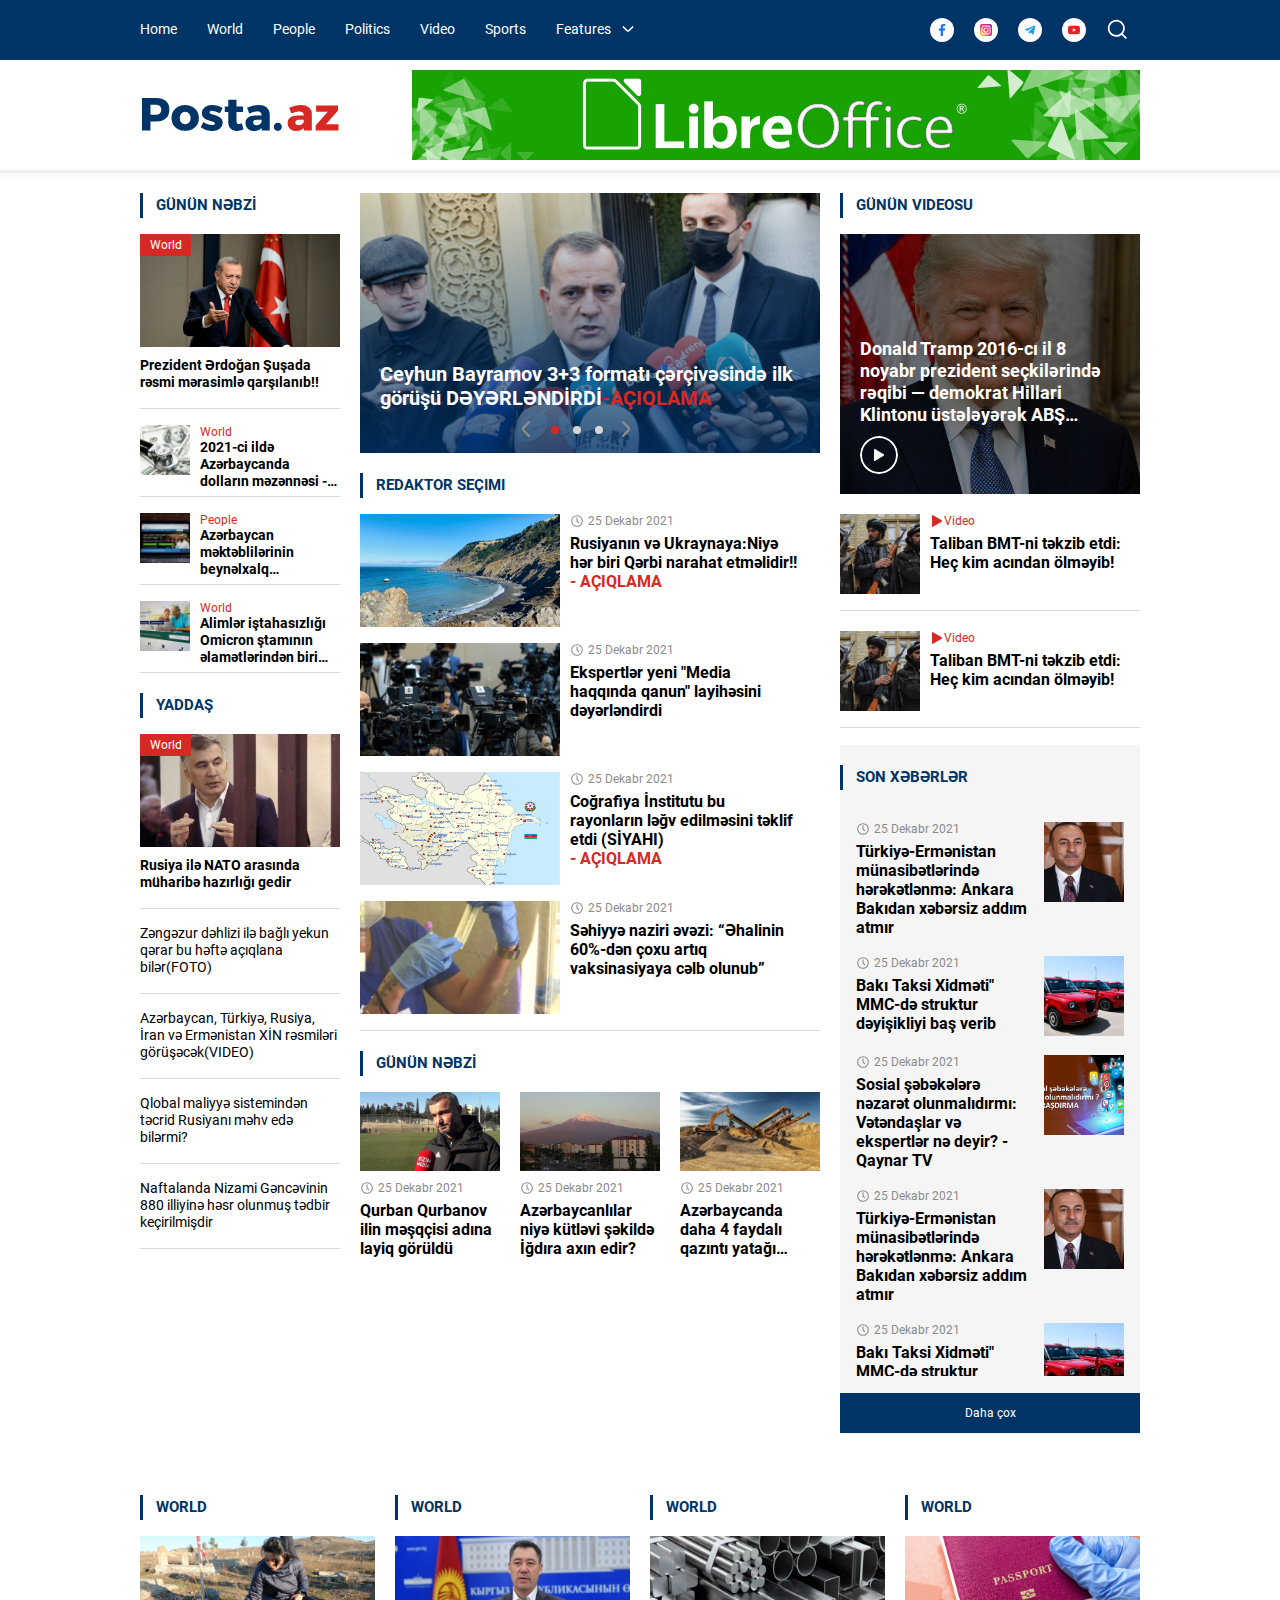
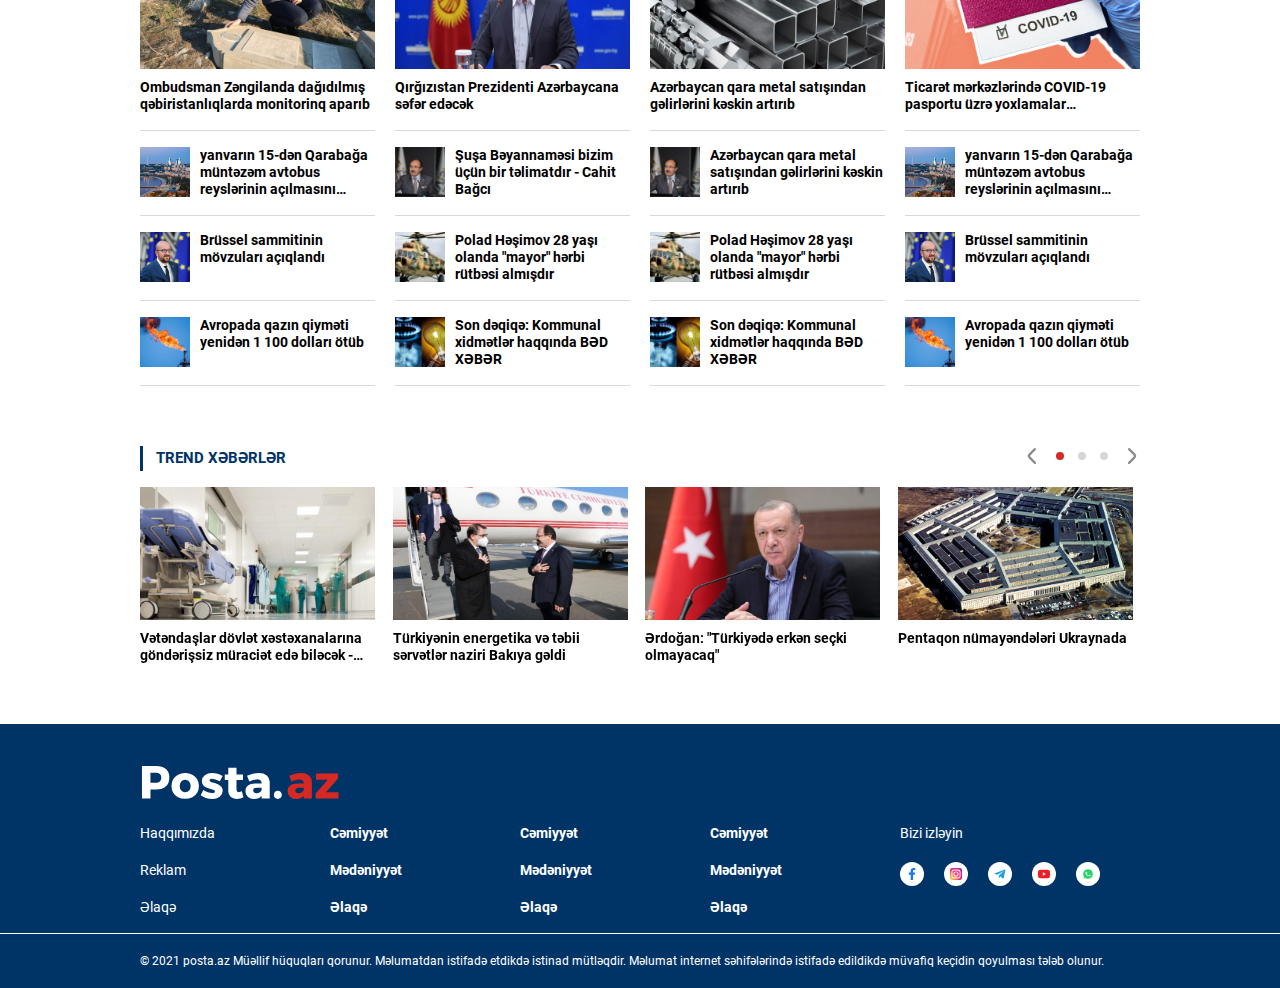
<file: post.az/index.html>
<!DOCTYPE html>
<html lang="en">
<head>
    <meta charset="UTF-8">
    <title>main</title>
    <link rel="stylesheet" href="css/owl.theme.default.min.css">
    <link rel="stylesheet" href="css/owl.carousel.min.css">
    <link rel="stylesheet" href="css/style.css">
    <script src="javascript/jquery-3.6.0.min.js"></script>
    <script src="javascript/owl.carousel.js"></script>
</head>
<body>
<div class="wrapper">
    <header>
        <div class="top_header">
            <div class="header_center">
                <div class="search-panel" id="search-panel">
                    <form action="#" method="#">
                        <input type="text" placeholder="Axtar.." name="query">
                        <button type="submit"></button>
                        <a href="#" id="close_panel" class="close_panel"></a>
                    </form>
                </div>
                <nav class="menu">
                    <ul>
                        <li><a href="#">Home</a></li>
                        <li><a href="#">World</a></li>
                        <li><a href="#">People</a></li>
                        <li><a href="#">Politics</a></li>
                        <li><a href="#">Video</a></li>
                        <li><a href="#">Sports</a></li>
                        <li class="under_menu_box clear_fix">
                            <a href="#">Features</a>
                            <ul class="under_menu clear_fix">
                                <li><a href="#">item1</a></li>
                                <li><a href="#">item2</a></li>
                                <li><a href="#">item3</a></li>
                                <li><a href="#">item4</a></li>
                                <li><a href="#">item5</a></li>
                            </ul>
                        </li>
                    </ul>
                </nav>
                <div class="social_networks">
                    <ul>
                        <li><a href="#"><img src="images/fbc.svg"></a></li>
                        <li><a href="#"><img src="images/insc.svg"></a></li>
                        <li><a href="#"><img src="images/tlgc_icon.svg"></a></li>
                        <li><a href="#"><img src="images/youtube_i.svg"></a></li>
                        <li><a href="#" id="open_panel"><button class="search"></button></a></li>
                    </ul>
                </div>
            </div>
        </div>
        <div class="header_bottom">
            <div class="header_center_bottom">
                <a href="#" class="main_logo">
                    <img src="images/m_logo.svg">
                </a>
                <div class="banner">
                    <img src="images/banner.png">
                </div>
            </div>
        </div>
    </header>
    <main>
        <div class="center_container">
            <section class="left_container">
                <h2 class="titels_for_block">GÜNÜN NƏBZİ</h2>
                <a href="#" class="special_news_block">
                    <div class="s_n_b_image">
                        <img src="images/erdogan.jpg">
                        <h6>World</h6>
                    </div>
                    <div class="s_n_b_text">
                        <p>Prezident Ərdoğan Şuşada rəsmi mərasimlə qarşılanıb!!</p>
                    </div>
                </a>
                <a href="#" class="current_news_items">
                    <div class="c_n_i_image">
                        <img src="images/module_image_1.png">
                    </div>
                    <div class="c_n_i_text">
                        <p>World</p>
                        <p>2021-ci ildə Azərbaycanda dolların məzənnəsi - Açıqlandı</p>
                    </div>


                </a>
                <a href="#" class="current_news_items">
                    <div class="c_n_i_image">
                        <img src="images/module_image_2.jpeg">
                    </div>
                    <div class="c_n_i_text">
                        <p>People</p>
                        <p>Azərbaycan məktəblilərinin beynəlxalq olimpiadada növbəti uğuru!!</p>
                    </div>


                </a>
                <a href="#" class="current_news_items">
                    <div class="c_n_i_image">
                        <img src="images/module_image_3.jpg">
                    </div>
                    <div class="c_n_i_text">
                        <p>World</p>
                        <p>Alimlər iştahasızlığı Omicron ştamının əlamətlərindən biri adlandırdı</p>
                    </div>
                </a>
                <h2 class="titels_for_block">YADDAŞ</h2>
                <a href="#" class="special_news_block">
                    <div class="s_n_b_image">
                        <img src="images/c_n_b_image_3.jpg">
                        <h6>World</h6>
                    </div>
                    <div class="s_n_b_text">
                        <p>Rusiya ilə NATO arasında müharibə hazırlığı gedir</p>
                    </div>
                </a>
                <div class="news_list">
                    <ul>
                        <li><a href="#">Zəngəzur dəhlizi ilə bağlı yekun qərar bu həftə açıqlana bilər(FOTO)</a></li>
                        <li><a href="#">Azərbaycan, Türkiyə, Rusiya, İran və Ermənistan XİN rəsmiləri görüşəcək(VIDEO)</a></li>
                        <li><a href="#">Qlobal maliyyə sistemindən təcrid Rusiyanı məhv edə bilərmi?</a></li>
                        <li><a href="#">Naftalanda Nizami Gəncəvinin 880 illiyinə həsr olunmuş tədbir keçirilmişdir</a></li>
                    </ul>

                </div>
            </section>
            <section class="center_section">
                <div class="main_slider">
                    <div class="owl-carousel owl-theme">
                        <div class="item">
                            <div class="main_slider_item">
                                <a href="#">
                                    <div class="main_slider_image">
                                        <img src="images/ceyhun_bayramov.jpg">
                                    </div>
                                    <div class="main_slider_title">
                                        <h3>Ceyhun Bayramov 3+3 formatı çərçivəsində ilk görüşü DƏYƏRLƏNDİRDİ<span>-AÇIQLAMA</span></h3>
                                    </div>
                                </a>
                            </div>

                        </div>
                        <div class="item">
                            <div class="main_slider_item">
                                <a href="#">
                                    <div class="main_slider_image">
                                        <img src="images/futbool.jpg">
                                    </div>
                                    <div class="main_slider_title">
                                        <h3>Çempionlar Liqasının 1/8 finalın püşkü atıldı - Messi ilə Ronaldo ÜZ-ÜZƏ</h3>
                                    </div>
                                </a>
                            </div>

                        </div>
                        <div class="item">
                            <div class="main_slider_item">
                                <a href="#">
                                    <div class="main_slider_image">
                                        <img src="images/m_s_1.jpg">
                                    </div>
                                    <div class="main_slider_title">
                                        <h3>Azərbaycan, Türkiyə, Rusiya, İran və Ermənistan XİN rəsmiləri görüşəcək</h3>
                                    </div>
                                </a>
                            </div>

                        </div>
                    </div>
                </div>
                <div class="center_news_container">
                    <h2 class="titels_for_block">Redaktor seçimi</h2>
                    <a href="#" class="center_news_items">
                        <div class="center_news_items_image">
                            <img src="images/c_p_1.jpg">
                        </div>
                        <div class="center_news_items_content">
                            <div class="date_and_clock">
                                <span class="clock"></span>
                                <span class="date">25 Dekabr 2021</span>
                            </div>
                            <div class="center_news_items_text">
                                <p>Rusiyanın və Ukraynaya:Niyə hər biri Qərbi narahat etməlidir!!
                                </p>
                                <span>- AÇIQLAMA</span>
                            </div>
                        </div>
                    </a>
                    <a href="#" class="center_news_items">
                        <div class="center_news_items_image">
                            <img src="images/media.jpg">
                        </div>
                        <div class="center_news_items_content">
                            <div class="date_and_clock">
                                <span class="clock"></span>
                                <span class="date">25 Dekabr 2021</span>
                            </div>
                            <div class="center_news_items_text">
                                <p> Ekspertlər yeni "Media haqqında qanun" layihəsini dəyərləndirdi</p>
                                <span></span>
                            </div>
                        </div>
                    </a>
                    <a href="#" class="center_news_items">
                        <div class="center_news_items_image">
                            <img src="images/Az_map.jpg">
                        </div>
                        <div class="center_news_items_content">
                            <div class="date_and_clock">
                                <span class="clock"></span>
                                <span class="date">25 Dekabr 2021</span>
                            </div>
                            <div class="center_news_items_text">
                                <p>Coğrafiya İnstitutu bu rayonların ləğv edilməsini təklif etdi (SİYAHI)</p>
                                <span>- AÇIQLAMA</span>
                            </div>
                        </div>
                    </a>
                    <a href="#" class="center_news_items">
                        <div class="center_news_items_image">
                            <img src="images/cv_19.png">
                        </div>
                        <div class="center_news_items_content">
                            <div class="date_and_clock">
                                <span class="clock"></span>
                                <span class="date">25 Dekabr 2021</span>
                            </div>
                            <div class="center_news_items_text">
                                <p>Səhiyyə naziri əvəzi: “Əhalinin 60%-dən çoxu artıq vaksinasiyaya cəlb olunub”</p>
                                <span></span>
                            </div>
                        </div>
                    </a>
                </div>
                <div class="center_news_block_container">
                    <h2 class="titels_for_block">GÜNÜN NƏBZİ</h2>
                    <div class="center_news_block">
                        <a href="#" class="c_n_inner_box">
                            <div class="c_n_inner_box_image">
                                <img src="images/s_s_image_1.jpg">
                            </div>
                            <div class="c_n_inner_box_content">
                                <div class="date_and_clock">
                                    <span class="clock"></span>
                                    <span class="date">25 Dekabr 2021</span>
                                </div>
                                <div class="center_news_items_text">
                                    <p>Qurban Qurbanov ilin məşqçisi adına layiq görüldü</p>
                                </div>

                            </div>
                        </a>
                        <a href="#" class="c_n_inner_box">
                            <div class="c_n_inner_box_image">
                                <img src="images/agri_dag.jpg">
                            </div>
                            <div class="c_n_inner_box_content">
                                <div class="date_and_clock">
                                    <span class="clock"></span>
                                    <span class="date">25 Dekabr 2021</span>
                                </div>
                                <div class="center_news_items_text">
                                    <p>Azərbaycanlılar niyə kütləvi şəkildə İğdıra axın edir?</p>
                                </div>
                            </div>
                        </a>
                        <a href="#" class="c_n_inner_box">
                            <div class="c_n_inner_box_image">
                                <img src="images/meden.jpg">
                            </div>
                            <div class="c_n_inner_box_content">
                                <div class="date_and_clock">
                                    <span class="clock"></span>
                                    <span class="date">25 Dekabr 2021</span>
                                </div>
                                <div class="center_news_items_text">
                                    <p>Azərbaycanda daha 4 faydalı qazıntı yatağı hərraca çıxarılır</p>
                                </div>
                            </div>
                        </a>
                    </div>
                </div>


            </section>
            <section class="right_section clear_fix">
                <div class="large_video_block clear_fix">
                    <h2 class="titels_for_block">Günün videosu</h2>
                    <a href="#" class="Exclusive_Videos">
                        <div class="Exclusive_Videos_image">
                            <img src="images/Donald_Trump.jpg">
                        </div>
                        <div class="play_box">
                            <img src="images/play_icon_b.svg">
                        </div>
                        <div class="Exclusive_Videos_content">
                            <p>Donald Tramp 2016-cı il 8 noyabr prezident seçkilərində rəqibi — demokrat Hillari Klintonu üstələyərək ABŞ prezidenti seçilib.</p>
                        </div>
                    </a>
                </div>
                <div class="small_video_container">
                    <a href="#" class="small_video_block">
                        <div class="small_video_block_image">
                            <img src="images/ada.jpg">
                        </div>
                        <div class="small_video_block_content">
                            <div class="small_play_box">
                                <img class="play_s" src="images/play_s.svg">
                                <span class="title_s_p">Video</span>
                            </div>
                            <div class="small_video_text">
                                <p>Taliban BMT-ni təkzib etdi: Heç kim acından ölməyib!</p>
                            </div>

                        </div>

                    </a>
                    <a href="#" class="small_video_block">
                        <div class="small_video_block_image">
                            <img src="images/ada.jpg">
                        </div>
                        <div class="small_video_block_content">
                            <div class="small_play_box">
                                <img class="play_s" src="images/play_s.svg">
                                <span class="title_s_p">Video</span>
                            </div>
                            <div class="small_video_text">
                                <p>Taliban BMT-ni təkzib etdi: Heç kim acından ölməyib!</p>
                            </div>

                        </div>

                    </a>
                </div>
                <div class="Latest_news_container clear_fix">
                    <h2 class="titels_for_block" style="margin-top: 0px">SON XƏBƏRLƏR</h2>
                    <div class="Latest_news_inner_boxs blogers_list">
                        <a href="#" class="Latest_news_block">
                            <div class="Latest_news_content">
                                <div class="date_and_clock">
                                    <span class="clock"></span>
                                    <span class="date">25 Dekabr 2021</span>
                                </div>
                                <div class="Latest_news_text">
                                    <p>Türkiyə-Ermənistan münasibətlərində hərəkətlənmə: Ankara Bakıdan xəbərsiz addım atmır</p>
                                </div>
                            </div>
                            <div class="Latest_news_image">
                                <img src="images/l_n_image_1.jpg">
                            </div>
                        </a>
                        <a href="#" class="Latest_news_block">
                            <div class="Latest_news_content">
                                <div class="date_and_clock">
                                    <span class="clock"></span>
                                    <span class="date">25 Dekabr 2021</span>
                                </div>
                                <div class="Latest_news_text">
                                    <p>Bakı Taksi Xidməti" MMC-də struktur dəyişikliyi baş verib</p>
                                </div>
                            </div>
                            <div class="Latest_news_image">
                                <img src="images/l_n_image_2.jpg">
                            </div>
                        </a>
                        <a href="#" class="Latest_news_block">
                            <div class="Latest_news_content">
                                <div class="date_and_clock">
                                    <span class="clock"></span>
                                    <span class="date">25 Dekabr 2021</span>
                                </div>
                                <div class="Latest_news_text">
                                    <p>Sosial şəbəkələrə nəzarət olunmalıdırmı: Vətəndaşlar və ekspertlər nə deyir? - Qaynar TV</p>
                                </div>
                            </div>
                            <div class="Latest_news_image">
                                <img src="images/l_n_image_3.jpg">
                            </div>
                        </a>
                        <a href="#" class="Latest_news_block">
                            <div class="Latest_news_content">
                                <div class="date_and_clock">
                                    <span class="clock"></span>
                                    <span class="date">25 Dekabr 2021</span>
                                </div>
                                <div class="Latest_news_text">
                                    <p>Türkiyə-Ermənistan münasibətlərində hərəkətlənmə: Ankara Bakıdan xəbərsiz addım atmır</p>
                                </div>
                            </div>
                            <div class="Latest_news_image">
                                <img src="images/l_n_image_1.jpg">
                            </div>
                        </a>
                        <a href="#" class="Latest_news_block">
                            <div class="Latest_news_content">
                                <div class="date_and_clock">
                                    <span class="clock"></span>
                                    <span class="date">25 Dekabr 2021</span>
                                </div>
                                <div class="Latest_news_text">
                                    <p>Bakı Taksi Xidməti" MMC-də struktur dəyişikliyi baş verib</p>
                                </div>
                            </div>
                            <div class="Latest_news_image">
                                <img src="images/l_n_image_2.jpg">
                            </div>
                        </a>
                        <a href="#" class="Latest_news_block">
                            <div class="Latest_news_content">
                                <div class="date_and_clock">
                                    <span class="clock"></span>
                                    <span class="date">25 Dekabr 2021</span>
                                </div>
                                <div class="Latest_news_text">
                                    <p>Sosial şəbəkələrə nəzarət olunmalıdırmı: Vətəndaşlar və ekspertlər nə deyir? - Qaynar TV</p>
                                </div>
                            </div>
                            <div class="Latest_news_image">
                                <img src="images/l_n_image_3.jpg">
                            </div>
                        </a>
                        <a href="#" class="Latest_news_block">
                            <div class="Latest_news_content">
                                <div class="date_and_clock">
                                    <span class="clock"></span>
                                    <span class="date">25 Dekabr 2021</span>
                                </div>
                                <div class="Latest_news_text">
                                    <p>Türkiyə-Ermənistan münasibətlərində hərəkətlənmə: Ankara Bakıdan xəbərsiz addım atmır</p>
                                </div>
                            </div>
                            <div class="Latest_news_image">
                                <img src="images/l_n_image_1.jpg">
                            </div>
                        </a>
                        <a href="#" class="Latest_news_block">
                            <div class="Latest_news_content">
                                <div class="date_and_clock">
                                    <span class="clock"></span>
                                    <span class="date">25 Dekabr 2021</span>
                                </div>
                                <div class="Latest_news_text">
                                    <p>Bakı Taksi Xidməti" MMC-də struktur dəyişikliyi baş verib</p>
                                </div>
                            </div>
                            <div class="Latest_news_image">
                                <img src="images/l_n_image_2.jpg">
                            </div>
                        </a>
                        <a href="#" class="Latest_news_block">
                            <div class="Latest_news_content">
                                <div class="date_and_clock">
                                    <span class="clock"></span>
                                    <span class="date">25 Dekabr 2021</span>
                                </div>
                                <div class="Latest_news_text">
                                    <p>Sosial şəbəkələrə nəzarət olunmalıdırmı: Vətəndaşlar və ekspertlər nə deyir? - Qaynar TV</p>
                                </div>
                            </div>
                            <div class="Latest_news_image">
                                <img src="images/l_n_image_3.jpg">
                            </div>
                        </a>
                    </div>
                    <div class="Latest_news_button_box clear_fix">
                        <a href="#" class="Latest_news_button">Daha çox</a>
                    </div>
                </div>
            </section>
            <section class="center_news_columns_container">
                <div class="center_news_colums clear_fix">
                    <h2 class="titels_for_block clear_fix">WORLD</h2>
                    <a href="#" class="colums_main_news">
                        <div class="colums_main_news_image">
                            <img src="images/c_i_1.jpg">
                        </div>
                        <div class="colums_main_news_text">
                            <p>Ombudsman Zəngilanda dağıdılmış qəbiristanlıqlarda monitorinq aparıb</p>
                        </div>
                    </a>
                    <div class="center_news_lists clear_fix">
                        <ul>
                            <li class="clear_fix">
                                <a href="#">
                                    <div class="center_news_lists_image">
                                        <img src="images/inner.jpg">
                                    </div>
                                    <div class="center_news_lists_text">
                                        <p>yanvarın 15-dən Qarabağa müntəzəm avtobus reyslərinin açılmasını planlaşdırır</p>
                                    </div>
                                </a>
                            </li>
                            <li class="clear_fix">
                                <a href="#">
                                    <div class="center_news_lists_image">
                                        <img src="images/inner_5.jpg">
                                    </div>
                                    <div class="center_news_lists_text">
                                        <p>Brüssel sammitinin mövzuları açıqlandı</p>
                                    </div>
                                </a>
                            </li>
                            <li class="clear_fix">
                                <a href="#">
                                    <div class="center_news_lists_image">
                                        <img src="images/inner_10.jpg">
                                    </div>
                                    <div class="center_news_lists_text">
                                        <p>Avropada qazın qiyməti yenidən 1 100 dolları ötüb</p>
                                    </div>
                                </a>
                            </li>
                        </ul>
                    </div>
                </div>
                <div class="center_news_colums clear_fix">
                    <h2 class="titels_for_block clear_fix">WORLD</h2>
                    <a href="#" class="colums_main_news">
                        <div class="colums_main_news_image">
                            <img src="images/c_i_2.jpg">
                        </div>
                        <div class="colums_main_news_text">
                            <p>Qırğızıstan Prezidenti Azərbaycana səfər edəcək</p>
                        </div>
                    </a>
                    <div class="center_news_lists clear_fix">
                        <ul>
                            <li class="clear_fix">
                                <a href="#">
                                    <div class="center_news_lists_image">
                                        <img src="images/inner_1.jpg">
                                    </div>
                                    <div class="center_news_lists_text">
                                        <p>Şuşa Bəyannaməsi bizim üçün bir təlimatdır - Cahit Bağcı</p>
                                    </div>
                                </a>
                            </li>
                            <li class="clear_fix">
                                <a href="#">
                                    <div class="center_news_lists_image">
                                        <img src="images/inner_6.jpg">
                                    </div>
                                    <div class="center_news_lists_text">
                                        <p>Polad Həşimov 28 yaşı olanda "mayor" hərbi rütbəsi almışdır</p>
                                    </div>
                                </a>
                            </li>
                            <li class="clear_fix">
                                <a href="#">
                                    <div class="center_news_lists_image">
                                        <img src="images/inner_11.jpg">
                                    </div>
                                    <div class="center_news_lists_text">
                                        <p>Son dəqiqə: Kommunal xidmətlər haqqında BƏD XƏBƏR</p>
                                    </div>
                                </a>
                            </li>
                        </ul>
                    </div>
                </div>
                <div class="center_news_colums clear_fix">
                    <h2 class="titels_for_block clear_fix">WORLD</h2>
                    <a href="#" class="colums_main_news">
                        <div class="colums_main_news_image">
                            <img src="images/c_i_3.jpg">
                        </div>
                        <div class="colums_main_news_text">
                            <p>Azərbaycan qara metal satışından gəlirlərini kəskin artırıb</p>
                        </div>
                    </a>
                    <div class="center_news_lists clear_fix">
                        <ul>
                            <li class="clear_fix">
                                <a href="#">
                                    <div class="center_news_lists_image">
                                        <img src="images/inner_1.jpg">
                                    </div>
                                    <div class="center_news_lists_text">
                                        <p>Azərbaycan qara metal satışından gəlirlərini kəskin artırıb</p>
                                    </div>
                                </a>
                            </li>
                            <li class="clear_fix">
                                <a href="#">
                                    <div class="center_news_lists_image">
                                        <img src="images/inner_6.jpg">
                                    </div>
                                    <div class="center_news_lists_text">
                                        <p>Polad Həşimov 28 yaşı olanda "mayor" hərbi rütbəsi almışdır</p>
                                    </div>
                                </a>
                            </li>
                            <li class="clear_fix">
                                <a href="#">
                                    <div class="center_news_lists_image">
                                        <img src="images/inner_11.jpg">
                                    </div>
                                    <div class="center_news_lists_text">
                                        <p>Son dəqiqə: Kommunal xidmətlər haqqında BƏD XƏBƏR</p>
                                    </div>
                                </a>
                            </li>
                        </ul>
                    </div>
                </div>
                <div class="center_news_colums clear_fix">
                    <h2 class="titels_for_block clear_fix">WORLD</h2>
                    <a href="#" class="colums_main_news">
                        <div class="colums_main_news_image">
                            <img src="images/c_i_4.png">
                        </div>
                        <div class="colums_main_news_text">
                            <p>Ticarət mərkəzlərində COVID-19 pasportu üzrə yoxlamalar sürətləndirilib</p>
                        </div>
                    </a>
                    <div class="center_news_lists clear_fix">
                        <ul>
                            <li class="clear_fix">
                                <a href="#">
                                    <div class="center_news_lists_image">
                                        <img src="images/inner.jpg">
                                    </div>
                                    <div class="center_news_lists_text">
                                        <p>yanvarın 15-dən Qarabağa müntəzəm avtobus reyslərinin açılmasını planlaşdırır</p>
                                    </div>
                                </a>
                            </li>
                            <li class="clear_fix">
                                <a href="#">
                                    <div class="center_news_lists_image">
                                        <img src="images/inner_5.jpg">
                                    </div>
                                    <div class="center_news_lists_text">
                                        <p>Brüssel sammitinin mövzuları açıqlandı</p>
                                    </div>
                                </a>
                            </li>
                            <li class="clear_fix">
                                <a href="#">
                                    <div class="center_news_lists_image">
                                        <img src="images/inner_10.jpg">
                                    </div>
                                    <div class="center_news_lists_text">
                                        <p>Avropada qazın qiyməti yenidən 1 100 dolları ötüb</p>
                                    </div>
                                </a>
                            </li>
                        </ul>
                    </div>
                </div>
            </section>
            <section class="small_slider">
                <div class="small_slider_container">
                    <h2 class="titels_for_block">TREND XƏBƏRLƏR</h2>
                    <div class="owl-carousel owl-theme">
                        <div class="item">
                            <a href="#" class="small_slider_box">
                                <div class="small_slider_image">
                                    <img src="images/s_s_i_1.jpg">
                                </div>
                                <div class="small_slider_text">
                                    <p>Vətəndaşlar dövlət xəstəxanalarına göndərişsiz müraciət edə biləcək - RƏSMİ</p>
                                </div>
                            </a>
                        </div>
                        <div class="item">
                            <a href="#" class="small_slider_box">
                                <div class="small_slider_image">
                                    <img src="images/s_s_i_2.jpg">
                                </div>
                                <div class="small_slider_text">
                                    <p>Türkiyənin energetika və təbii sərvətlər naziri Bakıya gəldi</p>
                                </div>
                            </a>
                        </div>
                        <div class="item">
                            <a href="#" class="small_slider_box">
                                <div class="small_slider_image">
                                    <img src="images/s_s_i_3.jpg">
                                </div>
                                <div class="small_slider_text">
                                    <p>Ərdoğan: "Türkiyədə erkən seçki olmayacaq"</p>
                                </div>
                            </a>
                        </div>
                        <div class="item">
                            <a href="#" class="small_slider_box">
                                <div class="small_slider_image">
                                    <img src="images/s_s_i_4.jpg">
                                </div>
                                <div class="small_slider_text">
                                    <p>Pentaqon nümayəndələri Ukraynada</p>
                                </div>
                            </a>
                        </div>
                        <div class="item">
                            <a href="#" class="small_slider_box">
                                <div class="small_slider_image">
                                    <img src="images/s_s_i_1.jpg">
                                </div>
                                <div class="small_slider_text">
                                    <p>Vətəndaşlar dövlət xəstəxanalarına göndərişsiz müraciət edə biləcək - RƏSMİ</p>
                                </div>
                            </a>
                        </div>
                        <div class="item">
                            <a href="#" class="small_slider_box">
                                <div class="small_slider_image">
                                    <img src="images/s_s_i_2.jpg">
                                </div>
                                <div class="small_slider_text">
                                    <p>Türkiyənin energetika və təbii sərvətlər naziri Bakıya gəldi</p>
                                </div>
                            </a>
                        </div>
                        <div class="item">
                            <a href="#" class="small_slider_box">
                                <div class="small_slider_image">
                                    <img src="images/s_s_i_3.jpg">
                                </div>
                                <div class="small_slider_text">
                                    <p>Ərdoğan: "Türkiyədə erkən seçki olmayacaq"</p>
                                </div>
                            </a>
                        </div>
                        <div class="item">
                            <a href="#" class="small_slider_box">
                                <div class="small_slider_image">
                                    <img src="images/s_s_i_4.jpg">
                                </div>
                                <div class="small_slider_text">
                                    <p>Pentaqon nümayəndələri Ukraynada</p>
                                </div>
                            </a>
                        </div>
                        <div class="item">
                            <a href="#" class="small_slider_box">
                                <div class="small_slider_image">
                                    <img src="images/s_s_i_1.jpg">
                                </div>
                                <div class="small_slider_text">
                                    <p>Vətəndaşlar dövlət xəstəxanalarına göndərişsiz müraciət edə biləcək - RƏSMİ</p>
                                </div>
                            </a>
                        </div>
                        <div class="item">
                            <a href="#" class="small_slider_box">
                                <div class="small_slider_image">
                                    <img src="images/s_s_i_2.jpg">
                                </div>
                                <div class="small_slider_text">
                                    <p>Türkiyənin energetika və təbii sərvətlər naziri Bakıya gəldi</p>
                                </div>
                            </a>
                        </div>
                        <div class="item">
                            <a href="#" class="small_slider_box">
                                <div class="small_slider_image">
                                    <img src="images/s_s_i_3.jpg">
                                </div>
                                <div class="small_slider_text">
                                    <p>Ərdoğan: "Türkiyədə erkən seçki olmayacaq"</p>
                                </div>
                            </a>
                        </div>
                        <div class="item">
                            <a href="#" class="small_slider_box">
                                <div class="small_slider_image">
                                    <img src="images/s_s_i_4.jpg">
                                </div>
                                <div class="small_slider_text">
                                    <p>Pentaqon nümayəndələri Ukraynada</p>
                                </div>
                            </a>
                        </div>
                    </div>
                </div>
            </section>

        </div>
    </main>
    <footer class="footer">
        <div class="footer_center">
            <div class="footer_logo">
                <img src="images/footer_m_logo.svg">
            </div>
            <div class="footer_top_container clear_fix">
                <div class="footer_about_contact_box clear_fix">
                    <ul>
                        <li><a href="#">Haqqımızda</a></li>
                        <li><a href="#">Reklam</a></li>
                        <li><a href="#">Əlaqə</a></li>
                    </ul>
                </div>
                    <ul class="footer_menu_box">
                        <li><a href="#">Cəmiyyət</a></li>
                        <li><a href="">Mədəniyyət</a></li>
                        <li><a href="">Əlaqə</a></li>
                    </ul>
                    <ul class="footer_menu_box">
                        <li><a href="#">Cəmiyyət</a></li>
                        <li><a href="">Mədəniyyət</a></li>
                        <li><a href="">Əlaqə</a></li>
                    </ul>
                    <ul class="footer_menu_box">
                        <li><a href="#">Cəmiyyət</a></li>
                        <li><a href="">Mədəniyyət</a></li>
                        <li><a href="">Əlaqə</a></li>
                    </ul>


                <div class="social_network_footer clear_fix">
                    <div class="title_footer">
                        <h3>Bizi izləyin</h3>
                    </div>
                    <div class="footer_social_icon clear_fix">
                        <ul class="clear_fix">
                            <li><a href="#"><img src="images/fbc.svg"></a></li>
                            <li><a href="#"><img src="images/insc.svg"></a></li>
                            <li><a href="#"><img src="images/tlgc_icon.svg"></a></li>
                            <li><a href="#"><img src="images/youtube_i.svg"></a></li>
                            <li><a href="#"><img src="images/whatsapp_icon.png"></a></li>
                        </ul>
                    </div>
                </div>

            </div>
        </div>
        <div class="footer_bottom_container">
            <div class="copyright">
                <p>
                    © 2021 posta.az Müəllif hüquqları qorunur. Məlumatdan istifadə etdikdə istinad mütləqdir.
                    Məlumat internet səhifələrində istifadə edildikdə müvafiq keçidin qoyulması tələb olunur.
                </p>
            </div>
        </div>
    </footer>
</div>
<script src="javascript/Myscript.js"></script>
</body>
</html>
</file>
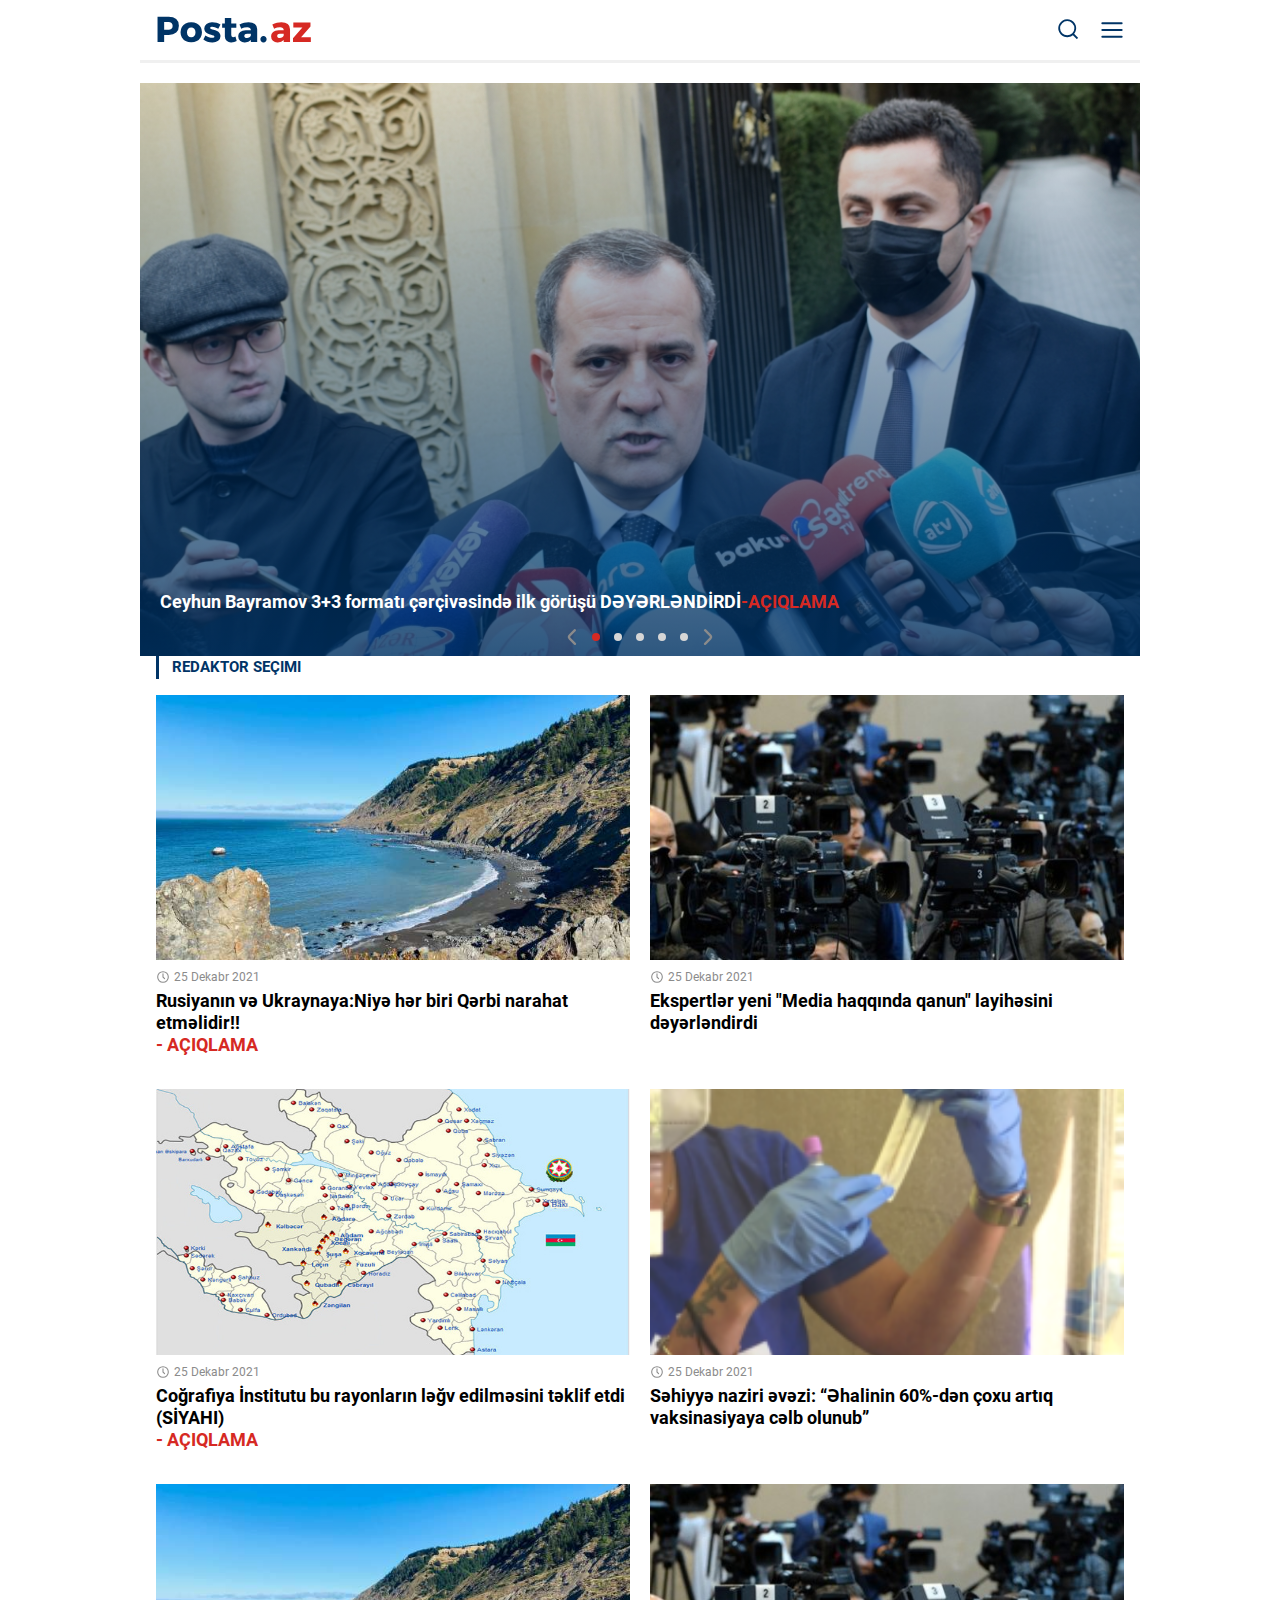
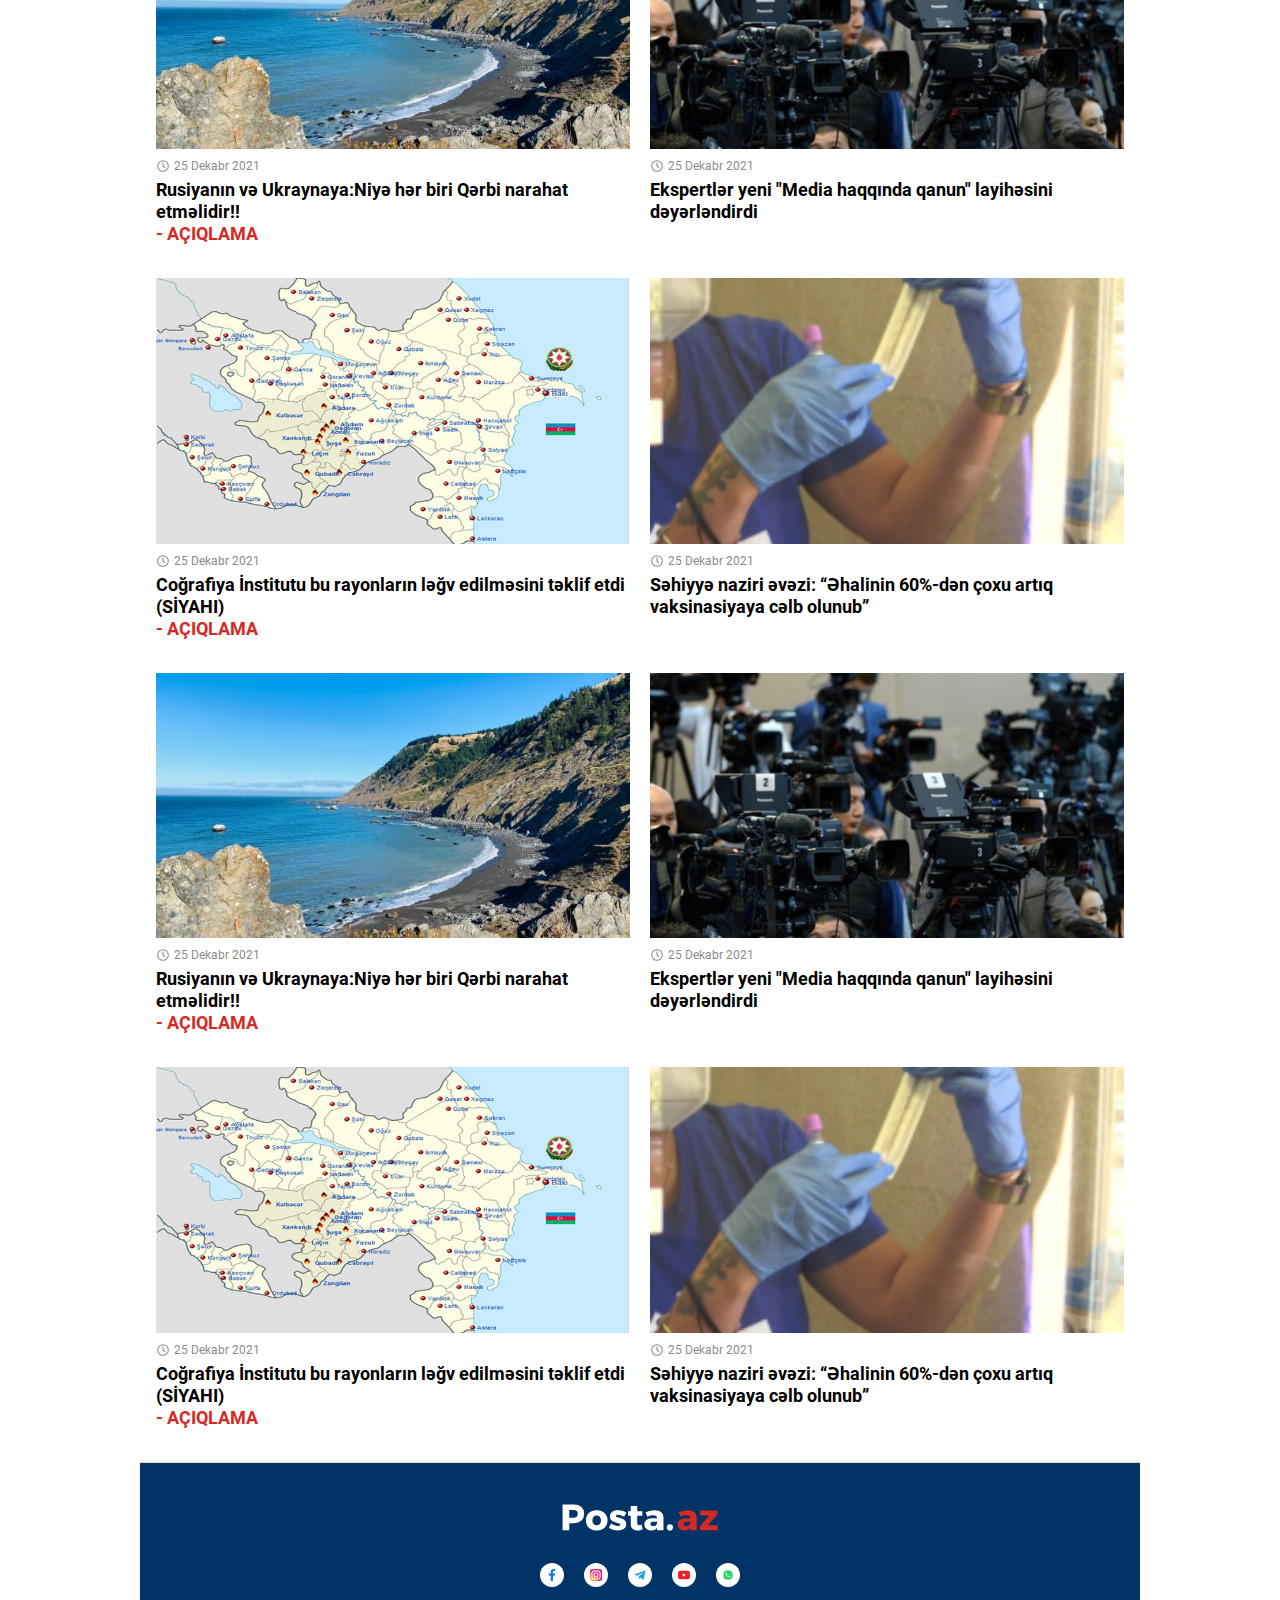
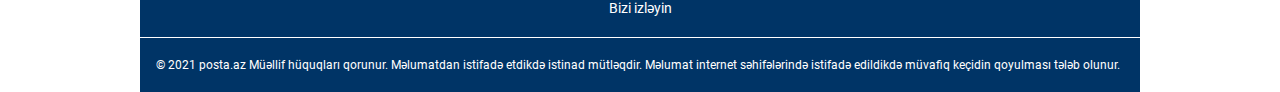
<file: post.az_mobil/index.html>
<!DOCTYPE html>
<html lang="en">
<head>
    <meta charset="UTF-8">
    <meta name="viewport" content="width=device-width, initial-scale=1.0">
    <title>main</title>
    <link rel="stylesheet" href="css/owl.theme.default.min.css">
    <link rel="stylesheet" href="css/owl.carousel.min.css">
    <link rel="stylesheet" href="css/style.css">
    <link rel="stylesheet" href="css/responsive.css">
    <script src="javascript/jquery-3.6.0.min.js"></script>
    <script src="javascript/owl.carousel.js"></script>
</head>
<body>
<div class="wrapper">
    <header>
        <div class="mobil_menu_box" id="mobil_menu_box">
            <div class="mobil_menu_box_header">
                <a href="#" class="main_logo">
                    <img src="images/m_logo.svg">
                </a>
                <div class="social_networks">
                    <ul>
                        <li><a href="#" id="open_panel_2"><button class="search"></button></a></li>
                    </ul>
                </div>
                <div class="mobil_m_c_icon" id="mobil_m_c_icon">
                    <img src="images/search_m_i.svg">
                </div>
                <div class="search-panel" id="search-panel_2">
                    <form action="#" method="#">
                        <input type="text" placeholder="Axtar.." name="query">
                        <button type="submit"></button>
                        <a href="#" id="close_panel_2" class="close_panel"></a>
                    </form>
                </div>
            </div>
            <div class="mobil_menu_box_links">
                <div class="menu_scrool">
                    <ul>
                        <li><a href="#" >Home</a></li>
                        <li><a href="#" >World</a></li>
                        <li><a href="#" >People</a></li>
                        <li><a href="#" >Politics</a></li>
                        <li><a href="#" >Video</a></li>
                        <li><a href="#" >Sports</a></li>
                        <li><a href="#" >Features</a></li>
                    </ul>
                </div>
            </div>
            <div class="footer_mobil_box clear_fix">
                <div class="footer_mobil_box_top clear_fix">
                    <ul>
                        <li><a href="#">Haqqımızda</a></li>
                        <li><a href="#">Reklam</a></li>
                        <li><a href="#">Əlaqə</a></li>
                    </ul>
                </div>
                <div class="footer_mobil_box_bottom clear_fix">
                    <ul>
                        <li><a href="#"><img src="images/fbc.svg"></a></li>
                        <li><a href="#"><img src="images/insc.svg"></a></li>
                        <li><a href="#"><img src="images/tlgc_icon.svg"></a></li>
                        <li><a href="#"><img src="images/youtube_i.svg"></a></li>
                        <li><a href="#"><img src="images/whatsapp_icon.png"></a></li>
                    </ul>


                </div>


            </div>
        </div>
        <div class="header_mobil_container clear_fix">
                <a href="#" class="main_logo">
                    <img src="images/m_logo.svg">
                </a>
                <div class="search-panel" id="search-panel">
                    <form action="#" method="#">
                        <input type="text" placeholder="Axtar.." name="query">
                        <button type="submit"></button>
                        <a href="#" id="close_panel" class="close_panel"></a>
                    </form>
                </div>
                <div class="social_networks">
                    <ul>
                        <li><a href="#" id="open_panel"><button class="search"></button></a></li>
                    </ul>
                </div>
                <div class="mobil_menu_icon" id="mobil_menu_icon">
                    <img src="images/menu_m_i.svg">
                </div>
            </div>
    </header>
    <main>
        <div class="center_container">
            <section class="center_section">
                <div class="main_slider">
                    <div class="owl-carousel owl-theme">
                        <div class="item">
                            <div class="main_slider_item">
                                <a href="#">
                                    <div class="main_slider_image">
                                        <img src="images/ceyhun_bayramov.jpg">
                                    </div>
                                    <div class="main_slider_title">
                                        <h3>Ceyhun Bayramov 3+3 formatı çərçivəsində ilk görüşü DƏYƏRLƏNDİRDİ<span>-AÇIQLAMA</span></h3>
                                    </div>
                                </a>
                            </div>

                        </div>
                        <div class="item">
                            <div class="main_slider_item">
                                <a href="#">
                                    <div class="main_slider_image">
                                        <img src="images/futbool.jpg">
                                    </div>
                                    <div class="main_slider_title">
                                        <h3>Çempionlar Liqasının 1/8 finalın püşkü atıldı - Messi ilə Ronaldo ÜZ-ÜZƏ</h3>
                                    </div>
                                </a>
                            </div>

                        </div>
                        <div class="item">
                            <div class="main_slider_item">
                                <a href="#">
                                    <div class="main_slider_image">
                                        <img src="images/m_s_1.jpg">
                                    </div>
                                    <div class="main_slider_title">
                                        <h3>Azərbaycan, Türkiyə, Rusiya, İran və Ermənistan XİN rəsmiləri görüşəcək</h3>
                                    </div>
                                </a>
                            </div>

                        </div>
                        <div class="item">
                            <div class="main_slider_item">
                                <a href="#">
                                    <div class="main_slider_image">
                                        <img src="images/ceyhun_bayramov.jpg">
                                    </div>
                                    <div class="main_slider_title">
                                        <h3>Ceyhun Bayramov 3+3 formatı çərçivəsində ilk görüşü DƏYƏRLƏNDİRDİ<span>-AÇIQLAMA</span></h3>
                                    </div>
                                </a>
                            </div>

                        </div>
                        <div class="item">
                            <div class="main_slider_item">
                                <a href="#">
                                    <div class="main_slider_image">
                                        <img src="images/futbool.jpg">
                                    </div>
                                    <div class="main_slider_title">
                                        <h3>Çempionlar Liqasının 1/8 finalın püşkü atıldı - Messi ilə Ronaldo ÜZ-ÜZƏ</h3>
                                    </div>
                                </a>
                            </div>

                        </div>
                    </div>
                </div>
                <div class="center_news_container">
                    <h2 class="titels_for_block">Redaktor seçimi</h2>
                    <div class="center_news_items_container clear_fix">
                        <div class="center_news_row">
                            <div class="center_news_column">
                                <a href="#" class="center_news_items">
                                    <div class="center_news_items_image">
                                        <img src="images/c_p_1.jpg">
                                    </div>
                                    <div class="center_news_items_content">
                                        <div class="date_and_clock m_b">
                                            <span class="clock"></span>
                                            <span class="date">25 Dekabr 2021</span>
                                        </div>
                                        <div class="center_news_items_text">
                                            <p>Rusiyanın və Ukraynaya:Niyə hər biri Qərbi narahat etməlidir!!
                                            </p>
                                            <span>- AÇIQLAMA</span>
                                        </div>
                                    </div>
                                </a>
                            </div>
                            <div class="center_news_column">
                                <a href="#" class="center_news_items">
                                    <div class="center_news_items_image">
                                        <img src="images/media.jpg">
                                    </div>
                                    <div class="center_news_items_content">
                                        <div class="date_and_clock m_b">
                                            <span class="clock"></span>
                                            <span class="date">25 Dekabr 2021</span>
                                        </div>
                                        <div class="center_news_items_text">
                                            <p> Ekspertlər yeni "Media haqqında qanun" layihəsini dəyərləndirdi</p>
                                            <span></span>
                                        </div>
                                    </div>
                                </a>
                            </div>
                            <div class="center_news_column">
                                <a href="#" class="center_news_items">
                                    <div class="center_news_items_image">
                                        <img src="images/Az_map.jpg">
                                    </div>
                                    <div class="center_news_items_content">
                                        <div class="date_and_clock m_b">
                                            <span class="clock"></span>
                                            <span class="date">25 Dekabr 2021</span>
                                        </div>
                                        <div class="center_news_items_text">
                                            <p>Coğrafiya İnstitutu bu rayonların ləğv edilməsini təklif etdi (SİYAHI)</p>
                                            <span>- AÇIQLAMA</span>
                                        </div>
                                    </div>
                                </a>
                            </div>
                            <div class="center_news_column">
                                <a href="#" class="center_news_items">
                                    <div class="center_news_items_image">
                                        <img src="images/cv_19.png">
                                    </div>
                                    <div class="center_news_items_content">
                                        <div class="date_and_clock m_b">
                                            <span class="clock"></span>
                                            <span class="date">25 Dekabr 2021</span>
                                        </div>
                                        <div class="center_news_items_text">
                                            <p>Səhiyyə naziri əvəzi: “Əhalinin 60%-dən çoxu artıq vaksinasiyaya cəlb olunub”</p>
                                            <span></span>
                                        </div>
                                    </div>
                                </a>
                            </div>
                            <div class="center_news_column">
                                <a href="#" class="center_news_items">
                                    <div class="center_news_items_image">
                                        <img src="images/c_p_1.jpg">
                                    </div>
                                    <div class="center_news_items_content">
                                        <div class="date_and_clock m_b">
                                            <span class="clock"></span>
                                            <span class="date">25 Dekabr 2021</span>
                                        </div>
                                        <div class="center_news_items_text">
                                            <p>Rusiyanın və Ukraynaya:Niyə hər biri Qərbi narahat etməlidir!!
                                            </p>
                                            <span>- AÇIQLAMA</span>
                                        </div>
                                    </div>
                                </a>
                            </div>
                            <div class="center_news_column">
                                <a href="#" class="center_news_items">
                                    <div class="center_news_items_image">
                                        <img src="images/media.jpg">
                                    </div>
                                    <div class="center_news_items_content">
                                        <div class="date_and_clock m_b">
                                            <span class="clock"></span>
                                            <span class="date">25 Dekabr 2021</span>
                                        </div>
                                        <div class="center_news_items_text">
                                            <p> Ekspertlər yeni "Media haqqında qanun" layihəsini dəyərləndirdi</p>
                                            <span></span>
                                        </div>
                                    </div>
                                </a>
                            </div>
                            <div class="center_news_column">
                                <a href="#" class="center_news_items">
                                    <div class="center_news_items_image">
                                        <img src="images/Az_map.jpg">
                                    </div>
                                    <div class="center_news_items_content">
                                        <div class="date_and_clock m_b">
                                            <span class="clock"></span>
                                            <span class="date">25 Dekabr 2021</span>
                                        </div>
                                        <div class="center_news_items_text">
                                            <p>Coğrafiya İnstitutu bu rayonların ləğv edilməsini təklif etdi (SİYAHI)</p>
                                            <span>- AÇIQLAMA</span>
                                        </div>
                                    </div>
                                </a>
                            </div>
                            <div class="center_news_column">
                                <a href="#" class="center_news_items">
                                    <div class="center_news_items_image">
                                        <img src="images/cv_19.png">
                                    </div>
                                    <div class="center_news_items_content">
                                        <div class="date_and_clock m_b">
                                            <span class="clock"></span>
                                            <span class="date">25 Dekabr 2021</span>
                                        </div>
                                        <div class="center_news_items_text">
                                            <p>Səhiyyə naziri əvəzi: “Əhalinin 60%-dən çoxu artıq vaksinasiyaya cəlb olunub”</p>
                                            <span></span>
                                        </div>
                                    </div>
                                </a>
                            </div>
                            <div class="center_news_column">
                                <a href="#" class="center_news_items">
                                    <div class="center_news_items_image">
                                        <img src="images/c_p_1.jpg">
                                    </div>
                                    <div class="center_news_items_content">
                                        <div class="date_and_clock m_b">
                                            <span class="clock"></span>
                                            <span class="date">25 Dekabr 2021</span>
                                        </div>
                                        <div class="center_news_items_text">
                                            <p>Rusiyanın və Ukraynaya:Niyə hər biri Qərbi narahat etməlidir!!
                                            </p>
                                            <span>- AÇIQLAMA</span>
                                        </div>
                                    </div>
                                </a>
                            </div>
                            <div class="center_news_column">
                                <a href="#" class="center_news_items">
                                    <div class="center_news_items_image">
                                        <img src="images/media.jpg">
                                    </div>
                                    <div class="center_news_items_content">
                                        <div class="date_and_clock m_b">
                                            <span class="clock"></span>
                                            <span class="date">25 Dekabr 2021</span>
                                        </div>
                                        <div class="center_news_items_text">
                                            <p> Ekspertlər yeni "Media haqqında qanun" layihəsini dəyərləndirdi</p>
                                            <span></span>
                                        </div>
                                    </div>
                                </a>
                            </div>
                            <div class="center_news_column">
                                <a href="#" class="center_news_items">
                                    <div class="center_news_items_image">
                                        <img src="images/Az_map.jpg">
                                    </div>
                                    <div class="center_news_items_content">
                                        <div class="date_and_clock m_b">
                                            <span class="clock"></span>
                                            <span class="date">25 Dekabr 2021</span>
                                        </div>
                                        <div class="center_news_items_text">
                                            <p>Coğrafiya İnstitutu bu rayonların ləğv edilməsini təklif etdi (SİYAHI)</p>
                                            <span>- AÇIQLAMA</span>
                                        </div>
                                    </div>
                                </a>
                            </div>
                            <div class="center_news_column">
                                <a href="#" class="center_news_items">
                                    <div class="center_news_items_image">
                                        <img src="images/cv_19.png">
                                    </div>
                                    <div class="center_news_items_content">
                                        <div class="date_and_clock m_b">
                                            <span class="clock"></span>
                                            <span class="date">25 Dekabr 2021</span>
                                        </div>
                                        <div class="center_news_items_text">
                                            <p>Səhiyyə naziri əvəzi: “Əhalinin 60%-dən çoxu artıq vaksinasiyaya cəlb olunub”</p>
                                            <span></span>
                                        </div>
                                    </div>
                                </a>
                            </div>

                        </div>
                    </div>

                </div>
            </section>


        </div>
    </main>
    <footer class="footer clear_fix">
        <div class="footer_mobil clear_fix">
            <div class="footer_logo">
                <img src="images/footer_m_logo.svg">
            </div>
            <div class="social_network_footer clear_fix">
                <div class="title_footer">
                    <h3>Bizi izləyin</h3>
                </div>
                <div class="footer_social_icon clear_fix">
                    <ul class="clear_fix">
                        <li><a href="#"><img src="images/fbc.svg"></a></li>
                        <li><a href="#"><img src="images/insc.svg"></a></li>
                        <li><a href="#"><img src="images/tlgc_icon.svg"></a></li>
                        <li><a href="#"><img src="images/youtube_i.svg"></a></li>
                        <li><a href="#"><img src="images/whatsapp_icon.png"></a></li>
                    </ul>
                </div>
            </div>
        </div>
        <div class="footer_bottom_container">
            <div class="copyright">
                <p>
                    © 2021 posta.az Müəllif hüquqları qorunur. Məlumatdan istifadə etdikdə istinad mütləqdir.
                    Məlumat internet səhifələrində istifadə edildikdə müvafiq keçidin qoyulması tələb olunur.
                </p>
            </div>
        </div>
    </footer>
</div>
<script src="javascript/Myscript.js"></script>
</body>
</html>
</file>
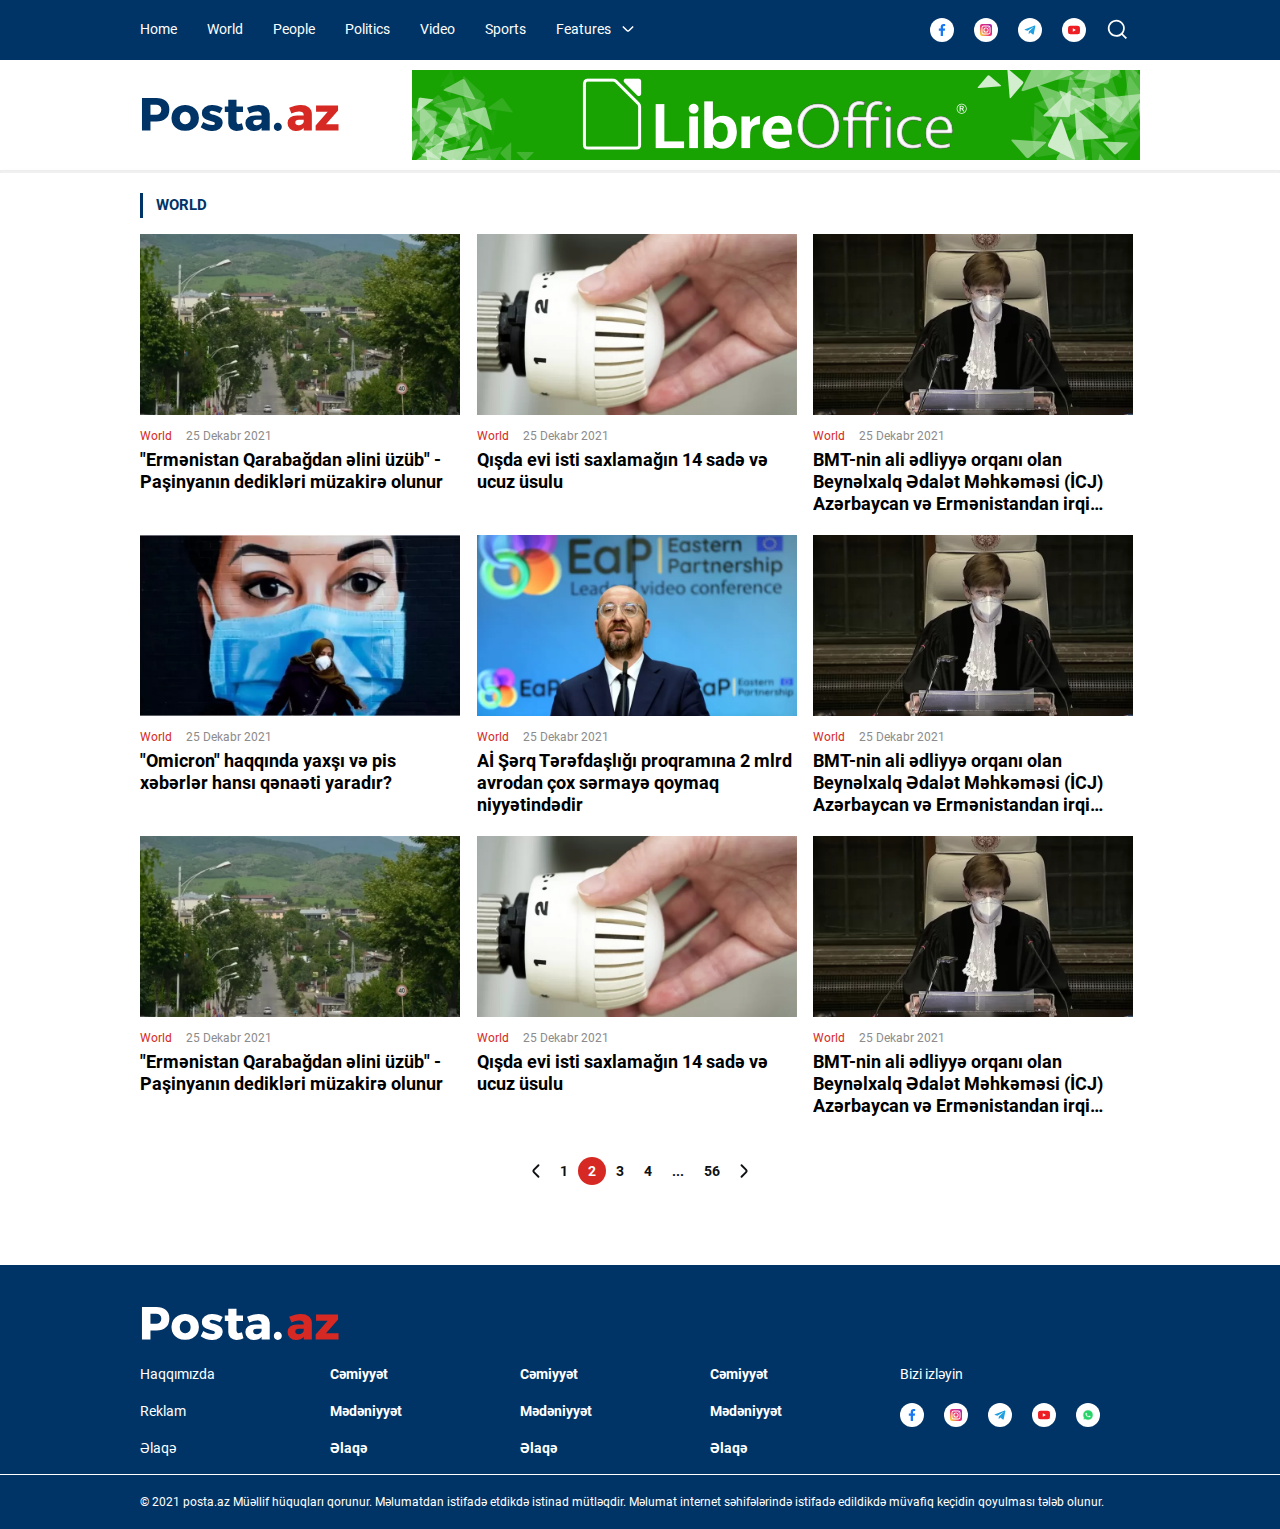
<file: post.az/category_page.html>
<!DOCTYPE html>
<html lang="en">
<head>
    <meta charset="UTF-8">
    <title>category_page</title>
    <link rel="stylesheet" href="css/owl.theme.default.min.css">
    <link rel="stylesheet" href="css/owl.carousel.min.css">
    <link rel="stylesheet" href="css/style.css">
    <script src="javascript/jquery-3.6.0.min.js"></script>
    <script src="javascript/owl.carousel.js"></script>
</head>
<body>
<div class="wrapper">
    <header>
        <div class="top_header">
            <div class="header_center">
                <div class="search-panel" id="search-panel">
                    <form action="#" method="#">
                        <input type="text" placeholder="Axtar.." name="query">
                        <button type="submit"></button>
                        <a href="#" id="close_panel" class="close_panel"></a>
                    </form>
                </div>
                <nav class="menu">
                    <ul>
                        <li><a href="#">Home</a></li>
                        <li><a href="#">World</a></li>
                        <li><a href="#">People</a></li>
                        <li><a href="#">Politics</a></li>
                        <li><a href="#">Video</a></li>
                        <li><a href="#">Sports</a></li>
                        <li class="under_menu_box clear_fix">
                            <a href="#">Features</a>
                            <ul class="under_menu clear_fix">
                                <li><a href="#">item1</a></li>
                                <li><a href="#">item2</a></li>
                                <li><a href="#">item3</a></li>
                                <li><a href="#">item4</a></li>
                                <li><a href="#">item5</a></li>
                            </ul>
                        </li>
                    </ul>
                </nav>
                <div class="social_networks">
                    <ul>
                        <li><a href="#"><img src="images/fbc.svg"></a></li>
                        <li><a href="#"><img src="images/insc.svg"></a></li>
                        <li><a href="#"><img src="images/tlgc_icon.svg"></a></li>
                        <li><a href="#"><img src="images/youtube_i.svg"></a></li>
                        <li><a href="#" id="open_panel"><button class="search"></button></a></li>
                    </ul>
                </div>
            </div>
        </div>
        <div class="header_bottom">
            <div class="header_center_bottom">
                <a href="#" class="main_logo">
                    <img src="images/m_logo.svg">
                </a>
                <div class="banner">
                    <img src="images/banner.png">
                </div>
            </div>
        </div>
    </header>
    <main>
        <div class="center_container clear_fix">
            <div class="category_page_container clear_fix">
                <h2 class="titels_for_block">WORLD</h2>
                <div class="category_page_inner_container">
                    <a href="#" class="category_page_blocks clear_fix">
                        <div class="category_blocks_image">
                            <img src="images/c_b_i_1.jpg">
                        </div>
                        <div class="category_blocks_date">
                            <span>World</span>
                            <span>25 Dekabr 2021</span>
                        </div>
                        <div class="category_blocks_text">
                            <p>
                                "Ermənistan Qarabağdan əlini üzüb" - Paşinyanın dedikləri müzakirə olunur
                            </p>

                        </div>
                    </a>
                    <a href="#" class="category_page_blocks clear_fix">
                        <div class="category_blocks_image">
                            <img src="images/c_b_i_2.jpg">
                        </div>
                        <div class="category_blocks_date">
                            <span>World</span>
                            <span>25 Dekabr 2021</span>
                        </div>
                        <div class="category_blocks_text">
                            <p>
                                Qışda evi isti saxlamağın 14 sadə və ucuz üsulu
                            </p>

                        </div>
                    </a>
                    <a href="#" class="category_page_blocks clear_fix">
                        <div class="category_blocks_image">
                            <img src="images/c_b_i_3.png">
                        </div>
                        <div class="category_blocks_date">
                            <span>World</span>
                            <span>25 Dekabr 2021</span>
                        </div>
                        <div class="category_blocks_text">
                            <p>
                                BMT-nin ali ədliyyə orqanı olan Beynəlxalq Ədalət Məhkəməsi (İCJ) Azərbaycan və
                                Ermənistandan irqi zəmində nifrətin qızışdırılmasına son qoymağı tələb edib.
                            </p>

                        </div>
                    </a>
                    <a href="#" class="category_page_blocks clear_fix">
                        <div class="category_blocks_image">
                            <img src="images/c_b_i_4.jpg">
                        </div>
                        <div class="category_blocks_date">
                            <span>World</span>
                            <span>25 Dekabr 2021</span>
                        </div>
                        <div class="category_blocks_text">
                            <p>
                                "Omicron" haqqında yaxşı və pis xəbərlər hansı qənaəti yaradır?
                            </p>

                        </div>
                    </a>
                    <a href="#" class="category_page_blocks clear_fix">
                        <div class="category_blocks_image">
                            <img src="images/c_b_i_5.jpg">
                        </div>
                        <div class="category_blocks_date">
                            <span>World</span>
                            <span>25 Dekabr 2021</span>
                        </div>
                        <div class="category_blocks_text">
                            <p>
                                Aİ Şərq Tərəfdaşlığı proqramına 2 mlrd avrodan çox sərmayə qoymaq niyyətindədir
                            </p>

                        </div>
                    </a>
                    <a href="#" class="category_page_blocks clear_fix">
                        <div class="category_blocks_image">
                            <img src="images/c_b_i_3.png">
                        </div>
                        <div class="category_blocks_date">
                            <span>World</span>
                            <span>25 Dekabr 2021</span>
                        </div>
                        <div class="category_blocks_text">
                            <p>
                                BMT-nin ali ədliyyə orqanı olan Beynəlxalq Ədalət Məhkəməsi (İCJ) Azərbaycan və
                                Ermənistandan irqi zəmində nifrətin qızışdırılmasına son qoymağı tələb edib.
                            </p>

                        </div>
                    </a>
                    <a href="#" class="category_page_blocks clear_fix">
                        <div class="category_blocks_image">
                            <img src="images/c_b_i_1.jpg">
                        </div>
                        <div class="category_blocks_date">
                            <span>World</span>
                            <span>25 Dekabr 2021</span>
                        </div>
                        <div class="category_blocks_text">
                            <p>
                                "Ermənistan Qarabağdan əlini üzüb" - Paşinyanın dedikləri müzakirə olunur
                            </p>

                        </div>
                    </a>
                    <a href="#" class="category_page_blocks clear_fix">
                        <div class="category_blocks_image">
                            <img src="images/c_b_i_2.jpg">
                        </div>
                        <div class="category_blocks_date">
                            <span>World</span>
                            <span>25 Dekabr 2021</span>
                        </div>
                        <div class="category_blocks_text">
                            <p>
                                Qışda evi isti saxlamağın 14 sadə və ucuz üsulu
                            </p>

                        </div>
                    </a>
                    <a href="#" class="category_page_blocks clear_fix">
                        <div class="category_blocks_image">
                            <img src="images/c_b_i_3.png">
                        </div>
                        <div class="category_blocks_date">
                            <span>World</span>
                            <span>25 Dekabr 2021</span>
                        </div>
                        <div class="category_blocks_text">
                            <p>
                                BMT-nin ali ədliyyə orqanı olan Beynəlxalq Ədalət Məhkəməsi (İCJ) Azərbaycan və
                                Ermənistandan irqi zəmində nifrətin qızışdırılmasına son qoymağı tələb edib.
                            </p>

                        </div>
                    </a>
                    <div class="pagination_box">
                        <div class="pagination clear_fix">
                            <a href="#"><img src="images/p_left_icon.svg"></a>
                            <a href="#">1</a>
                            <a href="#" class="active">2</a>
                            <a href="#">3</a>
                            <a href="#">4</a>
                            <a href="#">...</a>
                            <a href="#">56</a>
                            <a href="#"><img src="images/p_right_icon.svg"></a>
                        </div>
                    </div>
                </div>
            </div>
        </div>
    </main>
</div>
<footer class="footer">
    <div class="footer_center">
        <div class="footer_logo">
            <img src="images/footer_m_logo.svg">
        </div>
        <div class="footer_top_container clear_fix">
            <div class="footer_about_contact_box clear_fix">
                <ul>
                    <li><a href="#">Haqqımızda</a></li>
                    <li><a href="#">Reklam</a></li>
                    <li><a href="#">Əlaqə</a></li>
                </ul>
            </div>
            <ul class="footer_menu_box">
                <li><a href="#">Cəmiyyət</a></li>
                <li><a href="">Mədəniyyət</a></li>
                <li><a href="">Əlaqə</a></li>
            </ul>
            <ul class="footer_menu_box">
                <li><a href="#">Cəmiyyət</a></li>
                <li><a href="">Mədəniyyət</a></li>
                <li><a href="">Əlaqə</a></li>
            </ul>
            <ul class="footer_menu_box">
                <li><a href="#">Cəmiyyət</a></li>
                <li><a href="">Mədəniyyət</a></li>
                <li><a href="">Əlaqə</a></li>
            </ul>


            <div class="social_network_footer clear_fix">
                <div class="title_footer">
                    <h3>Bizi izləyin</h3>
                </div>
                <div class="footer_social_icon clear_fix">
                    <ul class="clear_fix">
                        <li><a href="#"><img src="images/fbc.svg"></a></li>
                        <li><a href="#"><img src="images/insc.svg"></a></li>
                        <li><a href="#"><img src="images/tlgc_icon.svg"></a></li>
                        <li><a href="#"><img src="images/youtube_i.svg"></a></li>
                        <li><a href="#"><img src="images/whatsapp_icon.png"></a></li>
                    </ul>
                </div>
            </div>

        </div>
    </div>
    <div class="footer_bottom_container">
        <div class="copyright">
            <p>
                © 2021 posta.az Müəllif hüquqları qorunur. Məlumatdan istifadə etdikdə istinad mütləqdir.
                Məlumat internet səhifələrində istifadə edildikdə müvafiq keçidin qoyulması tələb olunur.
            </p>
        </div>
    </div>
</footer>
<script src="javascript/Myscript.js"></script>
</body>
</html>
</file>
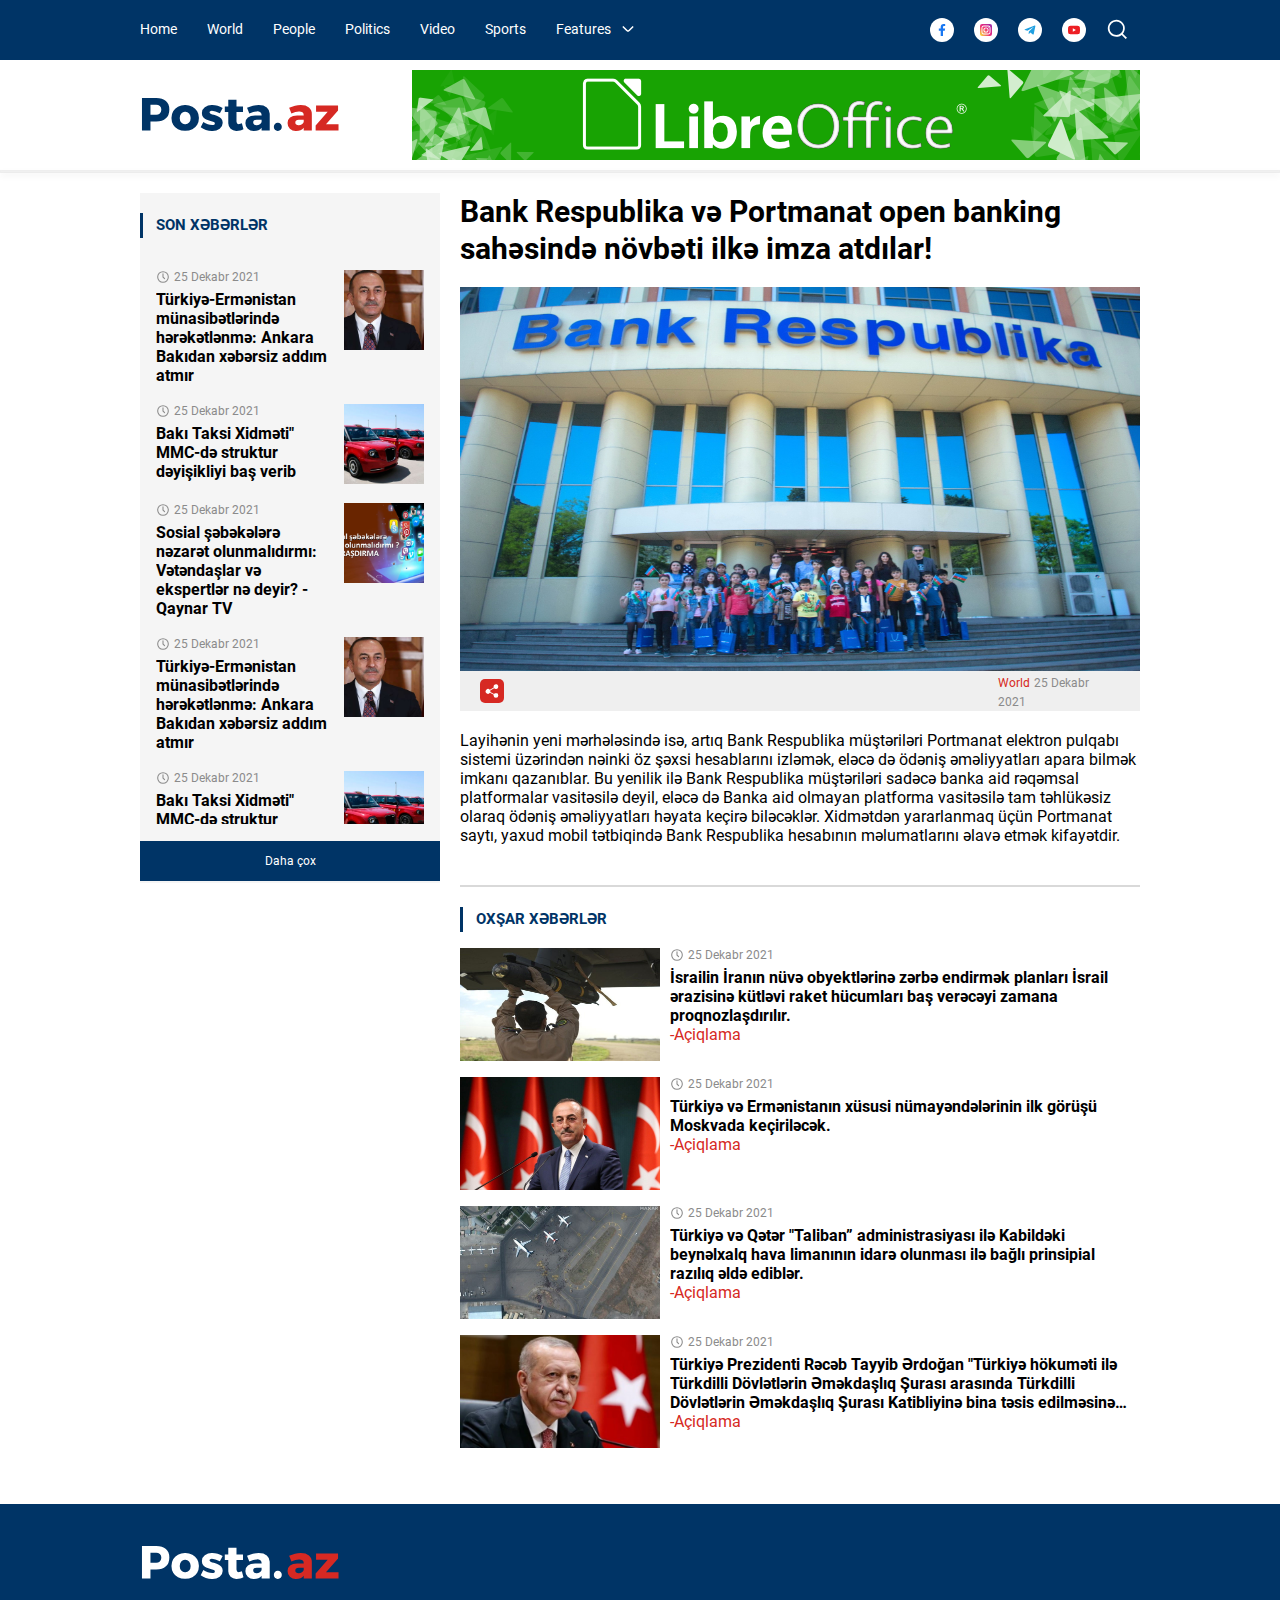
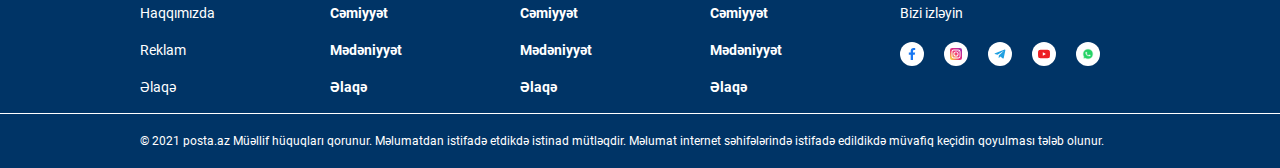
<file: post.az/fullstory.html>
<!DOCTYPE html>
<html lang="en">
<head>
    <meta charset="UTF-8">
    <title>fullstory</title>
    <link rel="stylesheet" href="css/owl.theme.default.min.css">
    <link rel="stylesheet" href="css/owl.carousel.min.css">
    <link rel="stylesheet" href="css/style.css">
    <script src="javascript/jquery-3.6.0.min.js"></script>
    <script src="javascript/owl.carousel.js"></script>
</head>
<body>
<div class="wrapper">
    <header>
        <div class="top_header">
            <div class="header_center">
                <div class="search-panel" id="search-panel">
                    <form action="#" method="#">
                        <input type="text" placeholder="Axtar.." name="query">
                        <button type="submit"></button>
                        <a href="#" id="close_panel" class="close_panel"></a>
                    </form>
                </div>
                <nav class="menu">
                    <ul>
                        <li><a href="#">Home</a></li>
                        <li><a href="#">World</a></li>
                        <li><a href="#">People</a></li>
                        <li><a href="#">Politics</a></li>
                        <li><a href="#">Video</a></li>
                        <li><a href="#">Sports</a></li>
                        <li class="under_menu_box clear_fix">
                            <a href="#">Features</a>
                            <ul class="under_menu clear_fix">
                                <li><a href="#">item1</a></li>
                                <li><a href="#">item2</a></li>
                                <li><a href="#">item3</a></li>
                                <li><a href="#">item4</a></li>
                                <li><a href="#">item5</a></li>
                            </ul>
                        </li>
                    </ul>
                </nav>
                <div class="social_networks">
                    <ul>
                        <li><a href="#"><img src="images/fbc.svg"></a></li>
                        <li><a href="#"><img src="images/insc.svg"></a></li>
                        <li><a href="#"><img src="images/tlgc_icon.svg"></a></li>
                        <li><a href="#"><img src="images/youtube_i.svg"></a></li>
                        <li><a href="#" id="open_panel"><button class="search"></button></a></li>
                    </ul>
                </div>
            </div>
        </div>
        <div class="header_bottom">
            <div class="header_center_bottom">
                <a href="#" class="main_logo">
                    <img src="images/m_logo.svg">
                </a>
                <div class="banner">
                    <img src="images/banner.png">
                </div>
            </div>
        </div>
    </header>
    <main>
        <div class="center_container">
            <aside class="full_left_container">
                <div class="Latest_news_container clear_fix">
                    <h2 class="titels_for_block" style="margin-top: 0px">SON XƏBƏRLƏR</h2>
                    <div class="Latest_news_inner_boxs blogers_list">
                        <a href="#" class="Latest_news_block">
                            <div class="Latest_news_content">
                                <div class="date_and_clock">
                                    <span class="clock"></span>
                                    <span class="date">25 Dekabr 2021</span>
                                </div>
                                <div class="Latest_news_text">
                                    <p>Türkiyə-Ermənistan münasibətlərində hərəkətlənmə: Ankara Bakıdan xəbərsiz addım atmır</p>
                                </div>
                            </div>
                            <div class="Latest_news_image">
                                <img src="images/l_n_image_1.jpg">
                            </div>
                        </a>
                        <a href="#" class="Latest_news_block">
                            <div class="Latest_news_content">
                                <div class="date_and_clock">
                                    <span class="clock"></span>
                                    <span class="date">25 Dekabr 2021</span>
                                </div>
                                <div class="Latest_news_text">
                                    <p>Bakı Taksi Xidməti" MMC-də struktur dəyişikliyi baş verib</p>
                                </div>
                            </div>
                            <div class="Latest_news_image">
                                <img src="images/l_n_image_2.jpg">
                            </div>
                        </a>
                        <a href="#" class="Latest_news_block">
                            <div class="Latest_news_content">
                                <div class="date_and_clock">
                                    <span class="clock"></span>
                                    <span class="date">25 Dekabr 2021</span>
                                </div>
                                <div class="Latest_news_text">
                                    <p>Sosial şəbəkələrə nəzarət olunmalıdırmı: Vətəndaşlar və ekspertlər nə deyir? - Qaynar TV</p>
                                </div>
                            </div>
                            <div class="Latest_news_image">
                                <img src="images/l_n_image_3.jpg">
                            </div>
                        </a>
                        <a href="#" class="Latest_news_block">
                            <div class="Latest_news_content">
                                <div class="date_and_clock">
                                    <span class="clock"></span>
                                    <span class="date">25 Dekabr 2021</span>
                                </div>
                                <div class="Latest_news_text">
                                    <p>Türkiyə-Ermənistan münasibətlərində hərəkətlənmə: Ankara Bakıdan xəbərsiz addım atmır</p>
                                </div>
                            </div>
                            <div class="Latest_news_image">
                                <img src="images/l_n_image_1.jpg">
                            </div>
                        </a>
                        <a href="#" class="Latest_news_block">
                            <div class="Latest_news_content">
                                <div class="date_and_clock">
                                    <span class="clock"></span>
                                    <span class="date">25 Dekabr 2021</span>
                                </div>
                                <div class="Latest_news_text">
                                    <p>Bakı Taksi Xidməti" MMC-də struktur dəyişikliyi baş verib</p>
                                </div>
                            </div>
                            <div class="Latest_news_image">
                                <img src="images/l_n_image_2.jpg">
                            </div>
                        </a>
                        <a href="#" class="Latest_news_block">
                            <div class="Latest_news_content">
                                <div class="date_and_clock">
                                    <span class="clock"></span>
                                    <span class="date">25 Dekabr 2021</span>
                                </div>
                                <div class="Latest_news_text">
                                    <p>Sosial şəbəkələrə nəzarət olunmalıdırmı: Vətəndaşlar və ekspertlər nə deyir? - Qaynar TV</p>
                                </div>
                            </div>
                            <div class="Latest_news_image">
                                <img src="images/l_n_image_3.jpg">
                            </div>
                        </a>
                        <a href="#" class="Latest_news_block">
                            <div class="Latest_news_content">
                                <div class="date_and_clock">
                                    <span class="clock"></span>
                                    <span class="date">25 Dekabr 2021</span>
                                </div>
                                <div class="Latest_news_text">
                                    <p>Türkiyə-Ermənistan münasibətlərində hərəkətlənmə: Ankara Bakıdan xəbərsiz addım atmır</p>
                                </div>
                            </div>
                            <div class="Latest_news_image">
                                <img src="images/l_n_image_1.jpg">
                            </div>
                        </a>
                        <a href="#" class="Latest_news_block">
                            <div class="Latest_news_content">
                                <div class="date_and_clock">
                                    <span class="clock"></span>
                                    <span class="date">25 Dekabr 2021</span>
                                </div>
                                <div class="Latest_news_text">
                                    <p>Bakı Taksi Xidməti" MMC-də struktur dəyişikliyi baş verib</p>
                                </div>
                            </div>
                            <div class="Latest_news_image">
                                <img src="images/l_n_image_2.jpg">
                            </div>
                        </a>
                        <a href="#" class="Latest_news_block">
                            <div class="Latest_news_content">
                                <div class="date_and_clock">
                                    <span class="clock"></span>
                                    <span class="date">25 Dekabr 2021</span>
                                </div>
                                <div class="Latest_news_text">
                                    <p>Sosial şəbəkələrə nəzarət olunmalıdırmı: Vətəndaşlar və ekspertlər nə deyir? - Qaynar TV</p>
                                </div>
                            </div>
                            <div class="Latest_news_image">
                                <img src="images/l_n_image_3.jpg">
                            </div>
                        </a>
                    </div>
                    <div class="Latest_news_button_box clear_fix">
                        <a href="#" class="Latest_news_button">Daha çox</a>
                    </div>
                </div>

            </aside>
            <section class="main_new_container">
                <div class="fullstory_main_new_content">
                    <div class="fullstory_main_title">
                        <h2>Bank Respublika və Portmanat open banking sahəsində növbəti ilkə imza atdılar!</h2>
                    </div>
                    <div class="full_image">
                        <img src="images/b_r.jpg">
                    </div>
                    <div class="share_and_date">
                        <a href="#" class="share_button"><img src="images/share_icon.svg"></a>
                        <div class="f_date_and_f_category">
                            <span class="f_category">World</span>
                            <span class="f_date">25 Dekabr 2021</span>
                        </div>
                    </div>
                    <article class="article_full_story">
                        Layihənin yeni mərhələsində isə, artıq Bank Respublika müştəriləri Portmanat elektron
                        pulqabı sistemi üzərindən nəinki öz şəxsi hesablarını izləmək, eləcə də ödəniş əməliyyatları
                        apara bilmək imkanı qazanıblar. Bu yenilik ilə Bank Respublika müştəriləri sadəcə banka aid
                        rəqəmsal platformalar vasitəsilə deyil, eləcə də Banka aid olmayan platforma vasitəsilə tam
                        təhlükəsiz olaraq ödəniş əməliyyatları həyata keçirə biləcəklər. Xidmətdən yararlanmaq üçün
                        Portmanat saytı,
                        yaxud mobil tətbiqində Bank Respublika hesabının məlumatlarını əlavə etmək kifayətdir.
                    </article>

                </div>
                <div class="fullstory_video_blocks_container clear_fix">
                    <h2 class="titels_for_block clear_fix">OXŞAR XƏBƏRLƏR</h2>
                    <div class="fullstory_video_box">
                        <a href="#" class="fullstory_video_blocks clear_fix">
                            <div class="fullstory_image_box">
                                <img src="images/f_v_b_1.jpg">
                            </div>
                            <div class="fullstory_content_box">
                                <div class="date_and_clock">
                                    <span class="clock"></span>
                                    <span class="date">25 Dekabr 2021</span>
                                </div>
                                <div class="fullstory_text">
                                    <p>
                                        İsrailin İranın nüvə obyektlərinə zərbə endirmək planları İsrail ərazisinə kütləvi raket
                                        hücumları baş verəcəyi zamana proqnozlaşdırılır.
                                    </p>
                                    <span>-Açiqlama</span>
                                </div>

                            </div>
                        </a>
                        <a href="#" class="fullstory_video_blocks clear_fix">
                            <div class="fullstory_image_box">
                                <img src="images/f_v_b_2.jpg">
                            </div>
                            <div class="fullstory_content_box">
                                <div class="date_and_clock">
                                    <span class="clock"></span>
                                    <span class="date">25 Dekabr 2021</span>
                                </div>
                                <div class="fullstory_text">
                                    <p>
                                        Türkiyə və Ermənistanın xüsusi nümayəndələrinin ilk görüşü Moskvada keçiriləcək.
                                    </p>
                                    <span>-Açiqlama</span>
                                </div>

                            </div>
                        </a>
                        <a href="#" class="fullstory_video_blocks clear_fix">
                            <div class="fullstory_image_box">
                                <img src="images/f_v_b_3.jpg">
                            </div>
                            <div class="fullstory_content_box">
                                <div class="date_and_clock">
                                    <span class="clock"></span>
                                    <span class="date">25 Dekabr 2021</span>
                                </div>
                                <div class="fullstory_text">
                                    <p>
                                        Türkiyə və Qətər "Taliban” administrasiyası ilə Kabildəki beynəlxalq hava limanının
                                        idarə olunması ilə bağlı prinsipial razılıq əldə ediblər.
                                    </p>
                                    <span>-Açiqlama</span>
                                </div>

                            </div>
                        </a>
                        <a href="#" class="fullstory_video_blocks clear_fix">
                            <div class="fullstory_image_box">
                                <img src="images/f_v_b_4.jpg">
                            </div>
                            <div class="fullstory_content_box">
                                <div class="date_and_clock">
                                    <span class="clock"></span>
                                    <span class="date">25 Dekabr 2021</span>
                                </div>
                                <div class="fullstory_text">
                                    <p>
                                        Türkiyə Prezidenti Rəcəb Tayyib Ərdoğan "Türkiyə hökuməti ilə Türkdilli Dövlətlərin
                                        Əməkdaşlıq Şurası arasında Türkdilli Dövlətlərin Əməkdaşlıq Şurası Katibliyinə bina
                                        təsis edilməsinə dair Protokolu” təsdiqləyib.
                                    </p>
                                    <span>-Açiqlama</span>
                                </div>

                            </div>
                        </a>
                    </div>
                </div>
            </section>
        </div>
    </main>
    <footer class="footer">
        <div class="footer_center">
            <div class="footer_logo">
                <img src="images/footer_m_logo.svg">
            </div>
            <div class="footer_top_container clear_fix">
                <div class="footer_about_contact_box clear_fix">
                    <ul>
                        <li><a href="#">Haqqımızda</a></li>
                        <li><a href="#">Reklam</a></li>
                        <li><a href="#">Əlaqə</a></li>
                    </ul>
                </div>
                <ul class="footer_menu_box">
                    <li><a href="#">Cəmiyyət</a></li>
                    <li><a href="">Mədəniyyət</a></li>
                    <li><a href="">Əlaqə</a></li>
                </ul>
                <ul class="footer_menu_box">
                    <li><a href="#">Cəmiyyət</a></li>
                    <li><a href="">Mədəniyyət</a></li>
                    <li><a href="">Əlaqə</a></li>
                </ul>
                <ul class="footer_menu_box">
                    <li><a href="#">Cəmiyyət</a></li>
                    <li><a href="">Mədəniyyət</a></li>
                    <li><a href="">Əlaqə</a></li>
                </ul>


                <div class="social_network_footer clear_fix">
                    <div class="title_footer">
                        <h3>Bizi izləyin</h3>
                    </div>
                    <div class="footer_social_icon clear_fix">
                        <ul class="clear_fix">
                            <li><a href="#"><img src="images/fbc.svg"></a></li>
                            <li><a href="#"><img src="images/insc.svg"></a></li>
                            <li><a href="#"><img src="images/tlgc_icon.svg"></a></li>
                            <li><a href="#"><img src="images/youtube_i.svg"></a></li>
                            <li><a href="#"><img src="images/whatsapp_icon.png"></a></li>
                        </ul>
                    </div>
                </div>

            </div>
        </div>
        <div class="footer_bottom_container">
            <div class="copyright">
                <p>
                    © 2021 posta.az Müəllif hüquqları qorunur. Məlumatdan istifadə etdikdə istinad mütləqdir.
                    Məlumat internet səhifələrində istifadə edildikdə müvafiq keçidin qoyulması tələb olunur.
                </p>
            </div>
        </div>
    </footer>
</div>

<script src="javascript/Myscript.js"></script>
</body>
</html>
</file>
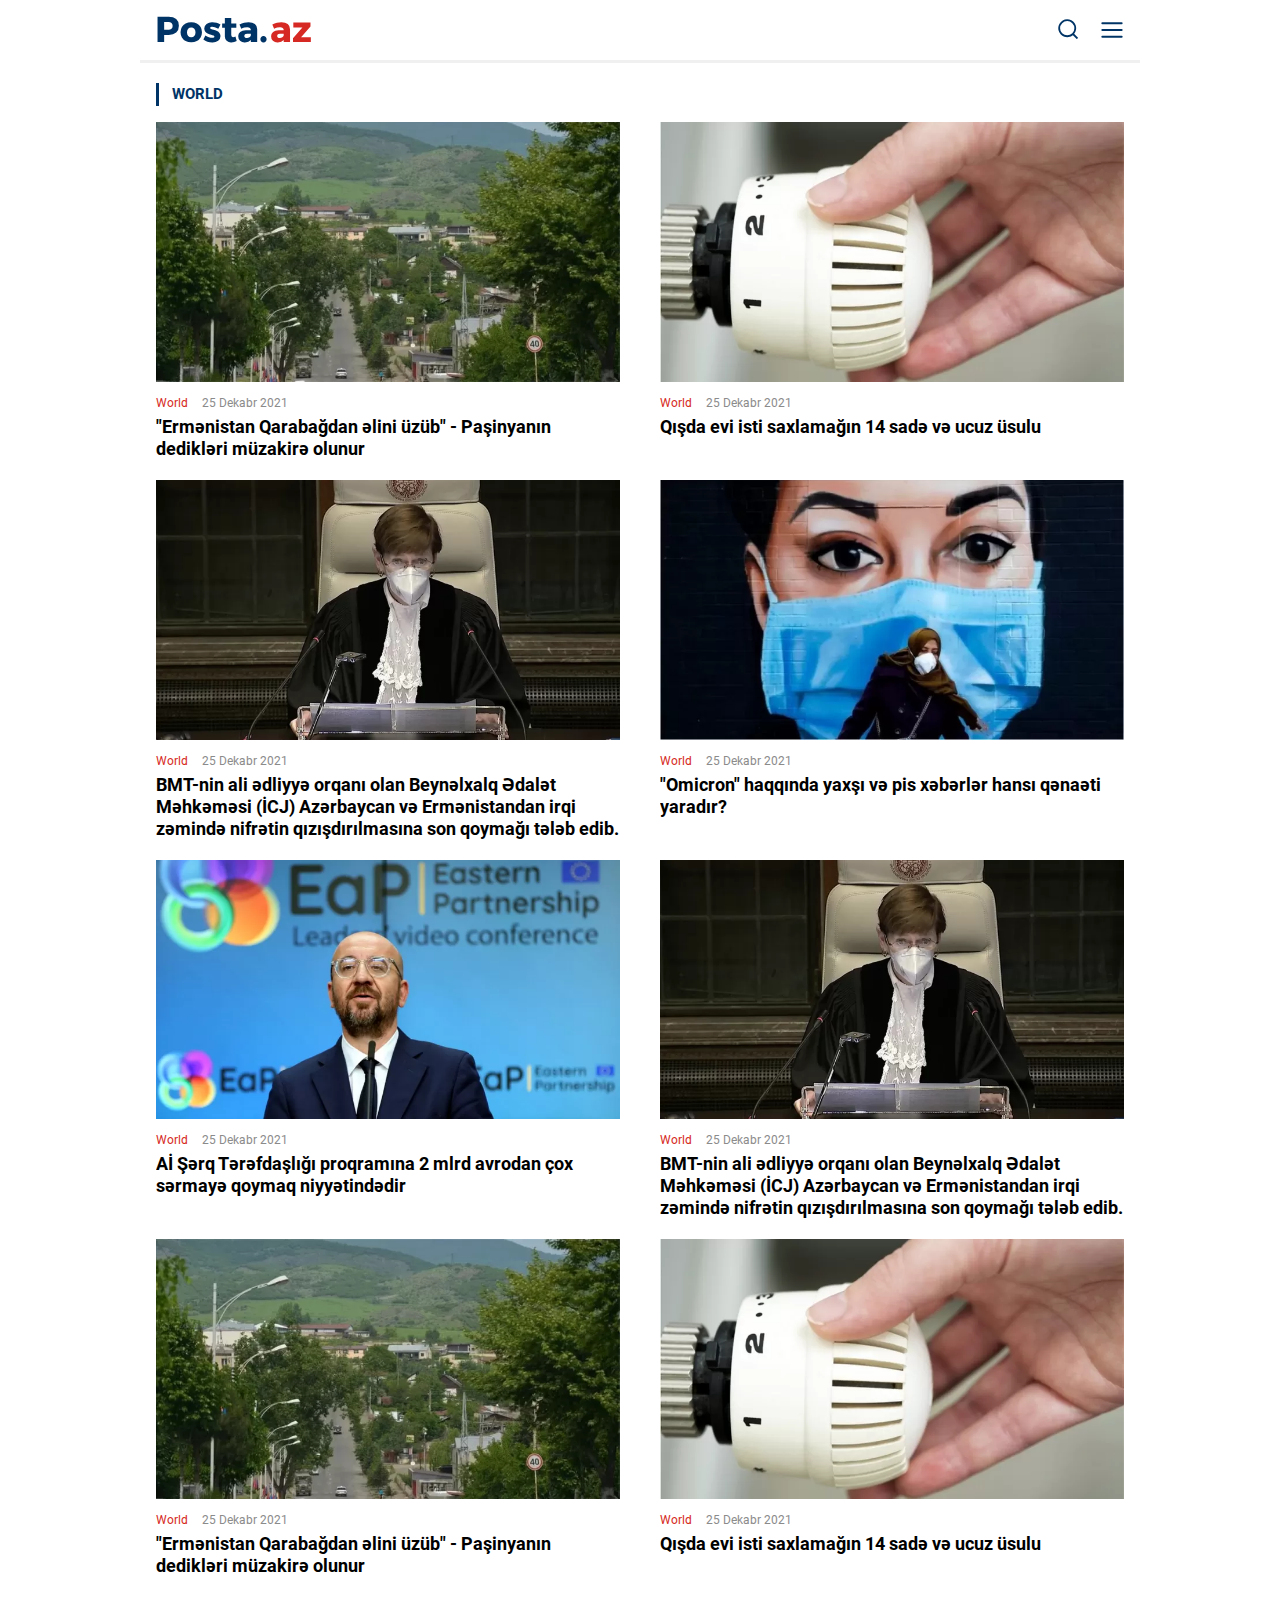
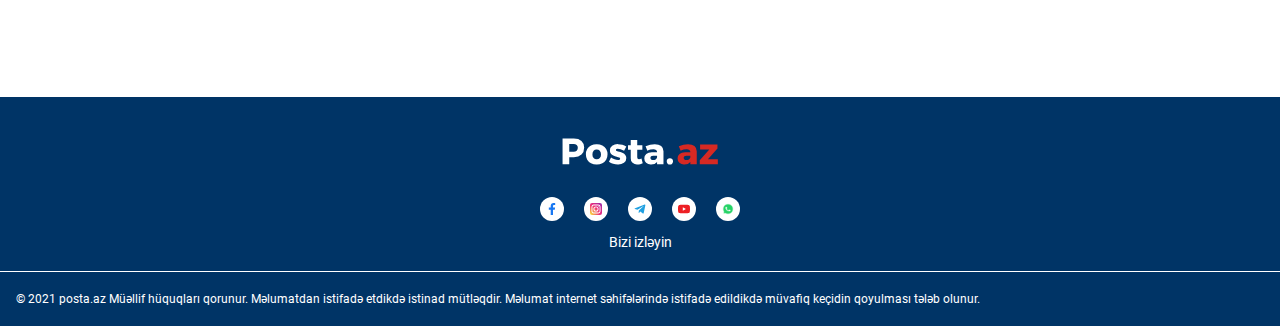
<file: post.az_mobil/category_page.html>
<!DOCTYPE html>
<html lang="en">
<head>
    <meta charset="UTF-8">
    <meta name="viewport" content="width=device-width, initial-scale=1.0">
    <title>category_page</title>
    <link rel="stylesheet" href="css/owl.theme.default.min.css">
    <link rel="stylesheet" href="css/owl.carousel.min.css">
    <link rel="stylesheet" href="css/style.css">
    <link rel="stylesheet" href="css/responsive.css">
    <script src="javascript/jquery-3.6.0.min.js"></script>
    <script src="javascript/owl.carousel.js"></script>
</head>
<body>
<div class="wrapper">
    <header>
        <div class="mobil_menu_box" id="mobil_menu_box">
            <div class="mobil_menu_box_header">
                <a href="#" class="main_logo">
                    <img src="images/m_logo.svg">
                </a>
                <div class="social_networks">
                    <ul>
                        <li><a href="#" id="open_panel_2"><button class="search"></button></a></li>
                    </ul>
                </div>
                <div class="mobil_m_c_icon" id="mobil_m_c_icon">
                    <img src="images/search_m_i.svg">
                </div>
                <div class="search-panel" id="search-panel_2">
                    <form action="#" method="#">
                        <input type="text" placeholder="Axtar.." name="query">
                        <button type="submit"></button>
                        <a href="#" id="close_panel_2" class="close_panel"></a>
                    </form>
                </div>
            </div>
            <div class="mobil_menu_box_links">
                <div class="menu_scrool">
                    <ul>
                        <li><a href="#" >Home</a></li>
                        <li><a href="#" >World</a></li>
                        <li><a href="#" >People</a></li>
                        <li><a href="#" >Politics</a></li>
                        <li><a href="#" >Video</a></li>
                        <li><a href="#" >Sports</a></li>
                        <li><a href="#" >Features</a></li>
                    </ul>
                </div>
            </div>
            <div class="footer_mobil_box clear_fix">
                <div class="footer_mobil_box_top clear_fix">
                    <ul>
                        <li><a href="#">Haqqımızda</a></li>
                        <li><a href="#">Reklam</a></li>
                        <li><a href="#">Əlaqə</a></li>
                    </ul>
                </div>
                <div class="footer_mobil_box_bottom clear_fix">
                    <ul>
                        <li><a href="#"><img src="images/fbc.svg"></a></li>
                        <li><a href="#"><img src="images/insc.svg"></a></li>
                        <li><a href="#"><img src="images/tlgc_icon.svg"></a></li>
                        <li><a href="#"><img src="images/youtube_i.svg"></a></li>
                        <li><a href="#"><img src="images/whatsapp_icon.png"></a></li>
                    </ul>


                </div>


            </div>
        </div>
        <div class="header_mobil_container clear_fix">
            <a href="#" class="main_logo">
                <img src="images/m_logo.svg">
            </a>
            <div class="search-panel" id="search-panel">
                <form action="#" method="#">
                    <input type="text" placeholder="Axtar.." name="query">
                    <button type="submit"></button>
                    <a href="#" id="close_panel" class="close_panel"></a>
                </form>
            </div>
            <div class="social_networks">
                <ul>
                    <li><a href="#" id="open_panel"><button class="search"></button></a></li>
                </ul>
            </div>
            <div class="mobil_menu_icon" id="mobil_menu_icon">
                <img src="images/menu_m_i.svg">
            </div>
        </div>
    </header>
    <main>
        <div class="center_container clear_fix">
            <div class="category_page_container clear_fix">
                <h2 class="titels_for_block clear_fix">WORLD</h2>
                <div class="category_page_inner_container">
                    <div class="center_news_row">
                        <div class="center_news_column">
                            <a href="#" class="category_page_blocks clear_fix">
                                <div class="category_blocks_image">
                                    <img src="images/c_b_i_1.jpg">
                                </div>
                                <div class="category_page_blocks_content clear_fix">
                                    <div class="category_blocks_date clear_fix">
                                        <span>World</span>
                                        <span>25 Dekabr 2021</span>
                                    </div>
                                    <div class="category_blocks_text clear_fix">
                                        <p>
                                            "Ermənistan Qarabağdan əlini üzüb" - Paşinyanın dedikləri müzakirə olunur
                                        </p>
                                    </div>
                                </div>
                            </a>
                        </div>
                        <div class="center_news_column">
                            <a href="#" class="category_page_blocks clear_fix">
                                <div class="category_blocks_image">
                                    <img src="images/c_b_i_2.jpg">
                                </div>
                                <div class="category_page_blocks_content">
                                    <div class="category_blocks_date">
                                        <span>World</span>
                                        <span>25 Dekabr 2021</span>
                                    </div>
                                    <div class="category_blocks_text">
                                        <p>
                                            Qışda evi isti saxlamağın 14 sadə və ucuz üsulu
                                        </p>
                                    </div>
                                </div>

                            </a>
                        </div>
                        <div class="center_news_column">
                            <a href="#" class="category_page_blocks clear_fix">
                                <div class="category_blocks_image">
                                    <img src="images/c_b_i_3.png">
                                </div>
                                <div class="category_page_blocks_content">
                                    <div class="category_blocks_date">
                                        <span>World</span>
                                        <span>25 Dekabr 2021</span>
                                    </div>
                                    <div class="category_blocks_text">
                                        <p>
                                            BMT-nin ali ədliyyə orqanı olan Beynəlxalq Ədalət Məhkəməsi (İCJ) Azərbaycan və
                                            Ermənistandan irqi zəmində nifrətin qızışdırılmasına son qoymağı tələb edib.
                                        </p>
                                    </div>
                                </div>
                            </a>
                        </div>
                        <div class="center_news_column">
                            <a href="#" class="category_page_blocks clear_fix">
                                <div class="category_blocks_image">
                                    <img src="images/c_b_i_4.jpg">
                                </div>
                                <div class="category_page_blocks_content">
                                    <div class="category_blocks_date">
                                        <span>World</span>
                                        <span>25 Dekabr 2021</span>
                                    </div>
                                    <div class="category_blocks_text">
                                        <p>
                                            "Omicron" haqqında yaxşı və pis xəbərlər hansı qənaəti yaradır?
                                        </p>
                                    </div>
                                </div>
                            </a>
                        </div>
                        <div class="center_news_column">
                            <a href="#" class="category_page_blocks clear_fix">
                                <div class="category_blocks_image">
                                    <img src="images/c_b_i_5.jpg">
                                </div>
                                <div class="category_page_blocks_content">
                                    <div class="category_blocks_date">
                                        <span>World</span>
                                        <span>25 Dekabr 2021</span>
                                    </div>
                                    <div class="category_blocks_text">
                                        <p>
                                            Aİ Şərq Tərəfdaşlığı proqramına 2 mlrd avrodan çox sərmayə qoymaq niyyətindədir
                                        </p>
                                    </div>
                                </div>
                            </a>
                        </div>
                        <div class="center_news_column">
                            <a href="#" class="category_page_blocks clear_fix">
                                <div class="category_blocks_image">
                                    <img src="images/c_b_i_3.png">
                                </div>
                                <div class="category_page_blocks_content">
                                    <div class="category_blocks_date">
                                        <span>World</span>
                                        <span>25 Dekabr 2021</span>
                                    </div>
                                    <div class="category_blocks_text">
                                        <p>
                                            BMT-nin ali ədliyyə orqanı olan Beynəlxalq Ədalət Məhkəməsi (İCJ) Azərbaycan və
                                            Ermənistandan irqi zəmində nifrətin qızışdırılmasına son qoymağı tələb edib.
                                        </p>
                                    </div>
                                </div>
                            </a>
                        </div>
                        <div class="center_news_column">
                            <a href="#" class="category_page_blocks clear_fix">
                                <div class="category_blocks_image">
                                    <img src="images/c_b_i_1.jpg">
                                </div>
                                <div class="category_page_blocks_content">
                                    <div class="category_blocks_date">
                                        <span>World</span>
                                        <span>25 Dekabr 2021</span>
                                    </div>
                                    <div class="category_blocks_text">
                                        <p>
                                            "Ermənistan Qarabağdan əlini üzüb" - Paşinyanın dedikləri müzakirə olunur
                                        </p>
                                    </div>
                                </div>
                            </a>
                        </div>
                        <div class="center_news_column">
                            <a href="#" class="category_page_blocks clear_fix">
                                <div class="category_blocks_image">
                                    <img src="images/c_b_i_2.jpg">
                                </div>
                                <div class="category_page_blocks_content">
                                    <div class="category_blocks_date">
                                        <span>World</span>
                                        <span>25 Dekabr 2021</span>
                                    </div>
                                    <div class="category_blocks_text">
                                        <p>
                                            Qışda evi isti saxlamağın 14 sadə və ucuz üsulu
                                        </p>
                                    </div>
                                </div>
                            </a>
                        </div>
                        <div class="center_news_column">
                            <a href="#" class="category_page_blocks clear_fix"></a>
                        </div>
                    </div>
                </div>
            </div>
        </div>
    </main>
</div>
<footer class="footer clear_fix">
    <div class="footer_mobil clear_fix">
        <div class="footer_logo">
            <img src="images/footer_m_logo.svg">
        </div>
        <div class="social_network_footer clear_fix">
            <div class="title_footer">
                <h3>Bizi izləyin</h3>
            </div>
            <div class="footer_social_icon clear_fix">
                <ul class="clear_fix">
                    <li><a href="#"><img src="images/fbc.svg"></a></li>
                    <li><a href="#"><img src="images/insc.svg"></a></li>
                    <li><a href="#"><img src="images/tlgc_icon.svg"></a></li>
                    <li><a href="#"><img src="images/youtube_i.svg"></a></li>
                    <li><a href="#"><img src="images/whatsapp_icon.png"></a></li>
                </ul>
            </div>
        </div>
    </div>
    <div class="footer_bottom_container">
        <div class="copyright">
            <p>
                © 2021 posta.az Müəllif hüquqları qorunur. Məlumatdan istifadə etdikdə istinad mütləqdir.
                Məlumat internet səhifələrində istifadə edildikdə müvafiq keçidin qoyulması tələb olunur.
            </p>
        </div>
    </div>
</footer>
<script src="javascript/Myscript.js"></script>
</body>
</html>
</file>
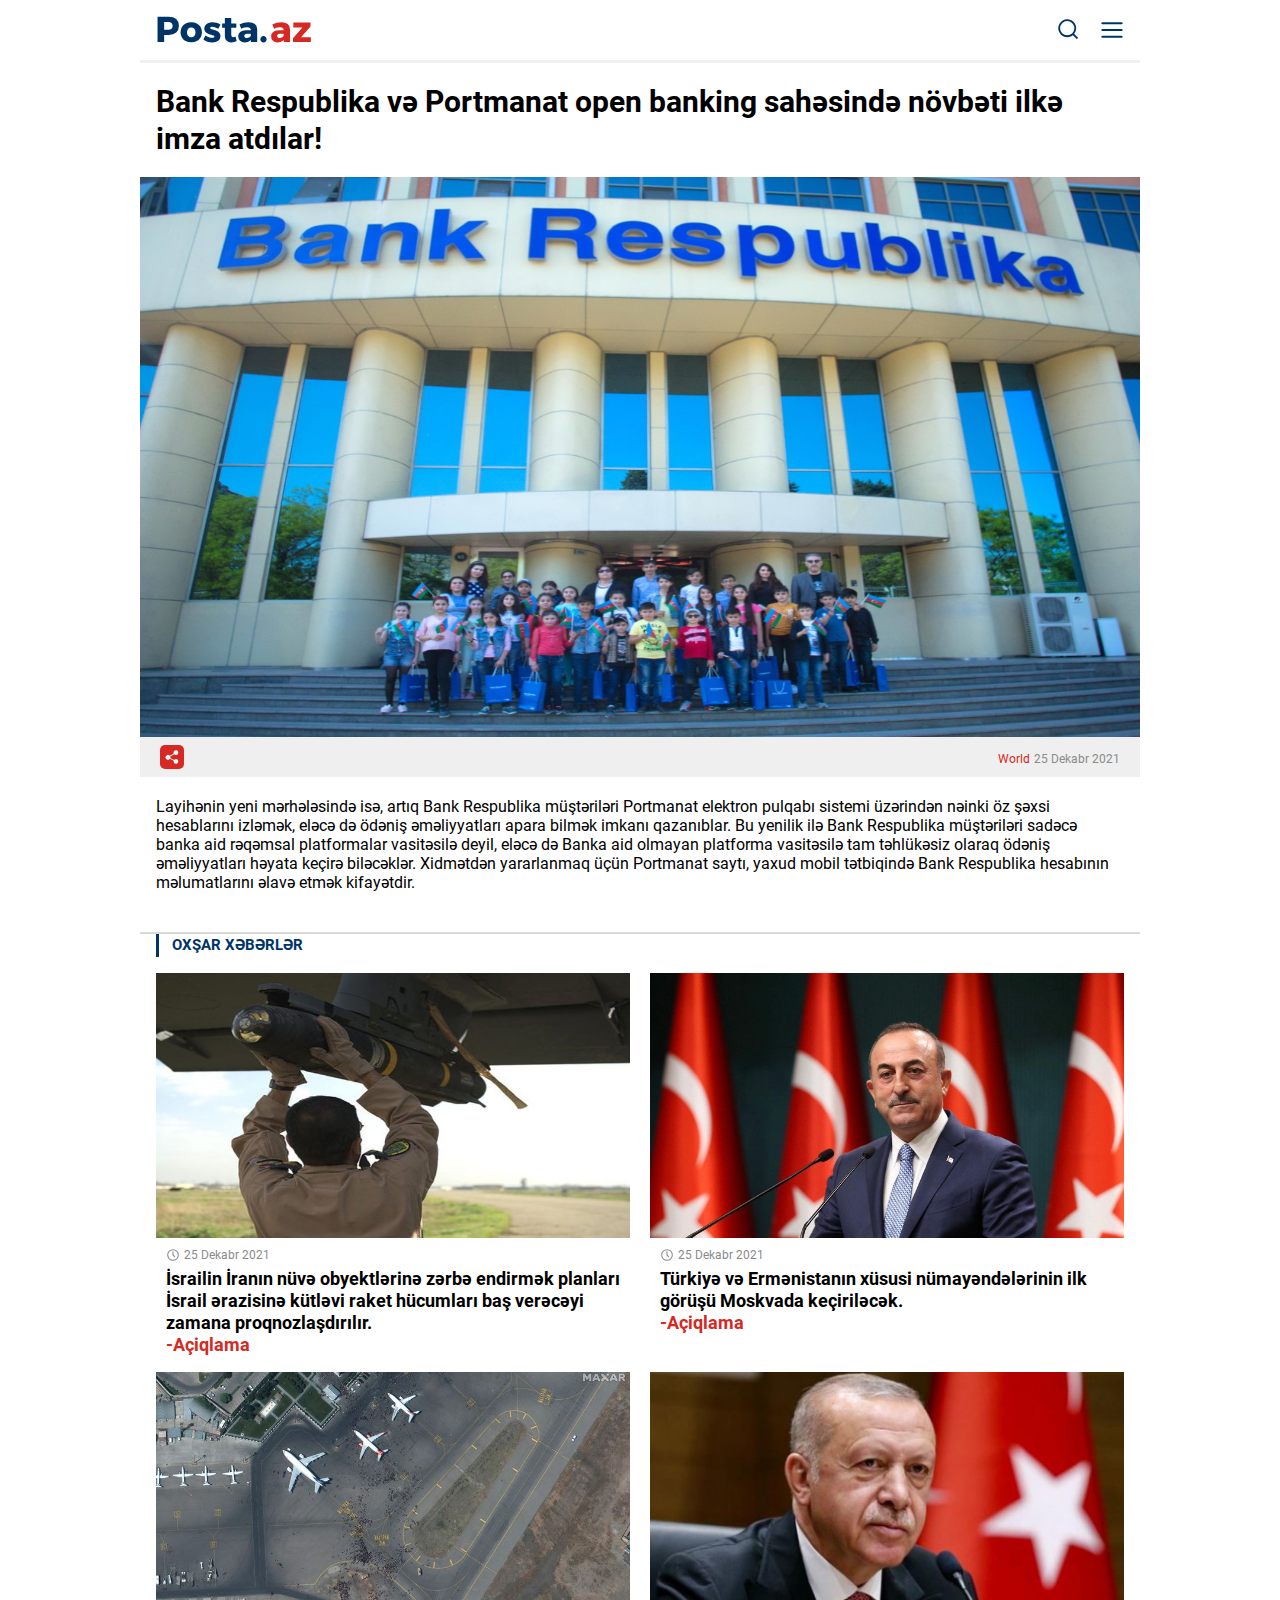
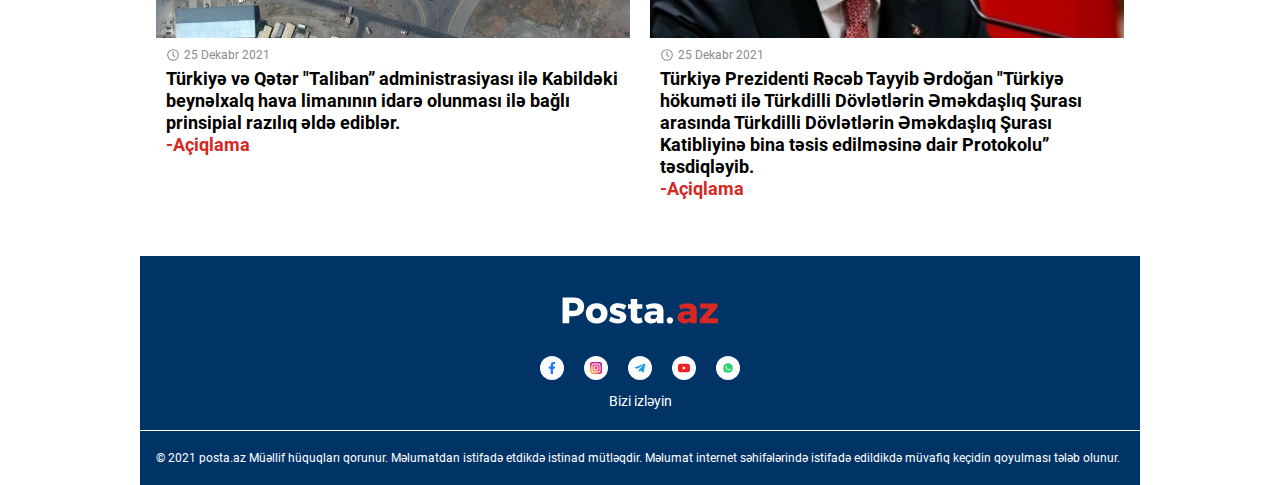
<file: post.az_mobil/fullstory.html>
<!DOCTYPE html>
<html lang="en">
<head>
    <meta charset="UTF-8">
    <meta name="viewport" content="width=device-width, initial-scale=1.0">
    <title>fullstory</title>
    <link rel="stylesheet" href="css/owl.theme.default.min.css">
    <link rel="stylesheet" href="css/owl.carousel.min.css">
    <link rel="stylesheet" href="css/style.css">
    <link rel="stylesheet" href="css/responsive.css">
    <script src="javascript/jquery-3.6.0.min.js"></script>
    <script src="javascript/owl.carousel.js"></script>
</head>
<body>
<div class="wrapper">
    <header>
        <div class="mobil_menu_box" id="mobil_menu_box">
            <div class="mobil_menu_box_header">
                <a href="#" class="main_logo">
                    <img src="images/m_logo.svg">
                </a>
                <div class="social_networks">
                    <ul>
                        <li><a href="#" id="open_panel_2"><button class="search"></button></a></li>
                    </ul>
                </div>
                <div class="mobil_m_c_icon" id="mobil_m_c_icon">
                    <img src="images/search_m_i.svg">
                </div>
                <div class="search-panel" id="search-panel_2">
                    <form action="#" method="#">
                        <input type="text" placeholder="Axtar.." name="query">
                        <button type="submit"></button>
                        <a href="#" id="close_panel_2" class="close_panel"></a>
                    </form>
                </div>
            </div>
            <div class="mobil_menu_box_links">
                <div class="menu_scrool">
                    <ul>
                        <li><a href="#" >Home</a></li>
                        <li><a href="#" >World</a></li>
                        <li><a href="#" >People</a></li>
                        <li><a href="#" >Politics</a></li>
                        <li><a href="#" >Video</a></li>
                        <li><a href="#" >Sports</a></li>
                        <li><a href="#" >Features</a></li>
                    </ul>
                </div>
            </div>
            <div class="footer_mobil_box clear_fix">
                <div class="footer_mobil_box_top clear_fix">
                    <ul>
                        <li><a href="#">Haqqımızda</a></li>
                        <li><a href="#">Reklam</a></li>
                        <li><a href="#">Əlaqə</a></li>
                    </ul>
                </div>
                <div class="footer_mobil_box_bottom clear_fix">
                    <ul>
                        <li><a href="#"><img src="images/fbc.svg"></a></li>
                        <li><a href="#"><img src="images/insc.svg"></a></li>
                        <li><a href="#"><img src="images/tlgc_icon.svg"></a></li>
                        <li><a href="#"><img src="images/youtube_i.svg"></a></li>
                        <li><a href="#"><img src="images/whatsapp_icon.png"></a></li>
                    </ul>


                </div>


            </div>
        </div>
        <div class="header_mobil_container clear_fix">
            <a href="#" class="main_logo">
                <img src="images/m_logo.svg">
            </a>
            <div class="search-panel" id="search-panel">
                <form action="#" method="#">
                    <input type="text" placeholder="Axtar.." name="query">
                    <button type="submit"></button>
                    <a href="#" id="close_panel" class="close_panel"></a>
                </form>
            </div>
            <div class="social_networks">
                <ul>
                    <li><a href="#" id="open_panel"><button class="search"></button></a></li>
                </ul>
            </div>
            <div class="mobil_menu_icon" id="mobil_menu_icon">
                <img src="images/menu_m_i.svg">
            </div>
        </div>
    </header>
    <main>
        <div class="center_container">
            <section class="main_new_container">
                <div class="fullstory_main_new_content">
                    <div class="fullstory_main_title">
                        <h2>Bank Respublika və Portmanat open banking sahəsində növbəti ilkə imza atdılar!</h2>
                    </div>
                    <div class="full_image">
                        <img src="images/b_r.jpg">
                    </div>
                    <div class="share_and_date">
                        <a href="#" class="share_button"><img src="images/share_icon.svg"></a>
                        <div class="f_date_and_f_category">
                            <span class="f_category">World</span>
                            <span class="f_date">25 Dekabr 2021</span>
                        </div>
                    </div>
                    <article class="article_full_story">
                        Layihənin yeni mərhələsində isə, artıq Bank Respublika müştəriləri Portmanat elektron
                        pulqabı sistemi üzərindən nəinki öz şəxsi hesablarını izləmək, eləcə də ödəniş əməliyyatları
                        apara bilmək imkanı qazanıblar. Bu yenilik ilə Bank Respublika müştəriləri sadəcə banka aid
                        rəqəmsal platformalar vasitəsilə deyil, eləcə də Banka aid olmayan platforma vasitəsilə tam
                        təhlükəsiz olaraq ödəniş əməliyyatları həyata keçirə biləcəklər. Xidmətdən yararlanmaq üçün
                        Portmanat saytı,
                        yaxud mobil tətbiqində Bank Respublika hesabının məlumatlarını əlavə etmək kifayətdir.
                    </article>

                </div>
                <div class="fullstory_video_blocks_container clear_fix">
                    <h2 class="titels_for_block clear_fix">OXŞAR XƏBƏRLƏR</h2>
                    <div class="fullstory_video_box">
                        <div class="center_news_row">
                            <div class="center_news_column">
                                <a href="#" class="fullstory_video_blocks clear_fix">
                                    <div class="fullstory_image_box">
                                        <img src="images/f_v_b_1.jpg">
                                    </div>
                                    <div class="fullstory_content_box">
                                        <div class="date_and_clock m_b">
                                            <span class="clock"></span>
                                            <span class="date">25 Dekabr 2021</span>
                                        </div>
                                        <div class="fullstory_text">
                                            <p>
                                                İsrailin İranın nüvə obyektlərinə zərbə endirmək planları İsrail ərazisinə kütləvi raket
                                                hücumları baş verəcəyi zamana proqnozlaşdırılır.
                                            </p>
                                            <span>-Açiqlama</span>
                                        </div>

                                    </div>
                                </a>
                            </div>
                            <div class="center_news_column">
                                <a href="#" class="fullstory_video_blocks clear_fix">
                                    <div class="fullstory_image_box">
                                        <img src="images/f_v_b_2.jpg">
                                    </div>
                                    <div class="fullstory_content_box">
                                        <div class="date_and_clock m_b">
                                            <span class="clock"></span>
                                            <span class="date">25 Dekabr 2021</span>
                                        </div>
                                        <div class="fullstory_text">
                                            <p>
                                                Türkiyə və Ermənistanın xüsusi nümayəndələrinin ilk görüşü Moskvada keçiriləcək.
                                            </p>
                                            <span>-Açiqlama</span>
                                        </div>

                                    </div>
                                </a>
                            </div>
                            <div class="center_news_column">
                                <a href="#" class="fullstory_video_blocks clear_fix">
                                    <div class="fullstory_image_box">
                                        <img src="images/f_v_b_3.jpg">
                                    </div>
                                    <div class="fullstory_content_box">
                                        <div class="date_and_clock m_b">
                                            <span class="clock"></span>
                                            <span class="date">25 Dekabr 2021</span>
                                        </div>
                                        <div class="fullstory_text">
                                            <p>
                                                Türkiyə və Qətər "Taliban” administrasiyası ilə Kabildəki beynəlxalq hava limanının
                                                idarə olunması ilə bağlı prinsipial razılıq əldə ediblər.
                                            </p>
                                            <span>-Açiqlama</span>
                                        </div>

                                    </div>
                                </a>
                            </div>
                            <div class="center_news_column">
                                <a href="#" class="fullstory_video_blocks clear_fix">
                                    <div class="fullstory_image_box">
                                        <img src="images/f_v_b_4.jpg">
                                    </div>
                                    <div class="fullstory_content_box">
                                        <div class="date_and_clock m_b">
                                            <span class="clock"></span>
                                            <span class="date">25 Dekabr 2021</span>
                                        </div>
                                        <div class="fullstory_text">
                                            <p>
                                                Türkiyə Prezidenti Rəcəb Tayyib Ərdoğan "Türkiyə hökuməti ilə Türkdilli Dövlətlərin
                                                Əməkdaşlıq Şurası arasında Türkdilli Dövlətlərin Əməkdaşlıq Şurası Katibliyinə bina
                                                təsis edilməsinə dair Protokolu” təsdiqləyib.
                                            </p>
                                            <span>-Açiqlama</span>
                                        </div>

                                    </div>
                                </a>
                            </div>
                        </div>
                    </div>
                </div>
            </section>
        </div>
    </main>
    <footer class="footer clear_fix">
        <div class="footer_mobil clear_fix">
            <div class="footer_logo">
                <img src="images/footer_m_logo.svg">
            </div>
            <div class="social_network_footer clear_fix">
                <div class="title_footer">
                    <h3>Bizi izləyin</h3>
                </div>
                <div class="footer_social_icon clear_fix">
                    <ul class="clear_fix">
                        <li><a href="#"><img src="images/fbc.svg"></a></li>
                        <li><a href="#"><img src="images/insc.svg"></a></li>
                        <li><a href="#"><img src="images/tlgc_icon.svg"></a></li>
                        <li><a href="#"><img src="images/youtube_i.svg"></a></li>
                        <li><a href="#"><img src="images/whatsapp_icon.png"></a></li>
                    </ul>
                </div>
            </div>
        </div>
        <div class="footer_bottom_container">
            <div class="copyright">
                <p>
                    © 2021 posta.az Müəllif hüquqları qorunur. Məlumatdan istifadə etdikdə istinad mütləqdir.
                    Məlumat internet səhifələrində istifadə edildikdə müvafiq keçidin qoyulması tələb olunur.
                </p>
            </div>
        </div>
    </footer>
</div>

<script src="javascript/Myscript.js"></script>
</body>
</html>
</file>
<file: post.az/css/style.css>
@font-face {
    font-family: 'Roboto';
    src: url('../font/Roboto-Black.woff2') format('woff2'),
    url('../font/Roboto-Black.woff') format('woff');
    font-weight: 900;
    font-style: normal;
    font-display: swap;
}

@font-face {
    font-family: 'Roboto';
    src: url('../font/Roboto-Bold.woff2') format('woff2'),
    url('../font/Roboto-Bold.woff') format('woff');
    font-weight: bold;
    font-style: normal;
    font-display: swap;
}

@font-face {
    font-family: 'Roboto';
    src: url('../font/Roboto-Light.woff2') format('woff2'),
    url('../font/Roboto-Light.woff') format('woff');
    font-weight: 300;
    font-style: normal;
    font-display: swap;
}

@font-face {
    font-family: 'Roboto';
    src: url('../font/Roboto-Medium.woff2') format('woff2'),
    url('../font/Roboto-Medium.woff') format('woff');
    font-weight: 500;
    font-style: normal;
    font-display: swap;
}

@font-face {
    font-family: 'Roboto';
    src: url('../font/Roboto-Regular.woff2') format('woff2'),
    url('../font/Roboto-Regular.woff') format('woff');
    font-weight: normal;
    font-style: normal;
    font-display: swap;
}

@font-face {
    font-family: 'Roboto';
    src: url('../font/Roboto-Thin.woff2') format('woff2'),
    url('../font/Roboto-Thin.woff') format('woff');
    font-weight: 100;
    font-style: normal;
    font-display: swap;
}
.clear_fix:after{
    content: "";
    clear: both;
    display: block;
}

*{
    padding: 0;
    margin: 0;
    box-sizing: border-box;
    list-style: none;
    text-decoration: none;
}

body{
    font-family: 'Roboto';
    min-width: 1000px;
}

.wrapper{
    width: 100%;
    overflow: hidden;
}

header{
    width: 100%;
}

.search-panel{
    max-width: 1000px;
    display: none;
    position: absolute;
    top: 0;
    left: 0;
    z-index: 9999;
    height:60px;
    right: 0px;
    /*overflow: hidden;*/
    margin: 0 auto;
}

.search-panel>form{
    width: 100%;
    height: 100%;
    display: block;
}

.search-panel input[type="text"] {
    width: 100%;
    height: 100%;
    display: block;
    outline: none;
    border: none;
    border: 10px solid #003466;
    border-left: 0;
    border-right: 0;
    line-height: 1;
    font-size: 18px;
    padding: 0 90px 0 12px;
}

.search-panel button{
    position: absolute;
    background-size: cover;
    background-image: url(../images/panel_search_icon.svg);
    display: block;
    width: 34px;
    height: 34px;
    background-color: transparent;
    padding: 0;
    margin: 0;
    border: 0;
    top: 12px;
    right: 40px;
    cursor: pointer;
}

.close_panel{
    display: inline-block;
    width: 24px;
    height: 24px;
    position: absolute;
    top: 18px;
    right: 10px;
    background-position: center center;
    background-size: cover;
    background-image: url("../images/close_icon.svg");
}


.top_header{
    width: 100%;
    background: #003466;
}

.header_center{
    width: 100%;
    max-width: 1000px;
    height: 60px;
    margin: 0 auto;
}
.header_bottom{
    width: 100%;
    padding: 10px 0px;
}

.header_center_bottom{
    width: 100%;
    max-width: 1000px;
    height: 90px;
    margin: 0 auto;
}

.main_logo{
    display: flex;
    align-items: center;
    width: 200px;
    height: 90px;
    float: left;
}

.main_logo img{
    width: 200px;
    height: 38px;
}
.banner{
    width: 728px;
    height: 90px;
    float: right;
}

.banner img{
    width: 100%;
    height: 100%;
    overflow: hidden;
    object-fit: cover;
}

.menu{
    width: 65%;
    /* height: 100%; */
    display: flex;
    justify-content: flex-start;
    align-items: center;
    float: left;
}

.menu >ul >li{
    float: left;
}

.menu>ul>li>a{
    display: block;
    color: #FFFFFF;
    font-size: 14px;
    line-height: 23px;
    font-weight: normal;
    font-style: normal;
    padding: 18px 30px 19px 0px;
}
.under_menu_box{
    position: relative;
}
.under_menu_box::after{
    content: "";
    width: 14px;
    height: 14px;
    background-image: url("../images/arrow_under.svg");
    background-position: center center;
    background-size: cover;
    cursor: pointer;
    position: absolute;
    right: 6px;
    top: 22px;
    -webkit-transition: all 0.3s ease;
    -moz-transition: all 0.3s ease;
    -ms-transition: all 0.3s ease;
    -o-transition: all 0.3s ease;
    transition: all 0.3s ease;
}

.under_menu{
    display: block;
    position: absolute;
    opacity: 0;
    visibility: hidden;
    width: 100%;
    min-width: 200px;
    padding: 0;
    top: 60px;
    left: 0;
    list-style: none;
    background-color: #004c8ed4;
    -webkit-transition: all 0.3s ease;
    -moz-transition: all 0.3s ease;
    -ms-transition: all 0.3s ease;
    -o-transition: all 0.3s ease;
    transition: all 0.3s ease;
    z-index: 9999999;
}
.under_menu_box:hover:after{
    transform: rotate(90deg);
}
.under_menu_box:hover .under_menu{
    visibility: visible;
    opacity: 1;
}

.under_menu >li{
    display: block;
    position: relative;
    padding: 0;
    border-bottom: 1px dotted #fff;
}

.under_menu li a{
    display: block;
    padding: 10px 15px;
    text-align: left;
    font-family: "SFProText";
    font-weight: 500;
    font-size: 16px;
    line-height: 19px;
    letter-spacing: 0px;
    color: #ffffff;
    text-decoration: none;
    word-break: break-word;
    -webkit-transition: all 0.4s ease;
    -moz-transition: all 0.4s ease;
    -ms-transition: all 0.4s ease;
    -o-transition: all 0.4s ease;
    transition: all 0.4s ease;
}

.social_networks{
    float: right;
    width: 27%;
    height: 100%;
    display: flex;
    align-items: center;
    justify-content: flex-end;
}

.social_networks ul li{
    float: left;
    padding: 0px 10px;
}

.social_networks ul li a{
    display: flex;
    align-items: center;
    justify-content: center;
    width: 24px;
    height: 24px;
    background-color: #FFFFFF;
    border-radius: 50%;
    overflow: hidden;

}

.social_networks ul li:last-child a{
    background: none;
}

.social_networks ul li a img{
    display: block;
    width:12px;
    height: 12px;
}
.search{
    width: 24px;
    height: 24px;
    background: none;
    outline: none;
    border: none;
    border-radius: 50%;
    background-image: url("../images/search-line.svg");
    background-size: cover;
    object-fit: cover;
    cursor:pointer;
}

.main_center{
    width: 100%;
    max-width: 1000px;
    margin: 0 auto;
}
main{
    width: 100%;
    border-top: 3px solid #0000000F;
    box-shadow: 0px 3px 6px #0000000F;
    background: #FFFFFF 0% 0% no-repeat padding-box;
}
.center_container{
    width: 100%;
    max-width: 1000px;
    margin: 0 auto;
}
.left_container{
    max-width: 200px;
    float: left;
}
.titels_for_block{
    font-size: 15px;
    line-height: 25px;
    text-transform: uppercase;
    color: #003466;
    border-left: 3px solid #003466;
    padding-left: 13px;
    margin-bottom: 16px;
    margin-top: 20px;
}

.special_news_block{
    display: block;
    width: 100%;
}
.s_n_b_image{
    width: 200px;
    height: 113px;
    position: relative;
}

.s_n_b_image>img{
    display: block;
    width: 100%;
    height: 100%;
    object-fit: cover;
    overflow: hidden;
}

.s_n_b_image>h6{
    position: absolute;
    top: 0;
    left: 0;
    width: 51px;
    height: 22px;
    background: #D62923;
    text-align: center;
    padding: 4px 0px;
    font-size: 12px;
    line-height: 14px;
    color: #FFFFFF;
    font-weight: normal;
}
.s_n_b_text{
    width: 100%;
    padding: 10px 0px 17px 0px;
    border-bottom: 1px solid #D9D9D9;
}

.s_n_b_text>p{
    color: #000000;
    font-size: 14px;
    line-height: 17px;
    font-weight: bold;
    overflow: hidden;
    text-overflow: ellipsis;
    -webkit-box-orient: vertical;
    display: -webkit-box;
    -webkit-line-clamp: 2;
}

.current_news_items{
    display: block;
    width: 100%;
    min-height: 88px;
    padding-top: 16px;
    padding-bottom: 17px;
    border-bottom: 1px solid #D9D9D9;

}

.c_n_i_image{
    display: block;
    width: 50px;
    height: 50px;
    float: left;
    margin-right: 10px;

}
.c_n_i_image>img{
    display: block;
    width: 100%;
    height: 100%;
    object-fit: cover;
    overflow: hidden;
}
.c_n_i_text{
    display: block;
    width: 70%;
    float: left;
}

.c_n_i_text>p:first-child{
    color: #D62923;
    font-size: 12px;
    line-height: 14px;
    font-weight: normal;
}

.c_n_i_text>p:last-child{
    color: #000000;
    font-size: 14px;
    line-height: 17px;
    font-weight: bold;
    overflow: hidden;
    text-overflow: ellipsis;
    -webkit-box-orient: vertical;
    display: -webkit-box;
    -webkit-line-clamp: 3;
}

.news_list{
    width: 100%;
}

.news_list>ul>li{
    padding-top: 16px;
    padding-bottom: 17px;
    border-bottom: 1px solid #D9D9D9;
}

.news_list>ul>li>a{
    color: #000000;
    font-size: 14px;
    line-height: 17px;
    font-weight: normal;
    overflow: hidden;
    text-overflow: ellipsis;
    -webkit-box-orient: vertical;
    display: -webkit-box;
    -webkit-line-clamp: 3;
}

.center_section{
    float: left;
    max-width: 500px;
    padding: 20px 20px 0px 20px;

}
.main_slider{
    width: 100%;
    position: relative;
}

.main_slider_item{
    width: 100%;
    height: 100%;
}

.main_slider .owl-nav{
    position: absolute;
    bottom: 39px;
    right: 39%;
}

.main_slider .owl-nav .owl-prev span{
    display: none;
    background-image: url("../images/arrow_left.svg") !important;
}
.main_slider .owl-theme .owl-nav [class*=owl-]:hover {
    background: none;

}

.main_slider .owl-nav .owl-prev{
    width: 20px;
    height: 20px;
    background-image: url("../images/arrow_left.svg") !important;
    display: block;
    background-position: center;
    background-repeat: no-repeat;
    border: 0;
    outline: 0;
    background-color: transparent;
    position: absolute;
    right: 100px;
}

.main_slider .owl-nav .owl-next span{
    display: none;
    background-image: url("../images/arrow_right.svg") !important;
}

.main_slider .owl-nav .owl-next{
    background-image: url("../images/arrow_right.svg") !important;
    width: 20px;
    height: 20px;
    display: block;
    background-position: center;
    background-repeat: no-repeat;
    border: 0;
    outline: 0;
    background-color: transparent;
    position: absolute;
    right: 0;
}

.main_slider .owl-dots {
    position: absolute;
    bottom: 10px;
    left: 40%;
}

.main_slider .owl-theme .owl-dots .owl-dot span{
    width: 8px;
    height: 8px;

}

.main_slider .owl-theme .owl-dots .owl-dot.active span{
    background: #D62923;
}




.main_slider_item::after {
    display: block;
    content: "";
    width: 100%;
    height: 100%;
    opacity: 80%;
    background: transparent linear-gradient(180deg, #00346600 0%, #003466 100%) 0% 0% no-repeat padding-box;
    position: absolute;
    top: 0;
    left: 0;
}

.main_slider_item>a{
    display: block;
    width: 100%;
    height: 100%;
    position: relative;
}

.main_slider_image{
    width: 460px;
    height: 260px;
}

.main_slider_image img{
    display: block;
    width: 100%;
    height: 100%;
    object-fit: cover;
    overflow: hidden;
}

.main_slider_title{
    width: 100%;
    position: absolute;
    bottom: 43px;
    left: 0px;
    z-index: 3;
    padding: 0px 20px;
}

.main_slider_title>h3{
    color: #FFFFFF;
    font-size: 20px;
    line-height: 24px;
    font-weight: bold;
    overflow: hidden;
    text-overflow: ellipsis;
    -webkit-box-orient: vertical;
    display: -webkit-box;
    -webkit-line-clamp: 3;

}

.main_slider_title>h3>span{
    color: #D62923;
    font-size: 20px;
    line-height: 24px;
    font-weight: bold;
}
.center_news_container{
    width: 100%;
    border-bottom: 1px solid #D9D9D9;
    overflow: hidden;
}

.center_news_items{
    width: 100%;
    float: left;
    padding-bottom: 16px;
}

.center_news_items_image{
    display: block;
    float: left;
    width: 200px;
    height: 113px;
}

.center_news_items_image img{
    display: block;
    width: 100%;
    height: 100%;
    object-fit: cover;
    overflow: hidden;
}

.center_news_items_content{
    float: left;
    width: 250px;
    height: auto;
    padding: 0px 10px;
}

.date_and_clock{
    display: flex;
    align-items: center;
    width: 100%;
    margin-bottom: 6px;
}

.clock{
    display: inline-block;
    width: 14px;
    height: 14px;
    background-image: url("../images/n_clock.svg");
    background-size: cover;
    margin-right: 4px;
    background-position: center center;
}
.date{
    color: #8B8B8B;
    font-size: 12px;
    line-height: 14px;
    font-weight: normal;
}

.center_news_items_text{
    width: 100%;
    margin-bottom: 17px;
}

.center_news_items_text>p{
    color: #000000;
    font-size: 16px;
    line-height: 19px;
    font-weight: bold;
    overflow: hidden;
    text-overflow: ellipsis;
    -webkit-box-orient: vertical;
    display: -webkit-box;
    -webkit-line-clamp: 3;
}

.center_news_items_text>span{
    color: #D62923;
    font-size: 16px;
    line-height: 19px;
    font-weight: bold;
}

.center_news_block_container{
    width: 100%;
}

.center_news_block{
    width: 100%;
    display: flex;
    flex-direction: row;
    align-items: flex-start;
    justify-content: space-between;
}

.c_n_inner_box{
    width: 140px;
    display: block;
}

.c_n_inner_box_image{
    width: 140px;
    height: 79px;
    margin-bottom: 10px;
}

.c_n_inner_box_image img{
    display: block;
    width: 100%;
    height: 100%;
    object-fit: cover;
    overflow: hidden;
}

.right_section{
    width: 300px;
    float: left;
}

.large_video_block{
    display: block;
    width: 100%;
}

.Exclusive_Videos{
    display: block;
    width: 100%;
    height: 260px;
    position: relative;
}

.Exclusive_Videos_image{
    width: 300px;
    height: 260px;
}

.Exclusive_Videos_image>img{
    display: block;
    width: 100%;
    height: 100%;
    object-fit: cover;
    overflow: hidden;
}

.Exclusive_Videos::before{
    content: "";
    display: block;
    width: 100%;
    height: 100%;
    position: absolute;
    background: #000000;
    opacity: 50%;
    z-index: 10;
}

.play_box{
    width: 38px;
    height: 38px;
    border-radius: 50%;
    overflow: hidden;
    position: absolute;
    left: 20px;
    bottom: 20px;
    z-index: 30;
}

.play_box>img{
    display: block;
    width: 100%;
    height: 100%;
}

.Exclusive_Videos_content{
    width: 100%;
    min-height: 88px;
    display: block;
    padding: 0px 20px;
    position: absolute;
    bottom: 68px;
    left: 0;
    z-index: 30;
}

.Exclusive_Videos_content>p{
    color: #FFFFFF;
    font-size: 18px;
    line-height: 22px;
    font-weight: bold;
    overflow: hidden;
    text-overflow: ellipsis;
    -webkit-box-orient: vertical;
    display: -webkit-box;
    -webkit-line-clamp: 4;
}

.small_video_container{
    width: 100%;
}

.small_video_block{
    display: block;
    width: 100%;
    min-height: 97px;
    border-bottom: 1px solid #D9D9D9;
    margin-top: 20px;
    margin-bottom: 17px;
}

.small_video_block_image{
    display: block;
    width: 80px;
    height: 80px;
    margin-right: 10px;
    float: left;
}

.small_video_block_image img{
    display: block;
    width: 100%;
    height: 100%;
    object-fit: cover;
    overflow: hidden;
}

.small_video_block_content{
    display: block;
    width: 70%;
    float: left;
}
.small_play_box{
    width: 100%;
    min-height: 14px;
    display: flex;
    flex-direction: row;
    align-items: center;
    margin-bottom: 6px;
}

.play_s{
    display: inline-block;
    width: 14px;
    height: 14px;
}

.title_s_p{
    color: #D62923;
    line-height: 14px;
    font-size: 12px;
    font-weight: normal;
}

.small_video_text>p{
    color: #000000;
    font-size: 16px;
    line-height: 19px;
    font-weight: bold;
    overflow: hidden;
    text-overflow: ellipsis;
    -webkit-box-orient: vertical;
    display: -webkit-box;
    -webkit-line-clamp: 3;
}

.Latest_news_container{
    width: 100%;
    background: #F5F5F5;
    position: relative;
    padding-top: 20px;
}
.Latest_news_inner_boxs{
    width: 100%;
    height: 570px;
    overflow: auto;
    margin-bottom: 19px;
}

.blogers_list:hover::-webkit-scrollbar-thumb {
    background-color: #e8eaed;
}

.blogers_list::-webkit-scrollbar-track {
    border-radius: 3px;
}

.blogers_list::-webkit-scrollbar {
    width: 6px;
}

.blogers_list::-webkit-scrollbar-thumb {
    border-radius: 2px;
    background-color: #D9D9D9;
    transition: all 0.3s ease;
}


.Latest_news_block{
    display: block;
    width: 100%;
    padding: 0px 16px;
    margin-top: 16px;
    margin-bottom: 19px;
    overflow: hidden;
}

.Latest_news_content{
    max-width: calc(100% - 80px);
    height: auto;
    float: left;
    padding-right: 10px;
}


.Latest_news_text{
    width: 100%;
}

.Latest_news_text>p{
    color: #000000;
    font-size: 16px;
    line-height: 19px;
    font-weight: bold;
    overflow: hidden;
}

.Latest_news_image{
    width:80px;
    height: 80px;
    float: left;
}

.Latest_news_image>img{
    width: 100%;
    height: 100%;
    overflow: hidden;
    object-fit: cover;
}

.Latest_news_button_box{
    width: 100%;
    position: relative;
    bottom: 2px;
    left: 0;
}

.Latest_news_button{
    text-align: center;
    color: #FFFFFF;
    font-size: 12px;
    line-height: 24px;
    display: inline-block;
    width: 100%;
    background: #003466;
    padding: 8px 0px;
    box-sizing: border-box;
}

.center_news_columns_container{
    width: 100%;
    margin: 40px 0px;
    float: left;
}

.center_news_colums{
    width: 235px;
    height: auto;
    float: left;
    margin-right: 20px;
}

.center_news_colums:last-child{
    margin-right: 0px;
}

.colums_main_news{
    display: block;
    width: 100%;
    padding-bottom: 17px;
    border-bottom: 1px solid #D9D9D9;
}

.colums_main_news_image{
    width: 235px;
    height: 133px;
    margin-bottom: 10px;
}

.colums_main_news_image>img{
    width: 100%;
    height: 100%;
    display: block;
    object-fit: cover;
    overflow: hidden;
}

.colums_main_news_text{
    width: 100%;
    height: auto;
}

.colums_main_news_text p{
    color: #000000;
    font-size: 14px;
    line-height: 17px;
    font-weight: bold;
    overflow: hidden;
    text-overflow: ellipsis;
    -webkit-box-orient: vertical;
    display: -webkit-box;
    -webkit-line-clamp: 2;

}

.center_news_lists{
    width: 100%;
}

.center_news_lists>ul{
    width: 100%;
    height: auto;
}

.center_news_lists>ul>li{
    width: 100%;
    padding: 16px 0px 17px 0px;
    border-bottom: 1px solid #D9D9D9;
}

.center_news_lists>ul>li>a{
    width: 100%;
    display: block;
}

.center_news_lists_image{
    display: block;
    float: left;
    margin-right: 10px;
    width: 50px;
    height: 50px;
}

.center_news_lists_image>img{
    width: 100%;
    height: 100%;
    display: block;
    object-fit: cover;
    overflow: hidden;
}

.center_news_lists_text{
    display: block;
    float: left;
    width: 175px;
    height: 51px;
}

.center_news_lists_text p{
    color: #000000;
    font-size: 14px;
    line-height: 17px;
    font-weight: bold;
    overflow: hidden;
    text-overflow: ellipsis;
    -webkit-box-orient: vertical;
    display: -webkit-box;
    -webkit-line-clamp: 3;
}

.small_slider{
    width: 100%;
    float: left;
    margin-bottom: 60px;
}

.small_slider_container{
    width: 100%;
    position: relative;
}
.small_slider_container .owl-nav{
    position: absolute;
    top: -56px;
    right: -7px;
}
.small_slider_container .owl-dots {
    position: absolute;
    top: -40px;
    right: 25px;
}

.small_slider_container .owl-nav .owl-prev span{
    display: none;
    background-image: url("../images/arrow_left.svg") !important;
}
.small_slider_container .owl-theme .owl-nav [class*=owl-]:hover {
    background: none;

}

.small_slider_container .owl-nav .owl-prev{
    width: 20px;
    height: 20px;
    background-image: url("../images/arrow_left.svg") !important;
    display: block;
    background-position: center;
    background-repeat: no-repeat;
    border: 0;
    outline: 0;
    background-color: transparent;
    position: absolute;
    right: 100px;
}

.small_slider_container .owl-nav .owl-next span{
    display: none;
    background-image: url("../images/arrow_right.svg") !important;
}

.small_slider_container .owl-nav .owl-next{
    background-image: url("../images/arrow_right.svg") !important;
    width: 20px;
    height: 20px;
    display: block;
    background-position: center;
    background-repeat: no-repeat;
    border: 0;
    outline: 0;
    background-color: transparent;
    position: absolute;
    right: 0;
}

.small_slider .owl-theme .owl-dots .owl-dot span{
    width: 8px;
    height: 8px;

}

.small_slider .owl-theme .owl-dots .owl-dot.active span{
    background: #D62923;
}


.small_slider_box{
    width: 100%;
    display: block;
    height: auto;
}

.small_slider_image{
    width: 235px;
    height: 133px;
    margin-bottom: 10px;
}

.small_slider_image>img{
    width: 100%;
    height: 100%;
    object-fit: cover;
    overflow: hidden;
}

.small_slider_text{
    width: 100%;
}

.small_slider_text>p{
    color: #000000;font-size: 14px;
    line-height: 17px;
    font-weight: bold;
    overflow: hidden;
    text-overflow: ellipsis;
    -webkit-box-orient: vertical;
    display: -webkit-box;
    -webkit-line-clamp: 2;
}

.footer{
    width: 100%;
    background: #003466;
    float: left;
}

.footer_center{
    width: 100%;
    max-width: 1000px;
    margin: 0 auto;
}

.footer_logo{
    width: 200px;
    height: 38px;
    margin-top: 40px;
    margin-bottom: 20px;
}

.footer_logo>img{
    width: 100%;
    height: 100%;
    object-fit: cover;
    overflow: hidden;
}

.footer_top_container{
    width: 100%;
}

.footer_about_contact_box{
    width: 19%;
    float: left;
}

.footer_about_contact_box>ul>li>a{
    display: block;
    color: #FFFFFF;
    margin-bottom: 14px;
    font-size: 14px;
    line-height: 23px;
    font-weight: normal;
}

.footer_menu_box {
    width: 19%;
    float: left;
}

.footer_menu_box li>a{
    display: inline-block;
    color: #FFFFFF;
    font-size: 14px;
    line-height: 23px;
    font-weight: bold;
    margin-bottom: 14px;
}

.social_network_footer{
    width: 24%;
    float: right;
}

.title_footer{
    width: 100%;
}

.title_footer h3{
    color: #FFFFFF;
    margin-bottom: 17px;
    font-size: 14px;
    line-height: 23px;
    font-weight: normal;

}


.social_networks_footer>.social_networks>ul>li{
    float: left;
    padding: 0px 10px;
}

.footer_social_icon{
    width: 100%;
}

.footer_social_icon>ul{
    margin: 0px -10px;
}

.footer_social_icon>ul>li{
    float: left;
    padding: 0px 10px;
}

.footer_social_icon>ul>li>a{
    display: flex;
    align-items: center;
    justify-content: center;
    width: 24px;
    height: 24px;
    background-color: #FFFFFF;
    border-radius: 50%;
    overflow: hidden;
}

.footer_social_icon>ul>li>a>img{
    display: block;
    width: 12px;
    height: 12px;
}

.footer_bottom_container{
    width: 100%;
    border-top: 1px solid #FFFFFF;
    padding: 20px 0px;
    float: left;
}

.copyright{
    width: 1000px;
    margin:  0 auto;
}

.copyright>p{
    color: #FFFFFF;
    font-weight: normal;
    font-size: 12px;
    line-height: 14px;
}

/*fulstory_strat*/



.full_left_container{
    float: left;
    width: 300px;
    margin-top: 20px;
}

.main_new_container{
    float: left;
    width: 680px;
    margin-top: 20px;
    margin-left: 20px;
}

.fullstory_main_new_content{
    width: 100%;
}

.fullstory_main_title{
    width: 100%;
    margin-bottom: 20px;
}

.fullstory_main_title>h2{
    color: #000000;
    font-size: 30px;
    line-height: 37px;
    font-weight: bold;
}

.full_image{
    width: 680px;
    height: 384px;
}

.full_image>img{
    display: block;
    width: 100%;
    height: 100%;
    overflow: hidden;
    overflow: hidden;
}

.share_and_date{
    width:100%;
    height: 40px;
    background: #EFEFEF;
    padding: 0px 20px;
    display: flex;
    align-items: center;
    justify-content: space-between;
}

.share_button{
    display: block;
    float: left;
    width: 24px;
    height: 24px;
    border-radius: 5px;
    overflow: hidden;
    background: #D62923;
    padding: 4px;
}

.share_button>img{
    display: block;
    width: 16px;
    height: 16px;
}

.f_date_and_f_category{
    display: block;
    float: right;
    width: 19%;
}

.f_category{
    color: #D62923;
    font-size: 12px;
    line-height: 14px;
    font-weight: normal;
}

.f_date{
    color: #8B8B8B;
    font-size: 12px;
    line-height: 14px;
    font-weight: normal;
}

.article_full_story{
    width: 100%;
    font-size: 16px;
    line-height: 19px;
    color: #000000;
    font-weight: normal;
    padding: 20px 0px 40px 0px;
    border-bottom: 2px solid #D9D9D9;

}

.fullstory_video_blocks_container{
    width: 100%;
    margin-bottom: 40px;
}
.fullstory_video_box{
    width: 100%;
}

.fullstory_video_blocks{
    width: 100%;
    display: block;
    margin-bottom: 16px;
}

.fullstory_image_box{
    float: left;
    width: 200px;
    height: 113px;
}

.fullstory_image_box>img{
    display: block;
    width: 100%;
    height: 100%;
    object-fit: cover;
    overflow: hidden;
}

.fullstory_content_box{
    width: 470px;
    float: right;
}

.fullstory_text{
    width: 100%;

}

.fullstory_text>p{
    font-size: 16px;
    line-height: 19px;
    font-weight: bold;
    color: #000000;
    overflow: hidden;
    text-overflow: ellipsis;
    -webkit-box-orient: vertical;
    display: -webkit-box;
    -webkit-line-clamp: 3;
}

.fullstory_text>span{
    color: #D62923;
}

/*fulstory_end*/


.category_page_container{
    width: 100%;
    margin-bottom: 80px;
}
.category_page_inner_container{
    margin:0px -10px;
}

.category_page_blocks{
    display: block;
    width: 33%;
    float: left;
    margin-bottom: 20px;
    padding: 0px 10px;

}


.category_blocks_image{
    width: 320px;
    height: 181px;
}

.category_blocks_image img{
    display: block;
    width: 100%;
    height: 100%;
    object-fit: cover;
    overflow: hidden;
}

.category_blocks_date{
    width: 100%;
    height: 14px;
    margin: 10px 0px;
}

.category_blocks_date span:first-child{
    color: #D62923;
    font-size: 12px;
    line-height: 14px;
    font-weight: normal;
    margin-right: 10px;
}

.category_blocks_date span:last-child{
    font-size: 12px;
    line-height: 14px;
    font-weight: normal;
    margin-right: 10px;
    color: #8B8B8B;
}

.category_blocks_text{
    width: 100%;
}

.category_blocks_text>p{
    font-size: 18px;
    line-height: 22px;
    font-weight: bold;
    color: #000000;
    overflow: hidden;
    text-overflow: ellipsis;
    -webkit-box-orient: vertical;
    display: -webkit-box;
    -webkit-line-clamp: 3;
}
.pagination_box{
    width: 100%;
    float: left;
    text-align: center;
    margin-top: 20px;
}

.pagination {
    display: flex;
    align-items: center;
    justify-content: center;
}

.pagination a {
    display: inline-block;
    min-width: 16px;
    min-height: 16px;
    font-size: 14px;
    line-height: 24px;
    font-weight: 600;
    color: #0E1013;
    float: left;
    text-decoration: none;
    transition: all 0.3s ease;
    padding: 2px 10px;
}

.pagination a>img{
    display: block;
    overflow: hidden;
    object-fit: cover;
    width: 100%;
    height: 100%;
}

.pagination a.active {
    display: inline-block;
    background-color: #D62923;
    color: white;
    border-radius: 50%;
}

.pagination a:hover:not(.active) {
    display: inline-block;
    background-color: #0000000F;
    border-radius: 50%;
}

.pagination a:first-child,.pagination a:last-child{
    padding: 6px 6px;
}
</file>
<file: post.az_mobil/css/style.css>
@font-face {
    font-family: 'Roboto';
    src: url('../font/Roboto-Black.woff2') format('woff2'),
    url('../font/Roboto-Black.woff') format('woff');
    font-weight: 900;
    font-style: normal;
    font-display: swap;
}

@font-face {
    font-family: 'Roboto';
    src: url('../font/Roboto-Bold.woff2') format('woff2'),
    url('../font/Roboto-Bold.woff') format('woff');
    font-weight: bold;
    font-style: normal;
    font-display: swap;
}

@font-face {
    font-family: 'Roboto';
    src: url('../font/Roboto-Light.woff2') format('woff2'),
    url('../font/Roboto-Light.woff') format('woff');
    font-weight: 300;
    font-style: normal;
    font-display: swap;
}

@font-face {
    font-family: 'Roboto';
    src: url('../font/Roboto-Medium.woff2') format('woff2'),
    url('../font/Roboto-Medium.woff') format('woff');
    font-weight: 500;
    font-style: normal;
    font-display: swap;
}

@font-face {
    font-family: 'Roboto';
    src: url('../font/Roboto-Regular.woff2') format('woff2'),
    url('../font/Roboto-Regular.woff') format('woff');
    font-weight: normal;
    font-style: normal;
    font-display: swap;
}

@font-face {
    font-family: 'Roboto';
    src: url('../font/Roboto-Thin.woff2') format('woff2'),
    url('../font/Roboto-Thin.woff') format('woff');
    font-weight: 100;
    font-style: normal;
    font-display: swap;
}
.clear_fix:after{
    content: "";
    clear: both;
    display: block;
}

*{
    padding: 0;
    margin: 0;
    box-sizing: border-box;
    list-style: none;
    text-decoration: none;
}

body{
    font-family: 'Roboto';
    min-width: 310px;
}

.wrapper{
    width: 100%;
    max-width: 1000px;
    min-width: 310px;
    overflow: hidden;
    margin: 0 auto;
}

header{
    width: 100%;
}

.search-panel{
    width: 100%;
    display: block;
    opacity: 0;
    visibility: hidden;
    position: absolute;
    top: 0;
    left: 0;
    z-index: 9999;
    height:60px;
    right: 0px;
    overflow: hidden;
    margin: 0 auto;
    padding: 0px 16px;
    background: #003466;
    transition: all 0.3s ease;
}
.search-panel.show{
    opacity: 1;
    visibility: visible;
}
.search-panel>form{
    width: 100%;
    height: 100%;
    display: block;
}

.search-panel input[type="text"] {
    width: 100%;
    height: 100%;
    display: block;
    outline: none;
    border: none;
    border: 10px solid #003466;
    border-left: 0;
    border-right: 0;
    line-height: 1;
    font-size: 15px;
    padding: 0 80px 0 10px;
}

.search-panel button{
    position: absolute;
    background-size: cover;
    background-image: url(../images/panel_search_icon.svg);
    display: block;
    width: 22px;
    height: 22px;
    background-color: transparent;
    padding: 0;
    margin: 0;
    border: 0;
    top: 19px;
    right: 44px;
    cursor: pointer;
}
.mobil_menu_box{
    width: 100%;
    height: 100%;
    position: fixed;
    background: #003466;
    z-index: 99999;
    transform: translateX(-100%);
    transition: 0.3s all ease;
    visibility: hidden;
    left: 0;
    top: 0;
}

.mobil_menu_box.open{
    transform: translateX(0%);
    opacity: 1;
    visibility: visible;
    transition: 0.3s all ease;
}

.mobil_menu_box_header{
    display: flex;
    align-items: center;
    justify-content: space-between;
    padding: 0 16px;
    width: 100%;
    height: 60px;
    background: #FFFFFF;
}

.mobil_m_c_icon{
    cursor: pointer;
    width: 24px;
    height: 24px;
}

.mobil_m_c_icon img{
    width: 100%;
    height: 100%;
    object-fit: cover;
    overflow: hidden;
}


.mobil_menu_box_links{
    width: 100%;
    text-align: center;
}

.menu_scrool{
    height: calc(100vh - 200px);
    overflow: auto;
}

.mobil_menu_box_links ul li{
    margin: 20px 0px;
}

.mobil_menu_box_links ul li a{
    font-size: 16px;
    line-height: 23px;
    color: #FFFFFF;
    font-weight: normal;
}
.footer_mobil_box{
    width: 100%;
    position: absolute;
    left: 0;
    bottom: 0;
}

.footer_mobil_box_top{
    width: 100%;
    border-top: 1px solid #FFFFFF;
    border-bottom: 1px solid #FFFFFF;
}

.footer_mobil_box_top>ul{
    width: 100%;
    display: flex;
    align-items: center;
    justify-content: center;
}
.footer_mobil_box_top>ul li{
    float: left;
    text-align: center;
    padding: 20px 0px;
}

.footer_mobil_box_top>ul li a{
    color: #FFFFFF;
    font-size: 14px;
    line-height: 23px;
    font-weight: normal;
    margin: 0px 15px 0px 15px;

}
.footer_mobil_box_bottom{
    width: 100%;
    padding: 20px 0px;
}

.footer_social_icon{
    width: 100%;
}

.footer_mobil_box_bottom>ul{
    margin: 0px -10px;
    display: flex;
    align-items: center;
    justify-content: center;
}

.footer_mobil_box_bottom>ul>li{
    float: left;
    padding: 0px 10px;
}

.footer_mobil_box_bottom>ul>li>a{
    display: flex;
    align-items: center;
    justify-content: center;
    width: 24px;
    height: 24px;
    background-color: #FFFFFF;
    border-radius: 50%;
    overflow: hidden;
}

.footer_mobil_box_bottom>ul>li>a>img{
    display: block;
    width: 12px;
    height: 12px;
}

.close_panel{
    display: inline-block;
    width: 14px;
    height: 14px;
    position: absolute;
    top: 23px;
    right: 22px;
    background-position: center center;
    background-size: cover;
    background-image: url("../images/close_icon.svg");
}




.top_header{
    width: 100%;
    background: #003466;
}

.header_center{
    width: 100%;
    max-width: 1000px;
    height: 60px;
    margin: 0 auto;
}
.header_bottom{
    width: 100%;
    padding: 10px 0px;
}

.header_center_bottom{
    width: 100%;
    max-width: 1000px;
    height: 90px;
    margin: 0 auto;
}

.main_logo{
    display: flex;
    align-items: center;
    width: 50%;
    height: 30px;
    float: left;
}

.main_logo img{
    width: 156px;
    height: 30px;
}
.banner{
    width: 728px;
    height: 90px;
    float: right;
}

.banner img{
    width: 100%;
    height: 100%;
    overflow: hidden;
    object-fit: cover;
}

.menu{
    width: 65%;
    /* height: 100%; */
    display: flex;
    justify-content: flex-start;
    align-items: center;
    float: left;
}

.menu >ul >li{
    float: left;
}

.menu>ul>li>a{
    display: block;
    color: #FFFFFF;
    font-size: 14px;
    line-height: 23px;
    font-weight: normal;
    font-style: normal;
    padding: 18px 30px 19px 0px;
}
.under_menu_box{
    position: relative;
}
.under_menu_box::after{
    content: "";
    width: 14px;
    height: 14px;
    background-image: url("../images/arrow_under.svg");
    background-position: center center;
    background-size: cover;
    cursor: pointer;
    position: absolute;
    right: 6px;
    top: 22px;
    -webkit-transition: all 0.3s ease;
    -moz-transition: all 0.3s ease;
    -ms-transition: all 0.3s ease;
    -o-transition: all 0.3s ease;
    transition: all 0.3s ease;
}

.under_menu{
    display: block;
    position: absolute;
    opacity: 0;
    visibility: hidden;
    width: 100%;
    min-width: 200px;
    padding: 0;
    top: 60px;
    left: 0;
    list-style: none;
    background-color: #004c8ed4;
    -webkit-transition: all 0.3s ease;
    -moz-transition: all 0.3s ease;
    -ms-transition: all 0.3s ease;
    -o-transition: all 0.3s ease;
    transition: all 0.3s ease;
    z-index: 9999999;
}
.under_menu_box:hover:after{
    transform: rotate(90deg);
}
.under_menu_box:hover .under_menu{
    visibility: visible;
    opacity: 1;
}

.under_menu >li{
    display: block;
    position: relative;
    padding: 0;
    border-bottom: 1px dotted #fff;
}

.under_menu li a{
    display: block;
    padding: 10px 15px;
    text-align: left;
    font-family: "SFProText";
    font-weight: 500;
    font-size: 16px;
    line-height: 19px;
    letter-spacing: 0px;
    color: #ffffff;
    text-decoration: none;
    word-break: break-word;
    -webkit-transition: all 0.4s ease;
    -moz-transition: all 0.4s ease;
    -ms-transition: all 0.4s ease;
    -o-transition: all 0.4s ease;
    transition: all 0.4s ease;
}

.social_networks{
    float: right;
    width: 50%;
    height: 100%;
    display: flex;
    align-items: center;
    justify-content: flex-end;
}

.social_networks ul li{
    float: left;
    margin-right: 20px;
}

.social_networks ul li a{
    display: flex;
    align-items: center;
    justify-content: center;
    width: 24px;
    height: 24px;
    overflow: hidden;

}

.social_networks ul li:last-child a{
    background: none;
}

.social_networks ul li a img{
    display: block;
    width:12px;
    height: 12px;
}
.search{
    width: 24px;
    height: 24px;
    background: none;
    outline: none;
    border: none;
    border-radius: 50%;
    background-image: url("../images/search_mobil.svg");
    background-size: cover;
    object-fit: cover;
    cursor:pointer;
}

.main_center{
    width: 100%;
    max-width: 1000px;
    margin: 0 auto;
}
main{
    width: 100%;
    border-top: 3px solid #0000000F;
    background: #FFFFFF 0% 0% no-repeat padding-box;
    padding-top: 20px;
    clear: both;
}
.center_container{
    width: 100%;
    margin: 0 auto;
}
.left_container{
    max-width: 200px;
    float: left;
}
.titels_for_block{
    font-size: 15px;
    line-height: 23px;
    text-transform: uppercase;
    color: #003466;
    border-left: 3px solid #003466;
    padding-left: 13px;
    margin-bottom: 16px;
    clear: both;
}

.special_news_block{
    display: block;
    width: 100%;
}
.s_n_b_image{
    width: 200px;
    height: 113px;
    position: relative;
}

.s_n_b_image>img{
    display: block;
    width: 100%;
    height: 100%;
    object-fit: cover;
    overflow: hidden;
}

.s_n_b_image>h6{
    position: absolute;
    top: 0;
    left: 0;
    width: 51px;
    height: 22px;
    background: #D62923;
    text-align: center;
    padding: 4px 0px;
    font-size: 12px;
    line-height: 14px;
    color: #FFFFFF;
    font-weight: normal;
}
.s_n_b_text{
    width: 100%;
    padding: 10px 0px 17px 0px;
    border-bottom: 1px solid #D9D9D9;
}

.s_n_b_text>p{
    color: #000000;
    font-size: 14px;
    line-height: 17px;
    font-weight: bold;
    overflow: hidden;
    text-overflow: ellipsis;
    -webkit-box-orient: vertical;
    display: -webkit-box;
    -webkit-line-clamp: 2;
}

.current_news_items{
    display: block;
    width: 100%;
    min-height: 88px;
    padding-top: 16px;
    padding-bottom: 17px;
    border-bottom: 1px solid #D9D9D9;

}

.c_n_i_image{
    display: block;
    width: 50px;
    height: 50px;
    float: left;
    margin-right: 10px;

}
.c_n_i_image>img{
    display: block;
    width: 100%;
    height: 100%;
    object-fit: cover;
    overflow: hidden;
}
.c_n_i_text{
    display: block;
    width: 70%;
    float: left;
}

.c_n_i_text>p:first-child{
    color: #D62923;
    font-size: 12px;
    line-height: 14px;
    font-weight: normal;
}

.c_n_i_text>p:last-child{
    color: #000000;
    font-size: 14px;
    line-height: 17px;
    font-weight: bold;
    overflow: hidden;
    text-overflow: ellipsis;
    -webkit-box-orient: vertical;
    display: -webkit-box;
    -webkit-line-clamp: 3;
}

.news_list{
    width: 100%;
}

.news_list>ul>li{
    padding-top: 16px;
    padding-bottom: 17px;
    border-bottom: 1px solid #D9D9D9;
}

.news_list>ul>li>a{
    color: #000000;
    font-size: 14px;
    line-height: 17px;
    font-weight: normal;
    overflow: hidden;
    text-overflow: ellipsis;
    -webkit-box-orient: vertical;
    display: -webkit-box;
    -webkit-line-clamp: 3;
}

.center_section{
    float: left;
    width: 100%;
    padding: 0px 0px 0px 0px;
}
.main_slider{
    width: 100%;
    position: relative;
}

.main_slider_item{
    width: 100%;
    height: 100%;
}

.main_slider .owl-nav{
    display: flex;
    position: absolute;
    bottom: 4px;
    right: 0;
    width: 100%;
    justify-content: center;
}

.main_slider .owl-nav .owl-prev span{
    display: none;
    background-image: url("../images/arrow_left.svg") !important;
}
.main_slider .owl-theme .owl-nav [class*=owl-]:hover {
    background: none;

}

.main_slider .owl-nav .owl-prev{
    width: 20px;
    height: 20px;
    background-image: url("../images/arrow_left.svg") !important;
    display: block;
    background-position: center;
    background-repeat: no-repeat;
    border: 0;
    outline: 0;
    background-color: transparent;
    position: relative;
    right: 0;
    left: -53px;
}

.main_slider .owl-nav .owl-next span{
    display: none;
    background-image: url("../images/arrow_right.svg") !important;
}

.main_slider .owl-nav .owl-next{
    background-image: url("../images/arrow_right.svg") !important;
    width: 20px;
    height: 20px;
    display: block;
    background-position: center;
    background-repeat: no-repeat;
    border: 0;
    outline: 0;
    background-color: transparent;
    position: relative;
    right: 0;
    left: 53px;
}

.main_slider .owl-dots {
    display: flex;
    justify-content: center;
    position: absolute;
    bottom: 10px;
    left: 0;
    width: 100%;
}

.main_slider .owl-theme .owl-dots .owl-dot span{
    width: 8px;
    height: 8px;

}

.main_slider .owl-theme .owl-dots .owl-dot.active span{
    background: #D62923;
}




.main_slider_item::after {
    display: block;
    content: "";
    width: 100%;
    height: 100%;
    opacity: 80%;
    background: transparent linear-gradient(180deg, #00346600 0%, #003466 100%) 0% 0% no-repeat padding-box;
    position: absolute;
    top: 0;
    left: 0;
}

.main_slider_item>a{
    display: block;
    width: 100%;
    height: 100%;
    position: relative;
}

.main_slider_image{
    display: block;
    overflow: hidden;
    width: 100%;
    height: auto;
    position: relative;
}

.main_slider_image::before{
    content: "";
    display: block;
    width: 100%;
    position: relative;
    padding-top: 57.3%;
}

.main_slider_image img{
    width: 100%;
    min-height: 100%;
    object-fit: cover;
    display: block;
    top: 0;
    left: 0;
    right: 0;
    bottom: 0;
    position: absolute;
}

.main_slider_title{
    width: 100%;
    position: absolute;
    bottom: 43px;
    left: 0px;
    z-index: 3;
    padding: 0px 20px;
}

.main_slider_title>h3{
    color: #FFFFFF;
    font-size: 18px;
    line-height: 22px;
    font-weight: bold;
    overflow: hidden;
    text-overflow: ellipsis;
    -webkit-box-orient: vertical;
    display: -webkit-box;
    -webkit-line-clamp: 3;

}

.main_slider_title>h3>span{
    color: #D62923;
    font-size: 18px;
    line-height: 22px;
    font-weight: bold;
}
.center_news_container{
    width: 100%;
    border-bottom: 1px solid #D9D9D9;
    overflow: hidden;
}

.center_news_items{
    width: 100%;
    float: left;
    padding-bottom: 16px;
}

.center_news_items_image{
    display: block;
    float: none;
    overflow: hidden;
    width: 100%;
    height: auto;
    position: relative;
}

.center_news_items_image::before{
    content: "";
    display: block;
    width: 100%;
    position: relative;
    padding-top: 56%;
}

.center_news_items_image img{
    display: block;
    position: absolute;
    width: 100%;
    height: 100%;
    object-fit: cover;
    overflow: hidden;
    top: 0;
    left: 0;
    right: 0;
    bottom: 0;
}

.center_news_items_content{
    float: none;
    height: auto;
    padding: 0px 10px;
}

.date_and_clock{
    display: flex;
    align-items: center;
    width: 100%;
    margin-bottom: 6px;
}
.m_b{
    margin-top: 10px;
}

.clock{
    display: inline-block;
    width: 14px;
    height: 14px;
    background-image: url("../images/n_clock.svg");
    background-size: cover;
    margin-right: 4px;
    background-position: center center;
}
.date{
    color: #8B8B8B;
    font-size: 12px;
    line-height: 14px;
    font-weight: normal;
}

.center_news_items_text{
    width: 100%;
    margin-bottom: 17px;
}

.center_news_items_text>p{
    color: #000000;
    font-size: 18px;
    line-height: 22px;
    font-weight: bold;
    /* overflow: hidden; */
    /* text-overflow: ellipsis; */
    /* -webkit-box-orient: vertical; */
    /* display: -webkit-box; */
    /* -webkit-line-clamp: 3; */
}

.center_news_items_text>span{
    color: #D62923;
    font-size: 18px;
    line-height: 22px;
    font-weight: bold;
}

.center_news_block_container{
    width: 100%;
}

.center_news_block{
    width: 100%;
    display: flex;
    flex-direction: row;
    align-items: flex-start;
    justify-content: space-between;
}

.c_n_inner_box{
    width: 140px;
    display: block;
}

.c_n_inner_box_image{
    width: 140px;
    height: 79px;
    margin-bottom: 10px;
}

.c_n_inner_box_image img{
    display: block;
    width: 100%;
    height: 100%;
    object-fit: cover;
    overflow: hidden;
}

.right_section{
    width: 300px;
    float: left;
}

.large_video_block{
    display: block;
    width: 100%;
}

.Exclusive_Videos{
    display: block;
    width: 100%;
    height: 260px;
    position: relative;
}

.Exclusive_Videos_image{
    width: 300px;
    height: 260px;
}

.Exclusive_Videos_image>img{
    display: block;
    width: 100%;
    height: 100%;
    object-fit: cover;
    overflow: hidden;
}

.Exclusive_Videos::before{
    content: "";
    display: block;
    width: 100%;
    height: 100%;
    position: absolute;
    background: #000000;
    opacity: 50%;
    z-index: 10;
}

.play_box{
    width: 38px;
    height: 38px;
    border-radius: 50%;
    overflow: hidden;
    position: absolute;
    left: 20px;
    bottom: 20px;
    z-index: 30;
}

.play_box>img{
    display: block;
    width: 100%;
    height: 100%;
}

.Exclusive_Videos_content{
    width: 100%;
    min-height: 88px;
    display: block;
    padding: 0px 20px;
    position: absolute;
    bottom: 68px;
    left: 0;
    z-index: 30;
}

.Exclusive_Videos_content>p{
    color: #FFFFFF;
    font-size: 18px;
    line-height: 22px;
    font-weight: bold;
    overflow: hidden;
    text-overflow: ellipsis;
    -webkit-box-orient: vertical;
    display: -webkit-box;
    -webkit-line-clamp: 4;
}

.small_video_container{
    width: 100%;
}

.small_video_block{
    display: block;
    width: 100%;
    min-height: 97px;
    border-bottom: 1px solid #D9D9D9;
    margin-top: 20px;
    margin-bottom: 17px;
}

.small_video_block_image{
    display: block;
    width: 80px;
    height: 80px;
    margin-right: 10px;
    float: left;
}

.small_video_block_image img{
    display: block;
    width: 100%;
    height: 100%;
    object-fit: cover;
    overflow: hidden;
}

.small_video_block_content{
    display: block;
    width: 70%;
    float: left;
}
.small_play_box{
    width: 100%;
    min-height: 14px;
    display: flex;
    flex-direction: row;
    align-items: center;
    margin-bottom: 6px;
}

.play_s{
    display: inline-block;
    width: 14px;
    height: 14px;
}

.title_s_p{
    color: #D62923;
    line-height: 14px;
    font-size: 12px;
    font-weight: normal;
}

.small_video_text>p{
    color: #000000;
    font-size: 16px;
    line-height: 19px;
    font-weight: bold;
    overflow: hidden;
    text-overflow: ellipsis;
    -webkit-box-orient: vertical;
    display: -webkit-box;
    -webkit-line-clamp: 3;
}

.Latest_news_container{
    width: 100%;
    background: #F5F5F5;
    position: relative;
    padding-top: 20px;
}
.Latest_news_inner_boxs{
    width: 100%;
    height: 570px;
    overflow: auto;
    margin-bottom: 19px;
}

.blogers_list:hover::-webkit-scrollbar-thumb {
    background-color: #e8eaed;
}

.blogers_list::-webkit-scrollbar-track {
    border-radius: 3px;
}

.blogers_list::-webkit-scrollbar {
    width: 6px;
}

.blogers_list::-webkit-scrollbar-thumb {
    border-radius: 2px;
    background-color: #D9D9D9;
    transition: all 0.3s ease;
}


.Latest_news_block{
    display: block;
    width: 100%;
    padding: 0px 16px;
    margin-top: 16px;
    margin-bottom: 19px;
    overflow: hidden;
}

.Latest_news_content{
    max-width: calc(100% - 80px);
    height: auto;
    float: left;
    padding-right: 10px;
}


.Latest_news_text{
    width: 100%;
}

.Latest_news_text>p{
    color: #000000;
    font-size: 16px;
    line-height: 19px;
    font-weight: bold;
    overflow: hidden;
}

.Latest_news_image{
    width:80px;
    height: 80px;
    float: left;
}

.Latest_news_image>img{
    width: 100%;
    height: 100%;
    overflow: hidden;
    object-fit: cover;
}

.Latest_news_button_box{
    width: 100%;
    position: relative;
    bottom: 2px;
    left: 0;
}

.Latest_news_button{
    text-align: center;
    color: #FFFFFF;
    font-size: 12px;
    line-height: 24px;
    display: inline-block;
    width: 100%;
    background: #003466;
    padding: 8px 0px;
    box-sizing: border-box;
}

.center_news_columns_container{
    width: 100%;
    margin: 40px 0px;
    float: left;
}

.center_news_colums{
    width: 235px;
    height: auto;
    float: left;
    margin-right: 20px;
}

.center_news_colums:last-child{
    margin-right: 0px;
}

.colums_main_news{
    display: block;
    width: 100%;
    padding-bottom: 17px;
    border-bottom: 1px solid #D9D9D9;
}

.colums_main_news_image{
    width: 235px;
    height: 133px;
    margin-bottom: 10px;
}

.colums_main_news_image>img{
    width: 100%;
    height: 100%;
    display: block;
    object-fit: cover;
    overflow: hidden;
}

.colums_main_news_text{
    width: 100%;
    height: auto;
}

.colums_main_news_text p{
    color: #000000;
    font-size: 14px;
    line-height: 17px;
    font-weight: bold;
    overflow: hidden;
    text-overflow: ellipsis;
    -webkit-box-orient: vertical;
    display: -webkit-box;
    -webkit-line-clamp: 2;

}

.center_news_lists{
    width: 100%;
}

.center_news_lists>ul{
    width: 100%;
    height: auto;
}

.center_news_lists>ul>li{
    width: 100%;
    padding: 16px 0px 17px 0px;
    border-bottom: 1px solid #D9D9D9;
}

.center_news_lists>ul>li>a{
    width: 100%;
    display: block;
}

.center_news_lists_image{
    display: block;
    float: left;
    margin-right: 10px;
    width: 50px;
    height: 50px;
}

.center_news_lists_image>img{
    width: 100%;
    height: 100%;
    display: block;
    object-fit: cover;
    overflow: hidden;
}

.center_news_lists_text{
    display: block;
    float: left;
    width: 175px;
    height: 51px;
}

.center_news_lists_text p{
    color: #000000;
    font-size: 14px;
    line-height: 17px;
    font-weight: bold;
    overflow: hidden;
    text-overflow: ellipsis;
    -webkit-box-orient: vertical;
    display: -webkit-box;
    -webkit-line-clamp: 3;
}

.small_slider{
    width: 100%;
    float: left;
    margin-bottom: 60px;
}

.small_slider_container{
    width: 100%;
    position: relative;
}
.small_slider_container .owl-nav{
    position: absolute;
    top: -56px;
    right: -7px;
}
.small_slider_container .owl-dots {
    position: absolute;
    top: -40px;
    right: 25px;
}

.small_slider_container .owl-nav .owl-prev span{
    display: none;
    background-image: url("../images/arrow_left.svg") !important;
}
.small_slider_container .owl-theme .owl-nav [class*=owl-]:hover {
    background: none;

}

.small_slider_container .owl-nav .owl-prev{
    width: 20px;
    height: 20px;
    background-image: url("../images/arrow_left.svg") !important;
    display: block;
    background-position: center;
    background-repeat: no-repeat;
    border: 0;
    outline: 0;
    background-color: transparent;
    position: absolute;
    right: 100px;
}

.small_slider_container .owl-nav .owl-next span{
    display: none;
    background-image: url("../images/arrow_right.svg") !important;
}

.small_slider_container .owl-nav .owl-next{
    background-image: url("../images/arrow_right.svg") !important;
    width: 20px;
    height: 20px;
    display: block;
    background-position: center;
    background-repeat: no-repeat;
    border: 0;
    outline: 0;
    background-color: transparent;
    position: absolute;
    right: 0;
}

.small_slider .owl-theme .owl-dots .owl-dot span{
    width: 8px;
    height: 8px;

}

.small_slider .owl-theme .owl-dots .owl-dot.active span{
    background: #D62923;
}


.small_slider_box{
    width: 100%;
    display: block;
    height: auto;
}

.small_slider_image{
    width: 235px;
    height: 133px;
    margin-bottom: 10px;
}

.small_slider_image>img{
    width: 100%;
    height: 100%;
    object-fit: cover;
    overflow: hidden;
}

.small_slider_text{
    width: 100%;
}

.small_slider_text>p{
    color: #000000;font-size: 14px;
    line-height: 17px;
    font-weight: bold;
    overflow: hidden;
    text-overflow: ellipsis;
    -webkit-box-orient: vertical;
    display: -webkit-box;
    -webkit-line-clamp: 2;
}

.footer{
    width: 100%;
    background: #003466;
    float: left;
}

.footer_center{
    width: 100%;
    max-width: 1000px;
    margin: 0 auto;
}

.footer_logo{
    width: 156px;
    height: 30px;
    margin-top: 40px;
    margin-bottom: 20px;
}

.footer_logo>img{
    width: 100%;
    height: 100%;
    object-fit: cover;
    overflow: hidden;
}

.footer_top_container{
    width: 100%;
}

.footer_about_contact_box{
    width: 19%;
    float: left;
}

.footer_about_contact_box>ul>li>a{
    display: block;
    color: #FFFFFF;
    margin-bottom: 14px;
    font-size: 14px;
    line-height: 23px;
    font-weight: normal;
}

.footer_menu_box {
    width: 19%;
    float: left;
}

.footer_menu_box li>a{
    display: inline-block;
    color: #FFFFFF;
    font-size: 14px;
    line-height: 23px;
    font-weight: bold;
    margin-bottom: 14px;
}

.social_network_footer{
    display: flex;
    flex-direction: column-reverse;
    gap: 10px;
    text-align: center;
}

.title_footer{
    width: 100%;
}

.title_footer h3{
    color: #FFFFFF;
    margin-bottom: 17px;
    font-size: 14px;
    line-height: 23px;
    font-weight: normal;

}


.social_networks_footer>.social_networks>ul>li{
    float: left;
    padding: 0px 10px;
}

.footer_social_icon{
    width: 100%;
}

.footer_social_icon>ul{
    margin: 0px -10px;
}

.footer_social_icon>ul>li{
    float: left;
    padding: 0px 10px;
}

.footer_social_icon>ul>li>a{
    display: flex;
    align-items: center;
    justify-content: center;
    width: 24px;
    height: 24px;
    background-color: #FFFFFF;
    border-radius: 50%;
    overflow: hidden;
}

.footer_social_icon>ul>li>a>img{
    display: block;
    width: 12px;
    height: 12px;
}

.footer_bottom_container{
    width: 100%;
    border-top: 1px solid #FFFFFF;
    padding: 20px 0px;
    float: left;
}

.copyright{
    width: 100%;
    margin:  0 auto;
}

.copyright>p{
    color: #FFFFFF;
    font-weight: normal;
    font-size: 12px;
    line-height: 14px;
}

/*fulstory_strat*/



.full_left_container{
    float: left;
    width: 300px;
    margin-top: 20px;
}

.main_new_container{
    float: left;
    width: 100%;
}

.fullstory_main_new_content{
    width: 100%;
}

.fullstory_main_title{
    width: 100%;
    margin-bottom: 20px;
    padding: 0px 16px;
}

.fullstory_main_title>h2{
    color: #000000;
    font-size: 30px;
    line-height: 37px;
    font-weight: bold;
}

.full_image{
    display: block;
    float: none;
    overflow: hidden;
    width: 100%;
    height: auto;
    position: relative;
}

.full_image::before{
    content: "";
    display: block;
    width: 100%;
    position: relative;
    padding-top: 56%;
}


.full_image>img{
    display: block;
    position: absolute;
    width: 100%;
    height: 100%;
    overflow: hidden;
    top: 0;
    left: 0;
    right: 0;
    bottom: 0;
}

.share_and_date{
    width:100%;
    height: 40px;
    background: #EFEFEF;
    padding: 0px 20px;
    display: flex;
    align-items: center;
    justify-content: space-between;
}

.share_button{
    display: block;
    float: left;
    width: 24px;
    height: 24px;
    border-radius: 5px;
    overflow: hidden;
    background: #D62923;
    padding: 4px;
}

.share_button>img{
    display: block;
    width: 16px;
    height: 16px;
}

.f_date_and_f_category{
    display: block;
    float: right;

}

.f_category{
    color: #D62923;
    font-size: 12px;
    line-height: 14px;
    font-weight: normal;
}

.f_date{
    color: #8B8B8B;
    font-size: 12px;
    line-height: 14px;
    font-weight: normal;
}

.article_full_story{
    width: 100%;
    font-size: 16px;
    line-height: 19px;
    color: #000000;
    font-weight: normal;
    padding: 20px 16px 40px 16px;
    border-bottom: 2px solid #D9D9D9;
    /* padding: 0px 16px; */
}

.fullstory_video_blocks_container{
    width: 100%;
    margin-bottom: 40px;
}
.fullstory_video_box{
    width: 100%;
}

.fullstory_video_blocks{
    width: 100%;
    display: block;
    margin-bottom: 16px;
}

.fullstory_image_box{
    display: block;
    float: none;
    overflow: hidden;
    width: 100%;
    height: auto;
    position: relative;
}

.fullstory_image_box::before{
    content: "";
    display: block;
    width: 100%;
    position: relative;
    padding-top: 56%;
}

.fullstory_image_box>img{
    display: block;
    position: absolute;
    width: 100%;
    height: 100%;
    object-fit: cover;
    overflow: hidden;
    top: 0;
    left: 0;
    right: 0;
    bottom: 0;;
}

.fullstory_content_box{
    width: 100%;
    float: none;
    height: auto;
    padding: 0px 10px;;
}

.fullstory_text{
    width: 100%;

}

.fullstory_text>p{
    color: #000000;
    font-size: 18px;
    line-height: 22px;
    font-weight: bold;
}

.fullstory_text>span{
    color: #D62923;
    font-size: 18px;
    line-height: 22px;
    font-weight: bold;
}

/*fulstory_end*/


.category_page_container{
    width: 100%;
    margin-bottom: 80px;
}
.category_page_inner_container{
    margin:0px -10px;
}

.category_page_blocks{
    display: block;
    width: 100%;
    float: none;
    margin-bottom: 20px;
    padding: 0px 10px;

}


.category_blocks_image{
    display: block;
    float: none;
    overflow: hidden;
    width: 100%;
    height: auto;
    position: relative;
}

.category_blocks_image::before{
    content: "";
    display: block;
    width: 100%;
    position: relative;
    padding-top: 56%;
}

.category_blocks_image img{
    display: block;
    position: absolute;
    width: 100%;
    height: 100%;
    object-fit: cover;
    overflow: hidden;
    top: 0;
    left: 0;
    right: 0;
    bottom: 0;
}

.category_page_blocks_content{
    width: 100%;
    padding: 0px 16px;
}

.category_blocks_date{
    width: 100%;
    height: 14px;
    margin: 10px 0px;
}

.category_blocks_date span:first-child{
    color: #D62923;
    font-size: 12px;
    line-height: 14px;
    font-weight: normal;
    margin-right: 10px;
}

.category_blocks_date span:last-child{
    font-size: 12px;
    line-height: 14px;
    font-weight: normal;
    margin-right: 10px;
    color: #8B8B8B;
}

.category_blocks_text{
    width: 100%;
}

.category_blocks_text>p{
    font-size: 18px;
    line-height: 22px;
    font-weight: bold;
    color: #000000;
    overflow: hidden;
    text-overflow: ellipsis;
    -webkit-box-orient: vertical;
    display: -webkit-box;
    -webkit-line-clamp: 3;
}
.pagination_box{
    width: 100%;
    float: left;
    text-align: center;
    margin-top: 20px;
}

.pagination {
    display: flex;
    align-items: center;
    justify-content: center;
}

.pagination a {
    display: inline-block;
    min-width: 16px;
    min-height: 16px;
    font-size: 14px;
    line-height: 24px;
    font-weight: 600;
    color: #0E1013;
    float: left;
    text-decoration: none;
    transition: all 0.3s ease;
    padding: 2px 10px;
}

.pagination a>img{
    display: block;
    overflow: hidden;
    object-fit: cover;
    width: 100%;
    height: 100%;
}

.pagination a.active {
    display: inline-block;
    background-color: #D62923;
    color: white;
    border-radius: 50%;
}

.pagination a:hover:not(.active) {
    display: inline-block;
    background-color: #0000000F;
    border-radius: 50%;
}

.pagination a:first-child,.pagination a:last-child{
    padding: 6px 6px;
}

.header_mobil_container{
    display: flex;
    align-items: center;
    justify-content: space-between;
    width: 100%;
    height: 60px;
    margin: 0 auto;
    float: left;
    padding: 0px 16px;

}

.footer_mobil {
    display: flex;
    flex-direction: column;
    align-items: center;
}

.footer_bottom_container {
    width: 100%;
    border-top: 1px solid #FFFFFF;
    padding: 20px 16px;
    float: left;
}

.mobil_menu_icon{
    width: 24px;
    height: 24px;
    cursor: pointer;
}

.mobil_menu_icon>img {
    display: block;
    width: 100%;
    height: 100%;
    overflow: hidden;
    object-fit: cover;
}
</file>
<file: post.az_mobil/css/responsive.css>
@media only screen and (min-width: 310px) and (max-width: 480px) {


    .header_mobil_container{
        display: flex;
        align-items: center;
        justify-content: space-between;
        width: 100%;
        height: 60px;
        margin: 0 auto;
        float: left;
        padding: 0px 16px;
}
 .footer_mobil{
    display: flex;
    flex-direction: column;
    align-items: center;
    width: 100%;
    justify-content: center;
  }

    .footer {
        width: 100%;
        background: #003466;
    }
    .footer_bottom_container {
        width: 100%;
        border-top: 1px solid #FFFFFF;
        padding: 20px 16px;
        float: left;
    }
}

@media only screen and (min-width: 481px) and (max-width: 560px){

    .center_news_row{
        display: flex;
        flex-wrap: wrap;
        justify-content: center;
        margin: 0px -10px;
    }

    .center_news_column{
        width: 50%;
        padding: 0px 10px;
    }
    .center_news_items_container{
        padding: 0px 16px;
    }
    .center_news_items_content{
        padding: 0px;
    }
    .titels_for_block{
        margin-left: 10px;
    }
    .fullstory_video_box{
        padding: 0px 16px;
    }
    .titels_for_block{
        margin-left: 16px;
    }
    .category_page_inner_container{
        padding: 0px 16px;
    }
    .category_page_blocks_content{
        padding: 0px;
    }

}

@media only screen and (min-width: 561px) and (max-width: 767px){

    .center_news_row{
        display: flex;
        flex-wrap: wrap;
        justify-content: center;
        margin: 0px -10px;
    }

    .center_news_column{
        width: 50%;
        padding: 0px 10px;
    }
    .center_news_items_container{
        padding: 0px 16px;
    }
    .center_news_items_content{
        padding: 0px;
    }
    .titels_for_block{
        margin-left: 10px;
    }
    .fullstory_video_box{
        padding: 0px 16px;
    }
    .titels_for_block{
        margin-left: 16px;
    }
    .category_page_inner_container{
        padding: 0px 16px;
    }
    .category_page_blocks_content{
        padding: 0px;
    }

}

@media only screen and (min-width: 768px) and (max-width: 1999px){

    .center_news_row{
        display: flex;
        flex-wrap: wrap;
        justify-content: center;
        margin: 0px -10px;
    }

    .center_news_column{
        width: 50%;
        padding: 0px 10px;
    }
    .center_news_items_container{
        padding: 0px 16px;
    }
    .center_news_items_content{
        padding: 0px;
    }
    .titels_for_block{
        margin-left: 10px;
    }
    .fullstory_video_box{
        padding: 0px 16px;
    }
    .titels_for_block{
        margin-left: 16px;
    }
    .category_page_inner_container{
        padding: 0px 16px;
    }
    .category_page_blocks_content{
        padding: 0px;
    }


}
</file>
